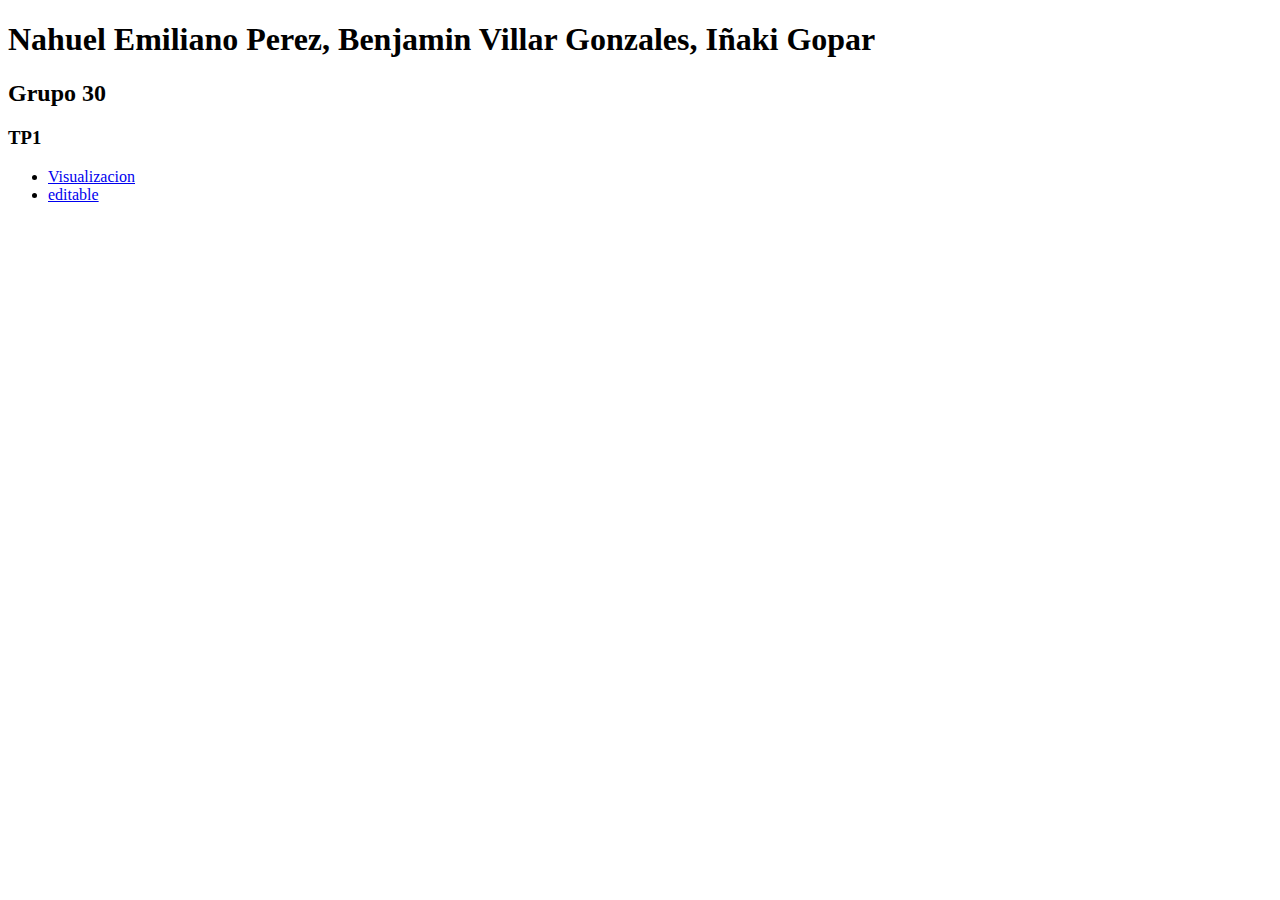
<file: index.html>
<!DOCTYPE html>
<html lang="en">
<head>
    <meta charset="UTF-8">
    <meta name="viewport" content="width=device-width, initial-scale=1.0">
    <title>TP1</title>
</head>
<body>
    <h1>Nahuel Emiliano Perez, Benjamin Villar Gonzales, Iñaki Gopar</h1>
    <h2>Grupo 30</h2> 
    <h3>TP1</h3>
    <ul>
        <li><a href="https://www.figma.com/proto/dVZioVeIwwPge4iTc2EvKW/Dise%C3%B1os-Interfaces-de-Usuario?node-id=85-233&node-type=canvas&t=HkCkesDAXvj5u8Lv-0&scaling=scale-down-width&content-scaling=fixed&page-id=85%3A222&starting-point-node-id=289%3A675">Visualizacion</a></li> 

        <li><a href="https://www.figma.com/design/dVZioVeIwwPge4iTc2EvKW/Dise%C3%B1os-Interfaces-de-Usuario?node-id=344-742&node-type=frame&t=DrcZSxIO8GKsoEEw-0">editable</a></li> 
    </ul>
</body>
</html>
</file>
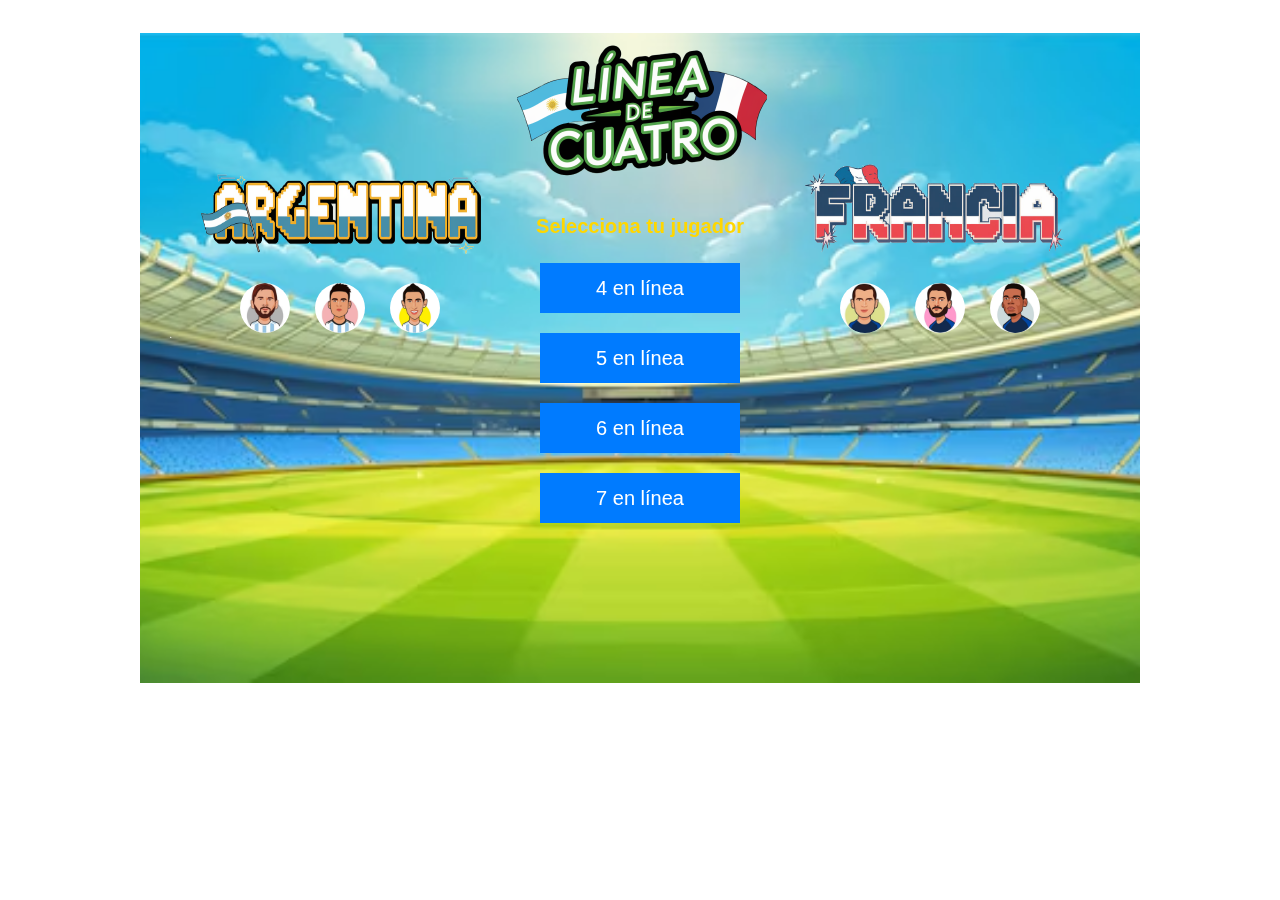
<file: Game-demo/index.html>
<!DOCTYPE html>
<html lang="en">
    <head>
        <meta charset="UTF-8">
        <meta name="viewport" content="width=device-width, initial-scale=1.0">
        <link rel="stylesheet" href="style.css">
        <title>Canvas</title>
    </head>
    <body>
        <canvas width="1000px" height="650px" id="canvas"></canvas>
    </body>

    <script src="js/Dibujable.js"></script>
    <script src="js/Ficha.js"></script>
    <script src="js/Tablero.js"></script>
    <script src="js/Juego.js"></script>
    <script src="js/components/MensajeFinal.js"></script>
    <script src="js/components/ZonaLanzar.js"></script>
    <script src="js/components/BotonJugarDeNuevo.js"></script>
    <script src="js/components/Temporizador.js"></script>
    <script src="js/Menu.js"></script>
    <script src="js/Reglas.js"></script>
    <script src="js/Main.js"></script>
    
</html>
</file>
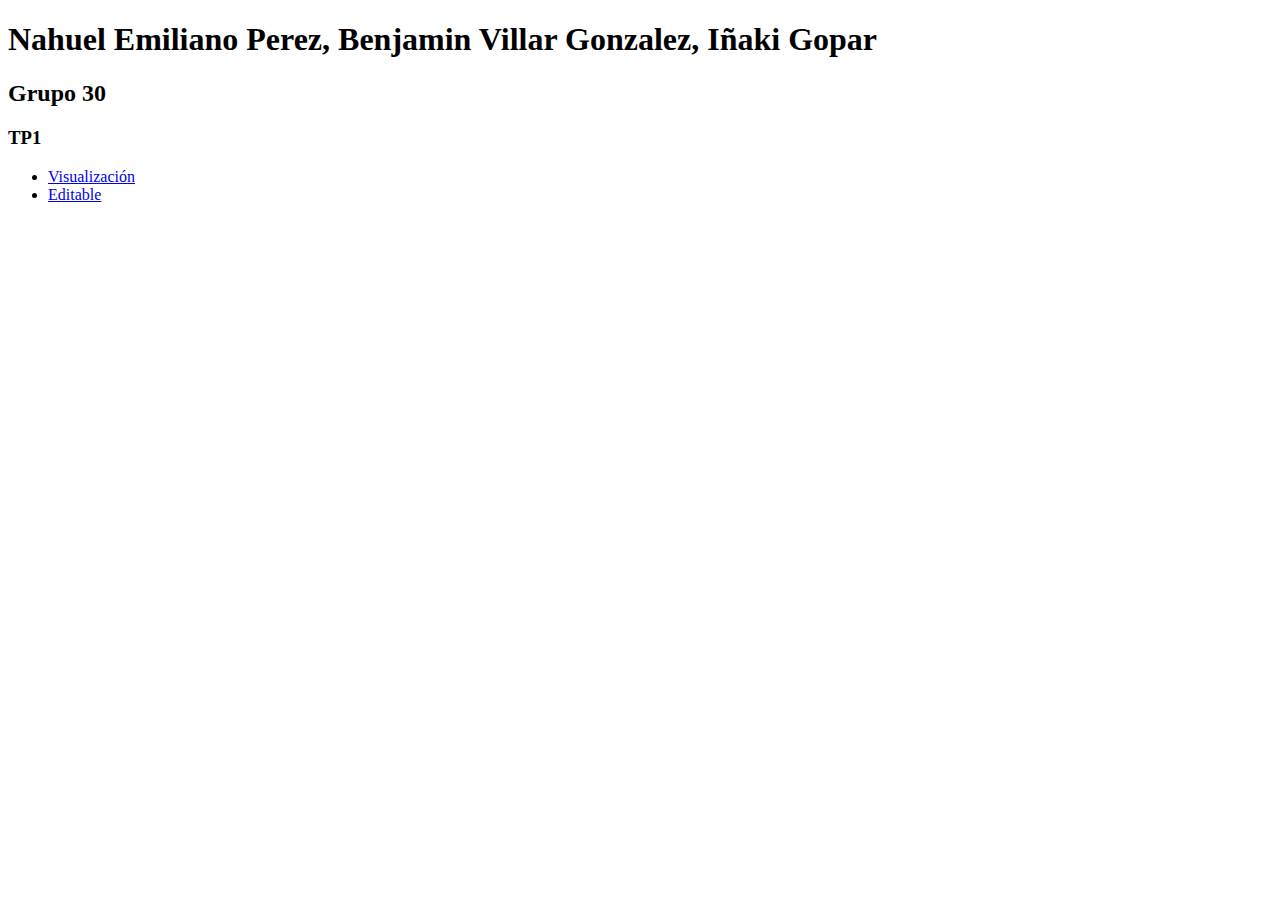
<file: TP1/index.html>
<!DOCTYPE html>
<html lang="en">
<head>
    <meta charset="UTF-8">
    <meta name="viewport" content="width=device-width, initial-scale=1.0">
    <title>TP1</title>
</head>
<body>
    <h1>Nahuel Emiliano Perez, Benjamin Villar Gonzalez, Iñaki Gopar</h1>
    <h2>Grupo 30</h2> 
    <h3>TP1</h3>
    <ul>
        <li><a href="https://www.figma.com/proto/dVZioVeIwwPge4iTc2EvKW/Dise%C3%B1os-Interfaces-de-Usuario?node-id=289-675&node-type=frame&t=DrcZSxIO8GKsoEEw-0&scaling=min-zoom&content-scaling=fixed&page-id=85%3A222&starting-point-node-id=289%3A675">Visualización</a></li>
        <li><a href="https://www.figma.com/design/dVZioVeIwwPge4iTc2EvKW/Dise%C3%B1os-Interfaces-de-Usuario?node-id=344-742&node-type=frame&t=DrcZSxIO8GKsoEEw-0">Editable</a></li> 
    </ul>
</body>
</html>
</file>
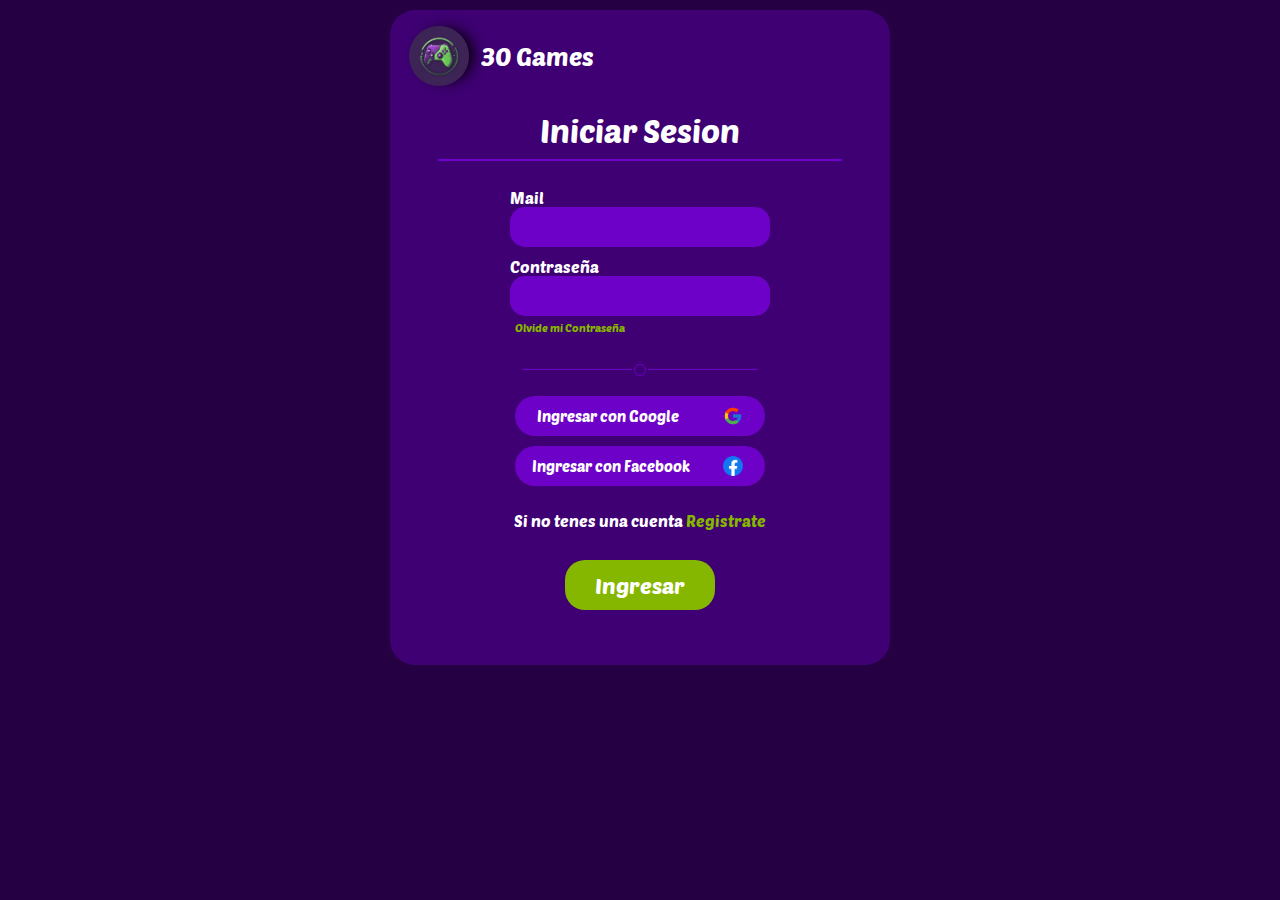
<file: TP3/index.html>
<!DOCTYPE html>
<html lang="en">
<head>
    <meta charset="UTF-8">
    <meta name="viewport" content="width=device-width, initial-scale=1.0">
    <link rel="preconnect" href="https://fonts.googleapis.com">
    <link rel="preconnect" href="https://fonts.gstatic.com" crossorigin>
    <link href="https://fonts.googleapis.com/css2?family=Poetsen+One&display=swap" rel="stylesheet">
    <link rel="stylesheet" href="css/var.css">
    <link rel="stylesheet" href="css/global.css">
    <link rel="stylesheet" href="./css/icons.css">
    <link rel="stylesheet" href="css/form.css">
    <link rel="stylesheet" href="css/spinner.css">
    <title>30 Games</title>
</head>
<body>

    <div class="main-content">

        <form action="">
            <div class="logo-form">
                <figure>
                </figure>
                <p>30 Games</p>
            </div>
    
            <h1>Iniciar Sesion</h1>
    
            <div class="line"></div>
    
            <div class="input-form">
                <div class="input-form-container">
                    <label>Mail</label>
                    <input type="email">
                </div>
            </div>
    
            <div class="input-form">
                <div class="input-form-container">
                    <label>Contraseña</label>
                    <input type="text">
                </div>
                <p>Olvide mi Contraseña</p>
            </div>
    
            <div class="separator">
                <div class="separator-line"></div>
                <div class="separator-circle"></div>
                <div class="separator-line"></div>
            </div>
    
            <div class="login-button-container">
                <button>
                    Ingresar con Google
                    <figure class="logo-google"></figure>
                </button>
        
                <button>
                    Ingresar con Facebook
                    <figure class="logo-facebook"></figure>
                </button>
            </div>
    
            <div class="register">
                <p>Si no tenes una cuenta  <a href="./templates/register.html">Registrate</a></p>
            </div>
    
            <div class="sing-in">
                <button>
                    <span class="text-button">Ingresar</span>
                    <span class="play-text">A Jugar!</span>
                </button>
                
            </div>
            
        </form>
    </div>
    
    <div class="spinner"></div>
    <div class="loading-percent">0%</div>

    <script src="js/spinner.js"></script>
</body>
</html>
</file>
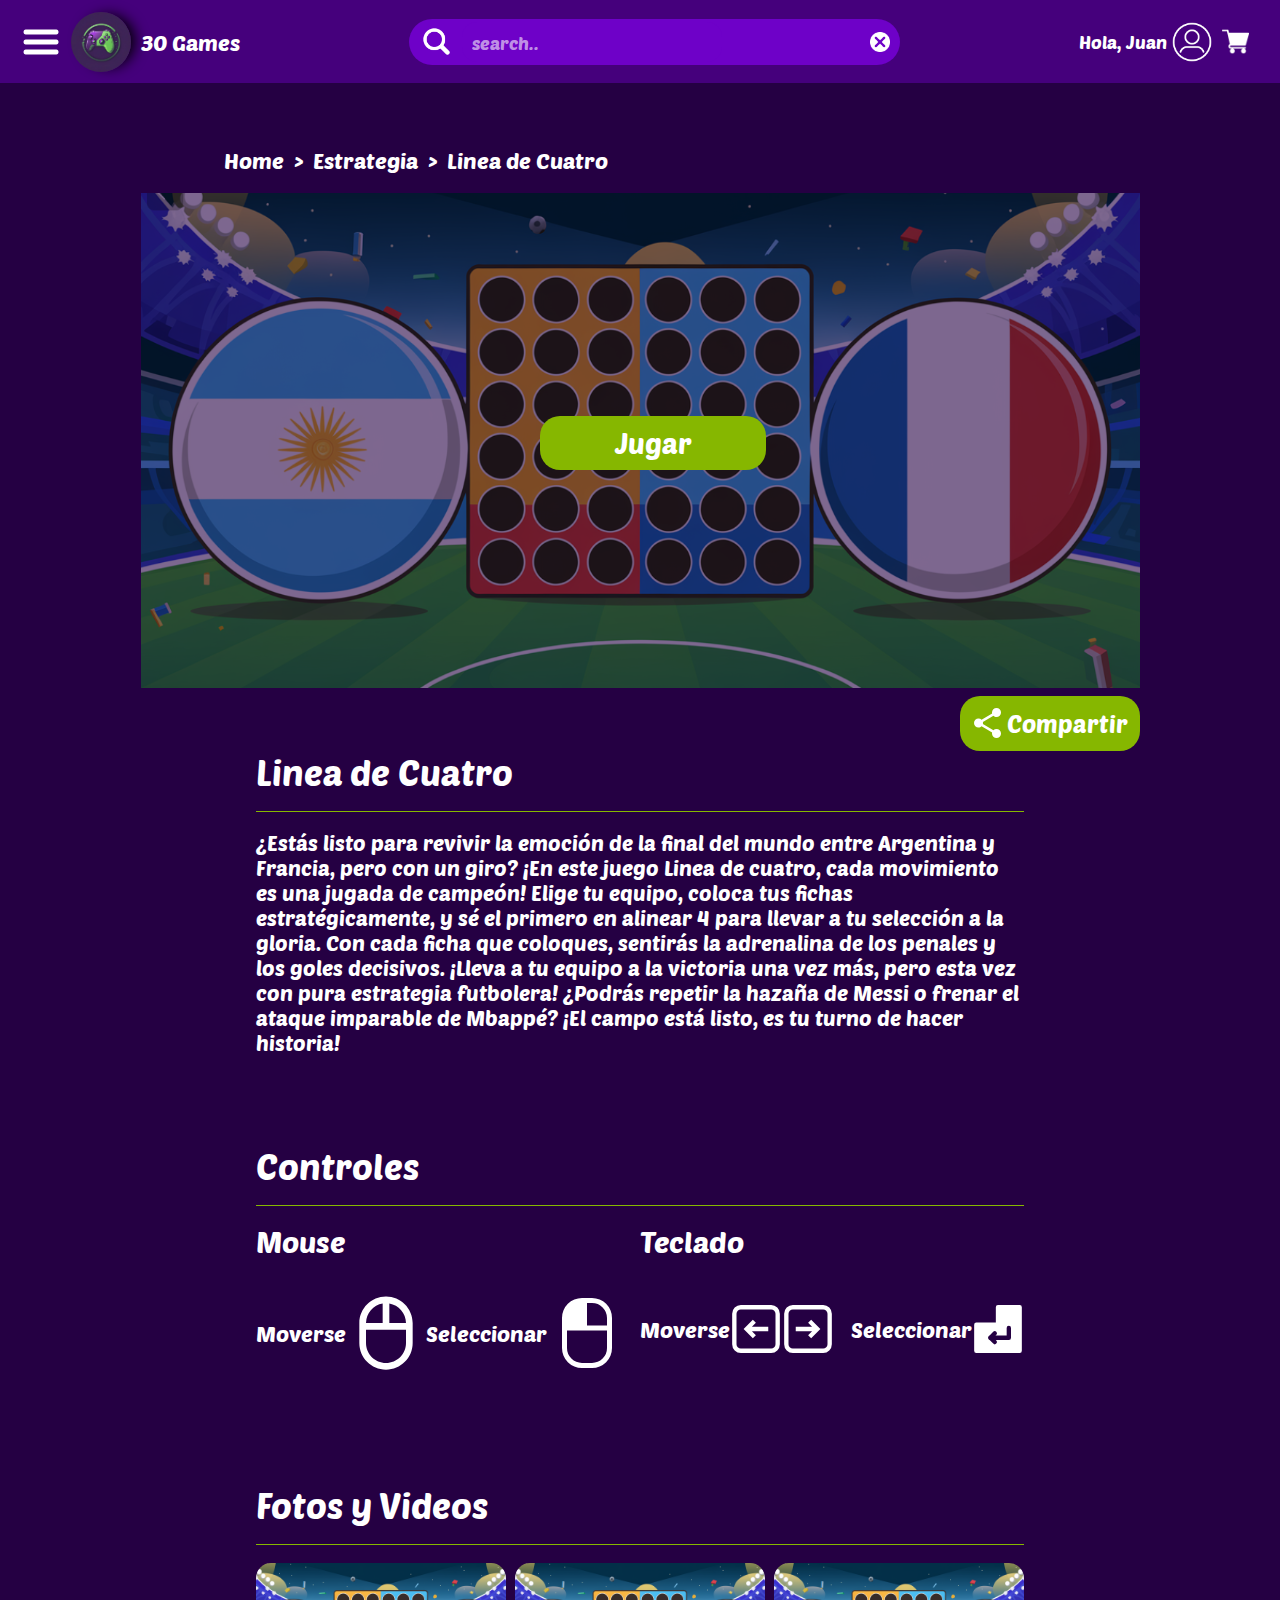
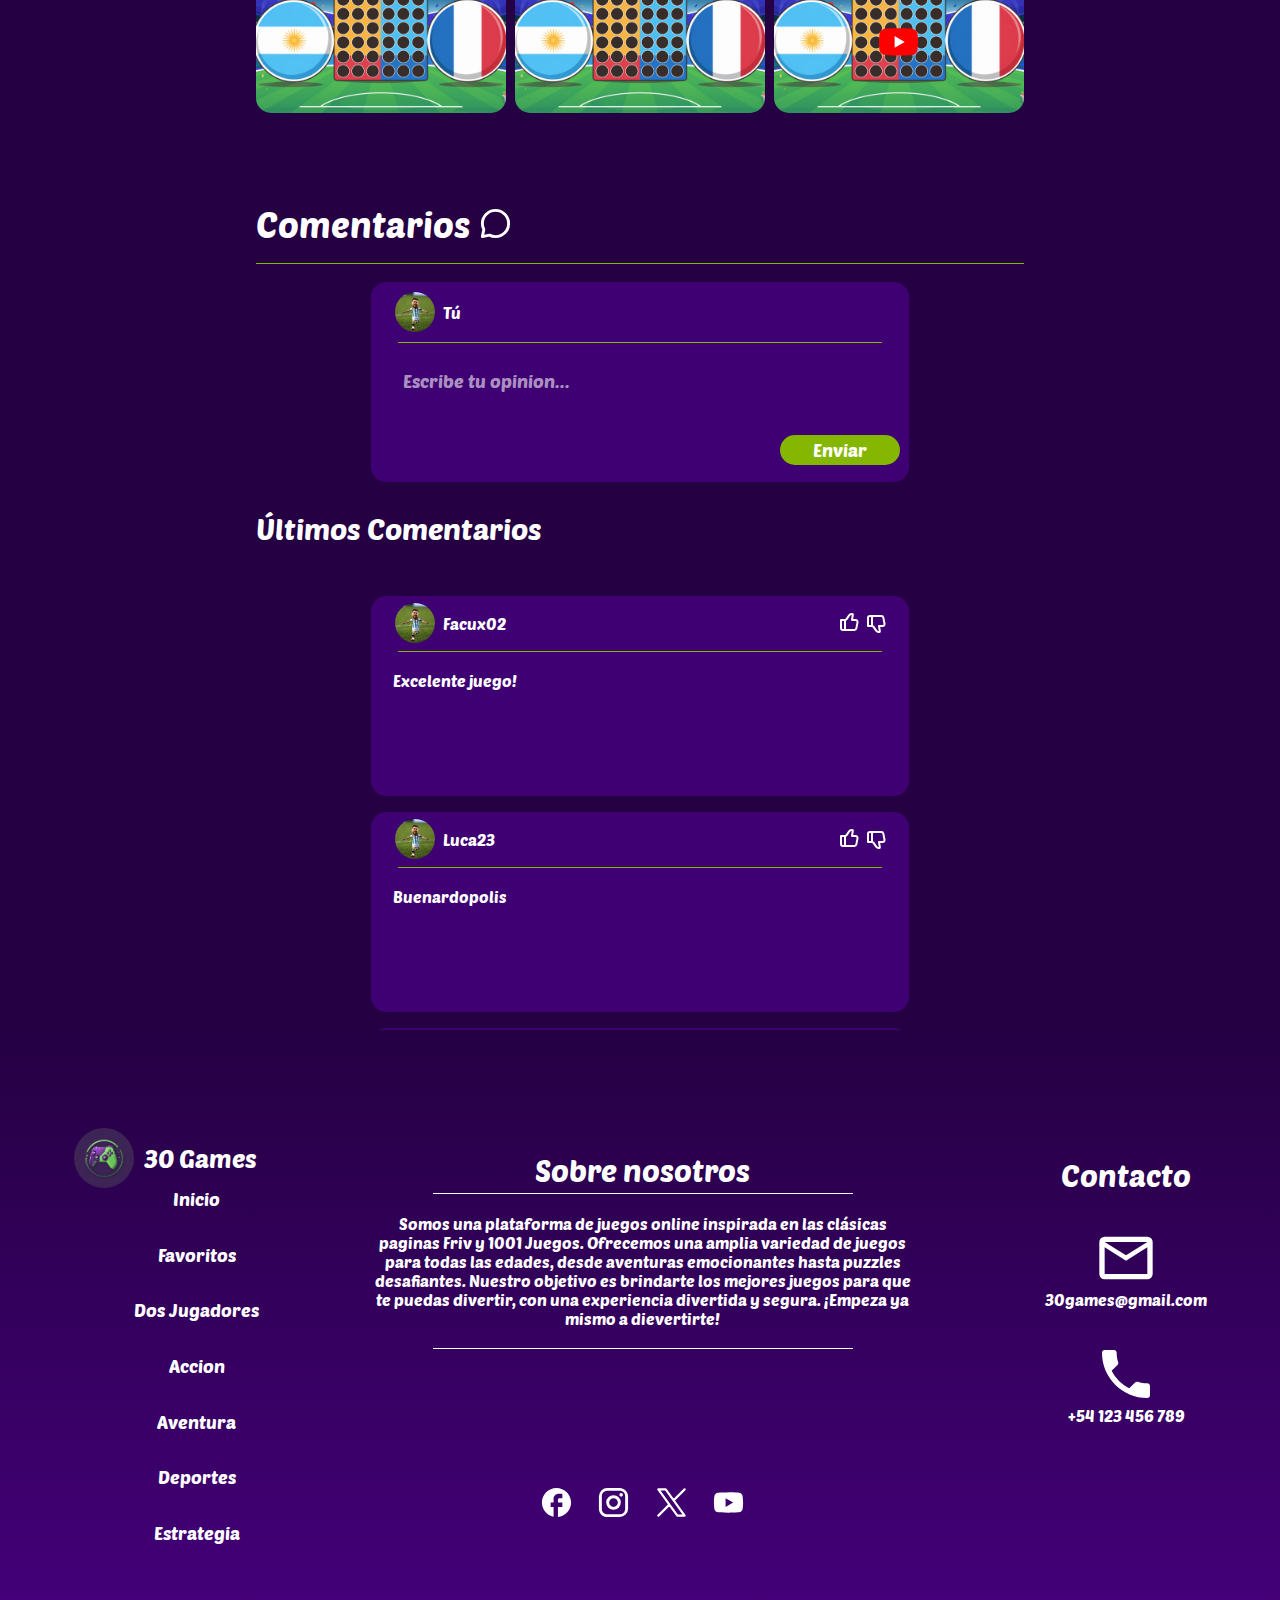
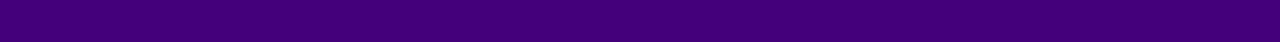
<file: TP2/templates/game.html>
<!DOCTYPE html>
<html lang="en">
    <head>
        <meta charset="UTF-8">
        <meta name="viewport" content="width=device-width, initial-scale=1.0">
        <title>30 Games</title>
        <link rel="preconnect" href="https://fonts.googleapis.com">
        <link rel="preconnect" href="https://fonts.gstatic.com" crossorigin>
        <link href="https://fonts.googleapis.com/css2?family=Poetsen+One&display=swap" rel="stylesheet">
        <link rel="stylesheet" href="../css/var.css">
        <link rel="stylesheet" href="../css/global.css">
        <link rel="stylesheet" href="../css/icons.css">
        <link rel="stylesheet" href="../css/spinner.css">
        <link rel="stylesheet" href="../css/nav.css">
        <link rel="stylesheet" href="../css/game.css">
        <link rel="stylesheet" href="../css/footer.css">
    </head>
    <body>
        <header>
            <div class="header-left">
                <figure class="hamburger-icon"></figure>

                <div class="logo">
                    <figure class="img-logo"></figure>
                    <p>30 Games</p>
                </div>
            </div>

            <div class="search">
                <figure class="lens"></figure>
                <input id="search" type="text" placeholder="search..">
                <figure id="cancel" class="cancel"></figure>
            </div>

            <div class="user-section">
                <p>Hola, Juan</p>
                <figure class="profile-logo"></figure>
                <figure class="cart"></figure>
            </div>
        </header>
        <div class="toggle-menu-container">   
            <nav class="menu">
                <div class="menu-item">
                    <span class="fa-solid--home"></span>
                    <p>Inicio</p>
                </div>

                <div class="menu-item">
                    <span class="noto-v1--glowing-star"></span>
                    <p>Favoritos</p>
                </div>

                <div class="menu-item">
                    <span class="ri--group-line"></span>
                    <p>Dos jugadores</p>
                </div>

                <div class="menu-item">
                    <span class="emojione--crossed-swords"></span>
                    <p>Accion</p>
                </div>

                <div class="menu-item">
                    <span class="noto--compass"></span>
                    <p>Aventura</p>
                </div>

                <div class="menu-item">
                    <span class="emojione--soccer-ball"></span>
                    <p>Deportes</p>
                </div>
                
                <div class="menu-item">
                    <span class="noto--chess-pawn"></span>
                    <p>Estrategia</p>
                </div>
            </nav>
            <div class="user-menu">

                <div class="user-menu-header">
                    <figure class="user-profile-img"></figure>
                    <p>Juan Perez</p>
                </div>

                <div class="line-white"></div>

                <div class="user-menu-item">
                    <span class="heroicons--user-16-solid"></span>
                    <p>Mi Perfil</p>
                </div>

                <div class="user-menu-item" >
                    <span class="noto-v1--glowing-star"></span>
                    <p>Mis Favoritos</p>
                </div>

                <div class="user-menu-item">
                    <span class="mdi--cart"></span>
                    <p>Mi Carrito</p>
                </div>

                <div class="user-menu-item">
                    <span class="ion--game-controller-outline"></span>
                    <p>Mis Juegos</p>
                </div>

                <div class="user-menu-item">
                    <span class="carbon--settings"></span>
                    <p>Configuración</p>
                </div>

                <div class="line-white"></div>

                <div class="user-menu-item">
                    <span class="game-icons--exit-door"></span>
                    <p id="exit">Cerrar Sesión</p>
                </div>
            </div>
        </div>
        <main class="main-content">

            <div class="breadcrumbs">
                <a href="../templates/home.html">Home</a>
                <p>></p>
                <a href="#">Estrategia</a>
                <p>></p>
                <a href="../templates/game.html">Linea de Cuatro</a>
            </div>

            <section class="game-section">
                <div class="game">
                    <button id="play-game">
                        <span class="text">Jugar</span>
                        <span class="entypo--game-controller"></span>
                    </button>
                </div>
            </section>

            <div class="share-button-container">
                <button>
                    <span class="material-symbols--share"></span>
                    Compartir
                </button>
            </div>

            <section class="game-description">
                <h2>Linea de Cuatro</h2>
                <div class="green-line"></div>
                <p>
                    ¿Estás listo para revivir la emoción de la final del mundo entre Argentina y Francia,
                    pero con un giro? ¡En este juego Linea de cuatro, cada movimiento es una jugada de campeón! 
                    Elige tu equipo, coloca tus fichas estratégicamente, y sé el primero en alinear 4 para llevar 
                    a tu selección a la gloria. Con cada ficha que coloques, sentirás la adrenalina de los penales
                    y los goles decisivos. ¡Lleva a tu equipo a la victoria una vez más, pero esta vez con pura estrategia
                    futbolera! ¿Podrás repetir la hazaña de Messi o frenar el ataque imparable de Mbappé? 
                    ¡El campo está listo, es tu turno de hacer historia!
                </p>
            </section>
            <section class="game-controls">

                <h3>Controles</h3>

                <div class="green-line"></div>

                <div class="controls">
                    <div class="mouse">
                        <h4>Mouse</h4>
                        <div class="mouse-controls">
                            <h5>Moverse</h5>
                            <span class="ic--outline-mouse"></span>
                            <h5>Seleccionar</h5>
                            <span class="ph--mouse-left-click-fill"></span>
                        </div>
                    </div>
                    
                    <div class="keyboard">
                        <h4>Teclado</h4>
                        <div class="keyboard-controls">
                            <h5>Moverse</h5>
                            <span class="gg--arrow-left-r"></span>
                            <span class="gg--arrow-right-r"></span>
                            <h5>Seleccionar</h5>
                            <span class="icon-park-solid--enter-key"></span>
                        </div>
                    </div>
                </div>
            </section>
            <section class="game-gallery">
                <h3>Fotos y Videos</h3>

                <div class="green-line"></div>

                <div class="gallery">
                    <div class="photo-game"></div>
                    <div class="photo-game"></div>
                    <div class="video-game">
                        <span class="logos--youtube-icon"></span>
                    </div>
                </div>

            </section>
            <section class="comments">

                <h3>Comentarios <span class="iconamoon--comment"></span></h3>

                <div class="green-line"></div>

                <div class="box-comment">
                    <div class="box-comment-header">
                        <figure class="user-img"></figure>
                        <p>Tú</p>
                    </div>

                    <div class="box-comment-line"></div>

                    <div class="comment">
                        <input type="text" placeholder="Escribe tu opinion...">
                        <button>Enviar</button>
                    </div>
                </div>

                <h4>Últimos Comentarios</h4>

                <div class="community-comments">

                    <div class="box-comment">
                        <div class="box-comment-header">
                            <div class="user-info">
                                <figure class="user-img"></figure>
                                <p>Facux02</p>
                            </div>

                            <div class="button-like-dislike-container">
                                <span class="iconamoon--like"></span>
                                <span class="iconamoon--dislike"></span>
                            </div>
                        </div>
    
                        <div class="box-comment-line"></div>
    
                        <div class="comment">
                            <p>Excelente juego!</p>
                        </div>
                    </div>

                    <div class="box-comment">
                        <div class="box-comment-header">

                            <div class="user-info">
                                <figure class="user-img"></figure>
                                <p>Luca23</p>
                            </div>
                            
                            <div class="button-like-dislike-container">
                                <span class="iconamoon--like"></span>
                                <span class="iconamoon--dislike"></span>
                            </div>
                        </div>
    
                        <div class="box-comment-line"></div>
    
                        <div class="comment">
                            <p>Buenardopolis</p>
                        </div>
                    </div>

                    <div class="box-comment">
                        <div class="box-comment-header">

                            <div class="user-info">
                                <figure class="user-img"></figure>
                                <p>Juanceto01</p>
                            </div>

                            <div class="button-like-dislike-container">
                                <span class="iconamoon--like"></span>
                                <span class="iconamoon--dislike"></span>
                            </div>
                        </div>
    
                        <div class="box-comment-line"></div>
    
                        <div class="comment">
                            <p>La verdad pense que iba a ser mas divertido :/</p>
                        </div>
                    </div>

                    <div class="box-comment">
                        <div class="box-comment-header">

                            <div class="user-info">
                                <figure class="user-img"></figure>
                                <p>DragonGamer23</p>
                            </div>
                            
                            <div class="button-like-dislike-container">
                                <span class="iconamoon--like"></span>
                                <span class="iconamoon--dislike"></span>
                            </div>
                        </div>
    
                        <div class="box-comment-line"></div>
    
                        <div class="comment">
                            <p>Un vedadero J U E G A Z O</p>
                        </div>
                    </div>

                    <div class="box-comment">
                        <div class="box-comment-header">
                            <div class="user-info">
                                <figure class="user-img"></figure>
                                <p>DarkSoulHD</p>
                            </div>

                            <div class="button-like-dislike-container">
                                <span class="iconamoon--like"></span>
                                <span class="iconamoon--dislike"></span>
                            </div>
                        </div>
    
                        <div class="box-comment-line"></div>
    
                        <div class="comment">
                            <p>Godinesss</p>
                        </div>
                    </div>

                    <div class="box-comment">
                        <div class="box-comment-header">

                            <div class="user-info">
                                <figure class="user-img"></figure>
                                <p>Xeneize10</p>
                            </div>
                            
                            <div class="button-like-dislike-container">
                                <span class="iconamoon--like"></span>
                                <span class="iconamoon--dislike"></span>
                            </div>
                        </div>
    
                        <div class="box-comment-line"></div>
    
                        <div class="comment">
                            <p>Me gustaria que hagan uno de boca river!!</p>
                        </div>
                    </div>
                </div>

            </section>
        </main>

        <div class="spinner"></div>
        <div class="loading-percent">0%</div>

        <footer>
            <div class="footer-left">
                <div class="footer-logo">
                    <figure></figure>
                    <p>30 Games</p>
                </div>
                <nav class="footer-nav">
                    <ul>
                        <li>Inicio</li>
                        <li>Favoritos</li>
                        <li>Dos Jugadores</li>
                        <li>Accion</li>
                        <li>Aventura</li>
                        <li>Deportes</li>
                        <li>Estrategia</li>
                    </ul>
                </nav>
            </div>
            <div class="footer-middle">
                <div class="about-us">
                    <h3>Sobre nosotros</h3>
                    <div class="line"></div>
                    <p>
                        Somos una plataforma de juegos online inspirada en las clásicas paginas  Friv y 1001 Juegos.
                        Ofrecemos una amplia variedad de juegos para todas las edades, desde aventuras emocionantes hasta puzzles desafiantes.
                        Nuestro objetivo es brindarte los mejores juegos para que  te puedas divertir,
                        con una experiencia divertida y segura. ¡Empeza ya mismo a dievertirte!
                    </p>
                    <div class="line"></div>
                </div>
                
                <div class="social-media">
                    <span class="ic--baseline-facebook"></span>
                    <span class="mdi--instagram"></span>
                    <span class="hugeicons--new-twitter"></span>
                    <span class="mdi--youtube"></span>
                </div>
            </div>
            <div class="footer-right">

                <h3>Contacto</h3>

                <div class="mail">
                    <span class="material-symbols--mail-outline"></span>
                    <p>30games@gmail.com</p>
                </div>

                <div class="phone">
                    <span class="ic--baseline-phone"></span>
                    <p>+54 123 456 789</p>
                </div>

            </div>
        </footer>
        <script src="../js/nav.js"></script>
        <script src="../js/gameSection.js"></script>    
    </body>
</html>
</file>
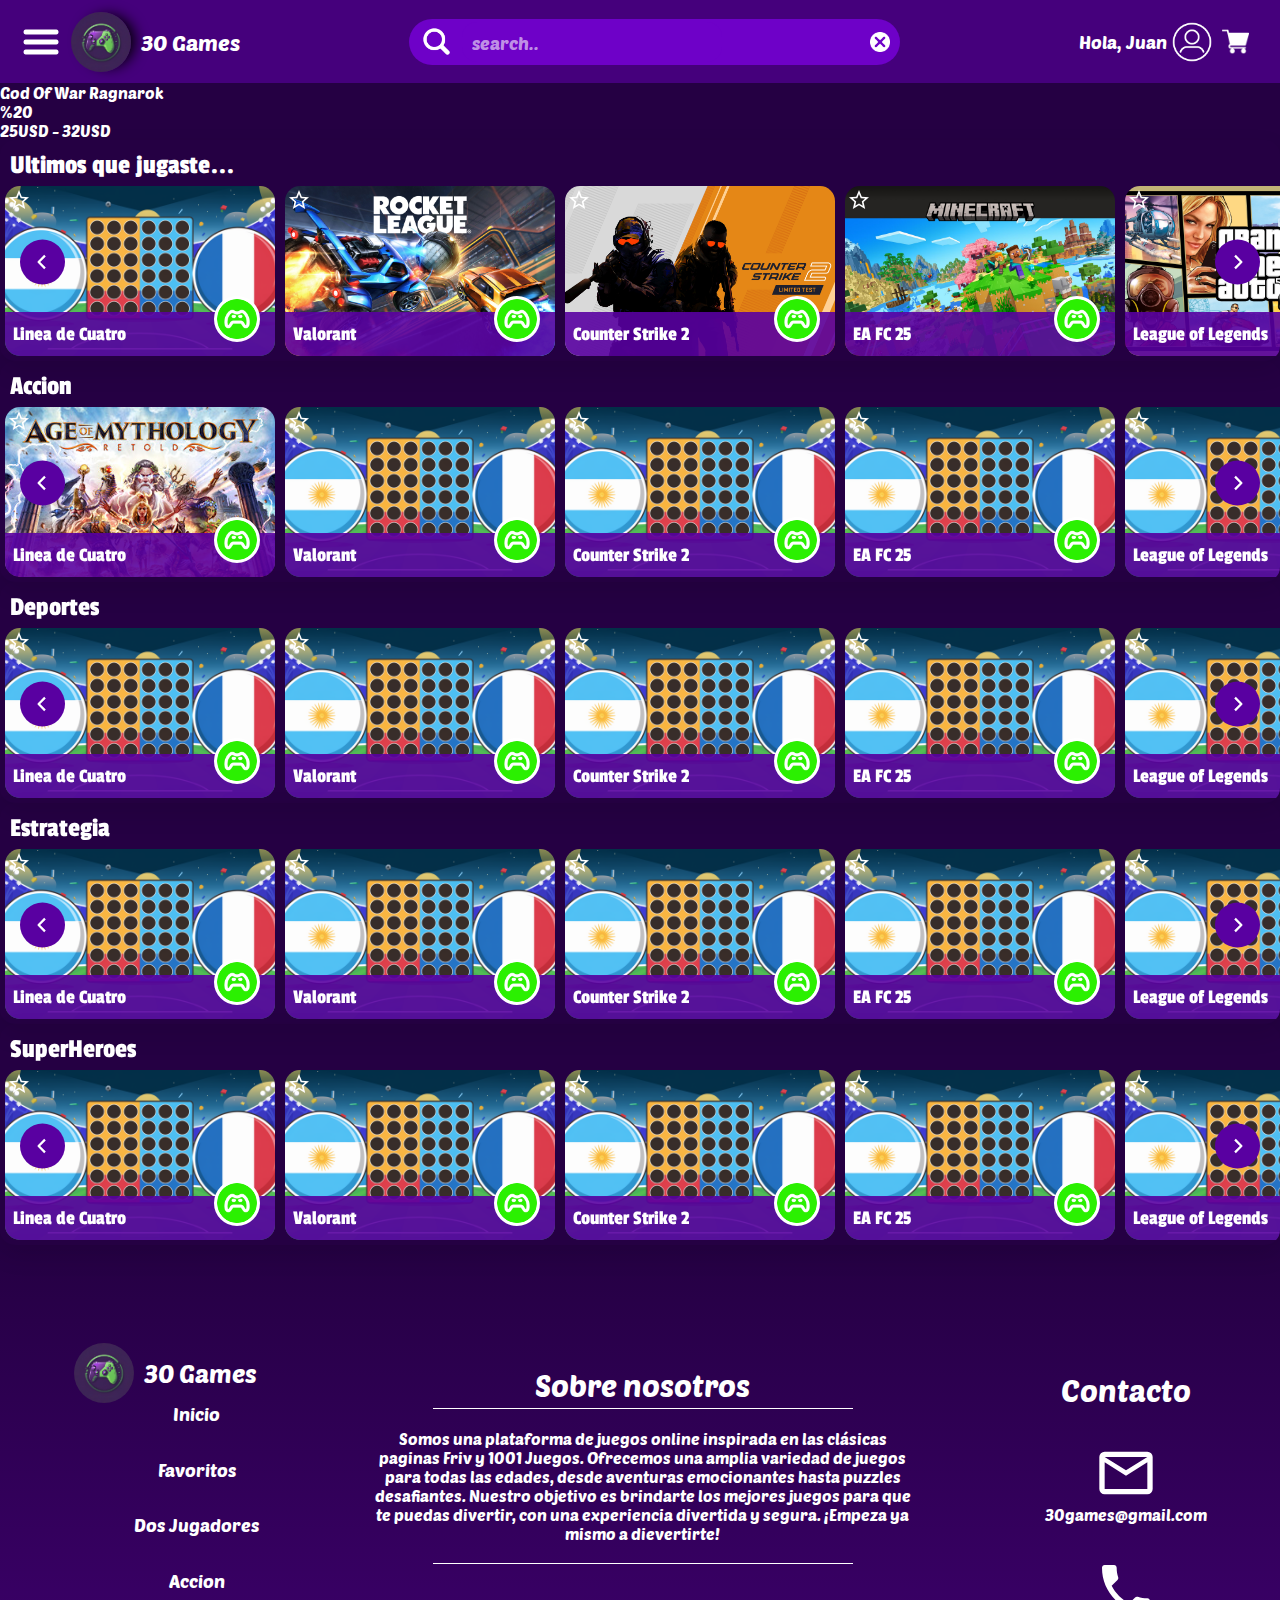
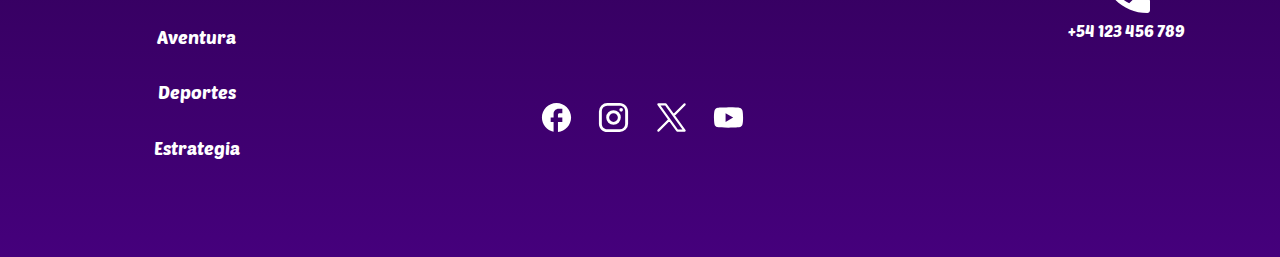
<file: TP2/templates/home.html>
<!DOCTYPE html>
<html lang="en">
    <head>
        <meta charset="UTF-8">
        <meta name="viewport" content="width=device-width, initial-scale=1.0">
        <link rel="preconnect" href="https://fonts.googleapis.com">
        <link rel="preconnect" href="https://fonts.gstatic.com" crossorigin>
        <link href="https://fonts.googleapis.com/css2?family=Poetsen+One&display=swap" rel="stylesheet">
        <link rel="preconnect" href="https://fonts.googleapis.com">
        <link rel="preconnect" href="https://fonts.gstatic.com/" crossorigin>
        <link href="https://fonts.googleapis.com/css2?family=Passion+One:wght@400;700;900&display=swap" rel="stylesheet">
        <link rel="stylesheet" href="../css/var.css">
        <link rel="stylesheet" href="../css/global.css">
        <link rel="stylesheet" href="../css/icons.css">
        <link rel="stylesheet" href="../css/spinner.css">
        <link rel="stylesheet" href="../css/home.css">
        <link rel="stylesheet" href="../css/nav.css">
        <link rel="stylesheet" href="../css/card.css">
        <link rel="stylesheet" href="../css/carrusel.css">
        <link rel="stylesheet" href="../css/footer.css">
        <title>30 Games</title>
    </head>
    <body>
        <header>
            <div class="header-left">
                <figure class="hamburger-icon"></figure>

                <div class="logo">
                    <figure class="img-logo"></figure>
                    <p>30 Games</p>
                </div>
            </div>

            <div class="search">
                <figure class="lens"></figure>
                <input id="search" type="text" placeholder="search..">
                <figure id="cancel" class="cancel"></figure>
            </div>

            <div class="user-section">
                <p>Hola, Juan</p>
                <figure class="profile-logo"></figure>
                <figure class="cart"></figure>
            </div>
        </header>
        <div class="toggle-menu-container">   
            <nav class="menu">
                <div class="menu-item">
                    <span class="fa-solid--home"></span>
                    <p>Inicio</p>
                </div>

                <div class="menu-item">
                    <span class="noto-v1--glowing-star"></span>
                    <p>Favoritos</p>
                </div>

                <div class="menu-item">
                    <span class="ri--group-line"></span>
                    <p>Dos jugadores</p>
                </div>

                <div class="menu-item">
                    <span class="emojione--crossed-swords"></span>
                    <p>Accion</p>
                </div>

                <div class="menu-item">
                    <span class="noto--compass"></span>
                    <p>Aventura</p>
                </div>

                <div class="menu-item">
                    <span class="emojione--soccer-ball"></span>
                    <p>Deportes</p>
                </div>
                
                <div class="menu-item">
                    <span class="noto--chess-pawn"></span>
                    <p>Estrategia</p>
                </div>
            </nav>
            <div class="user-menu">

                <div class="user-menu-header">
                    <figure class="user-profile-img"></figure>
                    <p>Juan Perez</p>
                </div>

                <div class="line-white"></div>

                <div class="user-menu-item">
                    <span class="heroicons--user-16-solid"></span>
                    <p>Mi Perfil</p>
                </div>

                <div class="user-menu-item" >
                    <span class="noto-v1--glowing-star"></span>
                    <p>Mis Favoritos</p>
                </div>

                <div class="user-menu-item">
                    <span class="mdi--cart"></span>
                    <p>Mi Carrito</p>
                </div>

                <div class="user-menu-item">
                    <span class="ion--game-controller-outline"></span>
                    <p>Mis Juegos</p>
                </div>

                <div class="user-menu-item">
                    <span class="carbon--settings"></span>
                    <p>Configuración</p>
                </div>

                <div class="line-white"></div>

                <div class="user-menu-item">
                    <span class="game-icons--exit-door"></span>
                    <p id="exit">Cerrar Sesión</p>
                </div>
            </div>
        </div>

        <main class="main-content">
            <section class="card-section">
                <div class="big-carrusel">
                    <div class="big-card">
                        <p>God Of War Ragnarok</p>
                        <div class="precio">
                            <p>%20</p>
                            <p>25USD - 32USD</p>
                        </div>
                    </div>
                </div>
                <div class="carrusel-container">
                    <p class="card-title">Ultimos que jugaste...</p>
                    <button class="prev-btn" id="pb1"><span class="weui--arrow-filled"></span></button>
                    <div class="carrusel" id="carrusel1">
                        <div class="card">
                            <div class="fav">
                                <span class="favoriteStar mdi--star-outline"></span>
                            </div>
                            <div class="card-bottom">
                                <p>Linea de Cuatro</p>
                                <div class="play-button">
                                </div>
                            </div>
                        </div>
                        <div class="card">
                            <div class="fav">
                                <span class="favoriteStar mdi--star-outline"></span>
                            </div>
                            <div class="card-bottom">
                                <p>Valorant</p>
                                <div class="play-button">
                                </div>
                            </div>
                        </div>
                        <div class="card">
                            <div class="fav">
                                <span class="favoriteStar mdi--star-outline"></span>
                            </div>
                            <div class="card-bottom">
                                <p>Counter Strike 2</p>
                                <div class="play-button">
                                </div>
                            </div>
                        </div>
                        <div class="card">
                            <div class="fav">
                                <span class="favoriteStar mdi--star-outline"></span>
                            </div>
                            <div class="card-bottom">
                                <p>EA FC 25</p>
                                <div class="play-button">
                                </div>
                            </div>
                        </div>
                        <div class="card">
                            <div class="fav">
                                <span class="favoriteStar mdi--star-outline"></span>
                            </div>
                            <div class="card-bottom">
                                <p>League of Legends</p>
                                <div class="play-button">
                                </div>
                            </div>
                        </div>
                        <div class="card">
                            <div class="fav">
                                <span class="favoriteStar mdi--star-outline"></span>
                            </div>
                            <div class="card-bottom">
                                <p>Rocket league</p>
                                <div class="play-button">
                                </div>
                            </div>
                        </div>
                        <div class="card">
                            <div class="fav">
                                <span class="favoriteStar mdi--star-outline"></span>
                            </div>
                            <div class="card-bottom">
                                <p>NBA 2K25</p>
                                <div class="play-button">
                                </div>
                            </div>
                        </div>
                        <div class="card">
                            <div class="fav">
                                <span class="favoriteStar mdi--star-outline"></span>
                            </div>
                            <div class="card-bottom">
                                <p>Silent Hill 2</p>
                                <div class="play-button">
                                </div>
                            </div>
                        </div>
                        <div class="card">
                            <div class="fav">
                                <span class="favoriteStar mdi--star-outline"></span>
                            </div>
                            <div class="card-bottom">
                                <p>Silent Hill 2</p>
                                <div class="play-button">
                                </div>
                            </div>
                        </div>
                        <div class="card">
                            <div class="fav">
                                <span class="favoriteStar mdi--star-outline"></span>
                            </div>
                            <div class="card-bottom">
                                <p>Linea de Cuatro</p>
                                <div class="play-button">
                                </div>
                            </div>
                        </div>
                        <div class="card">
                            <div class="fav">
                                <span class="favoriteStar mdi--star-outline"></span>
                            </div>
                            <div class="card-bottom">
                                <p>Linea de Cuatro</p>
                                <div class="play-button">
                                </div>
                            </div>
                        </div>
                        <div class="card">
                            <div class="fav">
                                <span class="favoriteStar mdi--star-outline"></span>
                            </div>
                            <div class="card-bottom">
                                <p>Linea de Cuatro</p>
                                <div class="play-button">
                                </div>
                            </div>
                        </div>
                        <div class="card">
                            <div class="fav">
                                <span class="favoriteStar mdi--star-outline"></span>
                            </div>
                            <div class="card-bottom">
                                <p>Linea de Cuatro</p>
                                <div class="play-button">
                                </div>
                            </div>
                        </div>
                        <div class="card">
                            <div class="fav">
                                <span class="favoriteStar mdi--star-outline"></span>
                            </div>
                            <div class="card-bottom">
                                <p>Linea de Cuatro</p>
                                <div class="play-button">
                                </div>
                            </div>
                        </div>
                        <div class="card">
                            <div class="fav">
                                <span class="favoriteStar mdi--star-outline"></span>
                            </div>
                            <div class="card-bottom">
                                <p>Linea de Cuatro</p>
                                <div class="play-button">
                                </div>
                            </div>
                        </div>
                        <div class="card">
                            <div class="fav">
                                <span class="favoriteStar mdi--star-outline"></span>
                            </div>
                            <div class="card-bottom">
                                <p>Linea de Cuatro</p>
                                <div class="play-button">
                                </div>
                            </div>
                        </div>
                        <div class="card">
                            <div class="fav">
                                <span class="favoriteStar mdi--star-outline"></span>
                            </div>
                            <div class="card-bottom">
                                <p>Linea de Cuatro</p>
                                <div class="play-button">
                                </div>
                            </div>
                        </div>
                        <div class="card">
                            <div class="fav">
                                <span class="favoriteStar mdi--star-outline"></span>
                            </div>
                            <div class="card-bottom">
                                <p>Linea de Cuatro</p>
                                <div class="play-button">
                                </div>
                            </div>
                        </div>
                        <div class="card">
                            <div class="fav">
                                <span class="favoriteStar mdi--star-outline"></span>
                            </div>
                            <div class="card-bottom">
                                <p>Linea de Cuatro</p>
                                <div class="play-button">
                                </div>
                            </div>
                        </div>

                    </div>
                    <button class="next-btn" id="nb1"><span class="weui--arrow-filled2"></span></button>
                </div>
                <div class="carrusel-container">
                    <p class="card-title">Accion</p>
                    <button class="prev-btn" id="pb2"><span class="weui--arrow-filled"></span></button>
                    <div class="carrusel" id="carrusel2">
                        <div class="card">
                            <div class="fav">
                                <span class="favoriteStar mdi--star-outline"></span>
                            </div>
                            <div class="card-bottom">
                                <p>Linea de Cuatro</p>
                                <div class="play-button">
                                </div>
                            </div>
                        </div>
                        <div class="card">
                            <div class="fav">
                                <span class="favoriteStar mdi--star-outline"></span>
                            </div>
                            <div class="card-bottom">
                                <p>Valorant</p>
                                <div class="play-button">
                                </div>
                            </div>
                        </div>
                        <div class="card">
                            <div class="fav">
                                <span class="favoriteStar mdi--star-outline"></span>
                            </div>
                            <div class="card-bottom">
                                <p>Counter Strike 2</p>
                                <div class="play-button">
                                </div>
                            </div>
                        </div>
                        <div class="card">
                            <div class="fav">
                                <span class="favoriteStar mdi--star-outline"></span>
                            </div>
                            <div class="card-bottom">
                                <p>EA FC 25</p>
                                <div class="play-button">
                                </div>
                            </div>
                        </div>
                        <div class="card">
                            <div class="fav">
                                <span class="favoriteStar mdi--star-outline"></span>
                            </div>
                            <div class="card-bottom">
                                <p>League of Legends</p>
                                <div class="play-button">
                                </div>
                            </div>
                        </div>
                        <div class="card">
                            <div class="fav">
                                <span class="favoriteStar mdi--star-outline"></span>
                            </div>
                            <div class="card-bottom">
                                <p>Rocket league</p>
                                <div class="play-button">
                                </div>
                            </div>
                        </div>
                        <div class="card">
                            <div class="fav">
                                <span class="favoriteStar mdi--star-outline"></span>
                            </div>
                            <div class="card-bottom">
                                <p>NBA 2K25</p>
                                <div class="play-button">
                                </div>
                            </div>
                        </div>
                        <div class="card">
                            <div class="fav">
                                <span class="favoriteStar mdi--star-outline"></span>
                            </div>
                            <div class="card-bottom">
                                <p>Silent Hill 2</p>
                                <div class="play-button">
                                </div>
                            </div>
                        </div>
                        <div class="card">
                            <div class="fav">
                                <span class="favoriteStar mdi--star-outline"></span>
                            </div>
                            <div class="card-bottom">
                                <p>Silent Hill 2</p>
                                <div class="play-button">
                                </div>
                            </div>
                        </div>
                        <div class="card">
                            <div class="fav">
                                <span class="favoriteStar mdi--star-outline"></span>
                            </div>
                            <div class="card-bottom">
                                <p>Linea de Cuatro</p>
                                <div class="play-button">
                                </div>
                            </div>
                        </div>
                        <div class="card">
                            <div class="fav">
                                <span class="favoriteStar mdi--star-outline"></span>
                            </div>
                            <div class="card-bottom">
                                <p>Linea de Cuatro</p>
                                <div class="play-button">
                                </div>
                            </div>
                        </div>
                        <div class="card">
                            <div class="fav">
                                <span class="favoriteStar mdi--star-outline"></span>
                            </div>
                            <div class="card-bottom">
                                <p>Linea de Cuatro</p>
                                <div class="play-button">
                                </div>
                            </div>
                        </div>
                        <div class="card">
                            <div class="fav">
                                <span class="favoriteStar mdi--star-outline"></span>
                            </div>
                            <div class="card-bottom">
                                <p>Linea de Cuatro</p>
                                <div class="play-button">
                                </div>
                            </div>
                        </div>
                        <div class="card">
                            <div class="fav">
                                <span class="favoriteStar mdi--star-outline"></span>
                            </div>
                            <div class="card-bottom">
                                <p>Linea de Cuatro</p>
                                <div class="play-button">
                                </div>
                            </div>
                        </div>
                        <div class="card">
                            <div class="fav">
                                <span class="favoriteStar mdi--star-outline"></span>
                            </div>
                            <div class="card-bottom">
                                <p>Linea de Cuatro</p>
                                <div class="play-button">
                                </div>
                            </div>
                        </div>
                        <div class="card">
                            <div class="fav">
                                <span class="favoriteStar mdi--star-outline"></span>
                            </div>
                            <div class="card-bottom">
                                <p>Linea de Cuatro</p>
                                <div class="play-button">
                                </div>
                            </div>
                        </div>
                        <div class="card">
                            <div class="fav">
                                <span class="favoriteStar mdi--star-outline"></span>
                            </div>
                            <div class="card-bottom">
                                <p>Linea de Cuatro</p>
                                <div class="play-button">
                                </div>
                            </div>
                        </div>
                        <div class="card">
                            <div class="fav">
                                <span class="favoriteStar mdi--star-outline"></span>
                            </div>
                            <div class="card-bottom">
                                <p>Linea de Cuatro</p>
                                <div class="play-button">
                                </div>
                            </div>
                        </div>
                        <div class="card">
                            <div class="fav">
                                <span class="favoriteStar mdi--star-outline"></span>
                            </div>
                            <div class="card-bottom">
                                <p>Linea de Cuatro</p>
                                <div class="play-button">
                                </div>
                            </div>
                        </div>

                    </div>
                    <button class="next-btn" id="nb2"><span class="weui--arrow-filled2"></span></button>
                </div>
                <div class="carrusel-container">
                    <p class="card-title">Deportes</p>
                    <button class="prev-btn" id="pb3"><span class="weui--arrow-filled"></span></button>
                    <div class="carrusel" id="carrusel3">
                        <div class="card">
                            <div class="fav">
                                <span class="favoriteStar mdi--star-outline"></span>
                            </div>
                            <div class="card-bottom">
                                <p>Linea de Cuatro</p>
                                <div class="play-button">
                                </div>
                            </div>
                        </div>
                        <div class="card">
                            <div class="fav">
                                <span class="favoriteStar mdi--star-outline"></span>
                            </div>
                            <div class="card-bottom">
                                <p>Valorant</p>
                                <div class="play-button">
                                </div>
                            </div>
                        </div>
                        <div class="card">
                            <div class="fav">
                                <span class="favoriteStar mdi--star-outline"></span>
                            </div>
                            <div class="card-bottom">
                                <p>Counter Strike 2</p>
                                <div class="play-button">
                                </div>
                            </div>
                        </div>
                        <div class="card">
                            <div class="fav">
                                <span class="favoriteStar mdi--star-outline"></span>
                            </div>
                            <div class="card-bottom">
                                <p>EA FC 25</p>
                                <div class="play-button">
                                </div>
                            </div>
                        </div>
                        <div class="card">
                            <div class="fav">
                                <span class="favoriteStar mdi--star-outline"></span>
                            </div>
                            <div class="card-bottom">
                                <p>League of Legends</p>
                                <div class="play-button">
                                </div>
                            </div>
                        </div>
                        <div class="card">
                            <div class="fav">
                                <span class="favoriteStar mdi--star-outline"></span>
                            </div>
                            <div class="card-bottom">
                                <p>Rocket league</p>
                                <div class="play-button">
                                </div>
                            </div>
                        </div>
                        <div class="card">
                            <div class="fav">
                                <span class="favoriteStar mdi--star-outline"></span>
                            </div>
                            <div class="card-bottom">
                                <p>NBA 2K25</p>
                                <div class="play-button">
                                </div>
                            </div>
                        </div>
                        <div class="card">
                            <div class="fav">
                                <span class="favoriteStar mdi--star-outline"></span>
                            </div>
                            <div class="card-bottom">
                                <p>Silent Hill 2</p>
                                <div class="play-button">
                                </div>
                            </div>
                        </div>
                        <div class="card">
                            <div class="fav">
                                <span class="favoriteStar mdi--star-outline"></span>
                            </div>
                            <div class="card-bottom">
                                <p>Silent Hill 2</p>
                                <div class="play-button">
                                </div>
                            </div>
                        </div>
                        <div class="card">
                            <div class="fav">
                                <span class="favoriteStar mdi--star-outline"></span>
                            </div>
                            <div class="card-bottom">
                                <p>Linea de Cuatro</p>
                                <div class="play-button">
                                </div>
                            </div>
                        </div>
                        <div class="card">
                            <div class="fav">
                                <span class="favoriteStar mdi--star-outline"></span>
                            </div>
                            <div class="card-bottom">
                                <p>Linea de Cuatro</p>
                                <div class="play-button">
                                </div>
                            </div>
                        </div>
                        <div class="card">
                            <div class="fav">
                                <span class="favoriteStar mdi--star-outline"></span>
                            </div>
                            <div class="card-bottom">
                                <p>Linea de Cuatro</p>
                                <div class="play-button">
                                </div>
                            </div>
                        </div>
                        <div class="card">
                            <div class="fav">
                                <span class="favoriteStar mdi--star-outline"></span>
                            </div>
                            <div class="card-bottom">
                                <p>Linea de Cuatro</p>
                                <div class="play-button">
                                </div>
                            </div>
                        </div>
                        <div class="card">
                            <div class="fav">
                                <span class="favoriteStar mdi--star-outline"></span>
                            </div>
                            <div class="card-bottom">
                                <p>Linea de Cuatro</p>
                                <div class="play-button">
                                </div>
                            </div>
                        </div>
                        <div class="card">
                            <div class="fav">
                                <span class="favoriteStar mdi--star-outline"></span>
                            </div>
                            <div class="card-bottom">
                                <p>Linea de Cuatro</p>
                                <div class="play-button">
                                </div>
                            </div>
                        </div>
                        <div class="card">
                            <div class="fav">
                                <span class="favoriteStar mdi--star-outline"></span>
                            </div>
                            <div class="card-bottom">
                                <p>Linea de Cuatro</p>
                                <div class="play-button">
                                </div>
                            </div>
                        </div>
                        <div class="card">
                            <div class="fav">
                                <span class="favoriteStar mdi--star-outline"></span>
                            </div>
                            <div class="card-bottom">
                                <p>Linea de Cuatro</p>
                                <div class="play-button">
                                </div>
                            </div>
                        </div>
                        <div class="card">
                            <div class="fav">
                                <span class="favoriteStar mdi--star-outline"></span>
                            </div>
                            <div class="card-bottom">
                                <p>Linea de Cuatro</p>
                                <div class="play-button">
                                </div>
                            </div>
                        </div>
                        <div class="card">
                            <div class="fav">
                                <span class="favoriteStar mdi--star-outline"></span>
                            </div>
                            <div class="card-bottom">
                                <p>Linea de Cuatro</p>
                                <div class="play-button">
                                </div>
                            </div>
                        </div>

                    </div>
                    <button class="next-btn" id="nb3"><span class="weui--arrow-filled2"></span></button>
                </div>
                <div class="carrusel-container">
                    <p class="card-title">Estrategia</p>
                    <button class="prev-btn" id="pb4"><span class="weui--arrow-filled"></span></button>
                    <div class="carrusel" id="carrusel4">
                        <div class="card">
                            <div class="fav">
                                <span class="favoriteStar mdi--star-outline"></span>
                            </div>
                            <div class="card-bottom">
                                <p>Linea de Cuatro</p>
                                <div class="play-button">
                                </div>
                            </div>
                        </div>
                        <div class="card">
                            <div class="fav">
                                <span class="favoriteStar mdi--star-outline"></span>
                            </div>
                            <div class="card-bottom">
                                <p>Valorant</p>
                                <div class="play-button">
                                </div>
                            </div>
                        </div>
                        <div class="card">
                            <div class="fav">
                                <span class="favoriteStar mdi--star-outline"></span>
                            </div>
                            <div class="card-bottom">
                                <p>Counter Strike 2</p>
                                <div class="play-button">
                                </div>
                            </div>
                        </div>
                        <div class="card">
                            <div class="fav">
                                <span class="favoriteStar mdi--star-outline"></span>
                            </div>
                            <div class="card-bottom">
                                <p>EA FC 25</p>
                                <div class="play-button">
                                </div>
                            </div>
                        </div>
                        <div class="card">
                            <div class="fav">
                                <span class="favoriteStar mdi--star-outline"></span>
                            </div>
                            <div class="card-bottom">
                                <p>League of Legends</p>
                                <div class="play-button">
                                </div>
                            </div>
                        </div>
                        <div class="card">
                            <div class="fav">
                                <span class="favoriteStar mdi--star-outline"></span>
                            </div>
                            <div class="card-bottom">
                                <p>Rocket league</p>
                                <div class="play-button">
                                </div>
                            </div>
                        </div>
                        <div class="card">
                            <div class="fav">
                                <span class="favoriteStar mdi--star-outline"></span>
                            </div>
                            <div class="card-bottom">
                                <p>NBA 2K25</p>
                                <div class="play-button">
                                </div>
                            </div>
                        </div>
                        <div class="card">
                            <div class="fav">
                                <span class="favoriteStar mdi--star-outline"></span>
                            </div>
                            <div class="card-bottom">
                                <p>Silent Hill 2</p>
                                <div class="play-button">
                                </div>
                            </div>
                        </div>
                        <div class="card">
                            <div class="fav">
                                <span class="favoriteStar mdi--star-outline"></span>
                            </div>
                            <div class="card-bottom">
                                <p>Silent Hill 2</p>
                                <div class="play-button">
                                </div>
                            </div>
                        </div>
                        <div class="card">
                            <div class="fav">
                                <span class="favoriteStar mdi--star-outline"></span>
                            </div>
                            <div class="card-bottom">
                                <p>Linea de Cuatro</p>
                                <div class="play-button">
                                </div>
                            </div>
                        </div>
                        <div class="card">
                            <div class="fav">
                                <span class="favoriteStar mdi--star-outline"></span>
                            </div>
                            <div class="card-bottom">
                                <p>Linea de Cuatro</p>
                                <div class="play-button">
                                </div>
                            </div>
                        </div>
                        <div class="card">
                            <div class="fav">
                                <span class="favoriteStar mdi--star-outline"></span>
                            </div>
                            <div class="card-bottom">
                                <p>Linea de Cuatro</p>
                                <div class="play-button">
                                </div>
                            </div>
                        </div>
                        <div class="card">
                            <div class="fav">
                                <span class="favoriteStar mdi--star-outline"></span>
                            </div>
                            <div class="card-bottom">
                                <p>Linea de Cuatro</p>
                                <div class="play-button">
                                </div>
                            </div>
                        </div>
                        <div class="card">
                            <div class="fav">
                                <span class="favoriteStar mdi--star-outline"></span>
                            </div>
                            <div class="card-bottom">
                                <p>Linea de Cuatro</p>
                                <div class="play-button">
                                </div>
                            </div>
                        </div>
                        <div class="card">
                            <div class="fav">
                                <span class="favoriteStar mdi--star-outline"></span>
                            </div>
                            <div class="card-bottom">
                                <p>Linea de Cuatro</p>
                                <div class="play-button">
                                </div>
                            </div>
                        </div>
                        <div class="card">
                            <div class="fav">
                                <span class="favoriteStar mdi--star-outline"></span>
                            </div>
                            <div class="card-bottom">
                                <p>Linea de Cuatro</p>
                                <div class="play-button">
                                </div>
                            </div>
                        </div>
                        <div class="card">
                            <div class="fav">
                                <span class="favoriteStar mdi--star-outline"></span>
                            </div>
                            <div class="card-bottom">
                                <p>Linea de Cuatro</p>
                                <div class="play-button">
                                </div>
                            </div>
                        </div>
                        <div class="card">
                            <div class="fav">
                                <span class="favoriteStar mdi--star-outline"></span>
                            </div>
                            <div class="card-bottom">
                                <p>Linea de Cuatro</p>
                                <div class="play-button">
                                </div>
                            </div>
                        </div>
                        <div class="card">
                            <div class="fav">
                                <span class="favoriteStar mdi--star-outline"></span>
                            </div>
                            <div class="card-bottom">
                                <p>Linea de Cuatro</p>
                                <div class="play-button">
                                </div>
                            </div>
                        </div>

                    </div>
                    <button class="next-btn" id="nb4"><span class="weui--arrow-filled2"></span></button>
                </div>
                <div class="carrusel-container">
                    <p class="card-title">SuperHeroes</p>
                    <button class="prev-btn" id="pb5"><span class="weui--arrow-filled"></span></button>
                    <div class="carrusel" id="carrusel5">
                        <div class="card">
                            <div class="fav">
                                <span class="favoriteStar mdi--star-outline"></span>
                            </div>
                            <div class="card-bottom">
                                <p>Linea de Cuatro</p>
                                <div class="play-button">
                                </div>
                            </div>
                        </div>
                        <div class="card">
                            <div class="fav">
                                <span class="favoriteStar mdi--star-outline"></span>
                            </div>
                            <div class="card-bottom">
                                <p>Valorant</p>
                                <div class="play-button">
                                </div>
                            </div>
                        </div>
                        <div class="card">
                            <div class="fav">
                                <span class="favoriteStar mdi--star-outline"></span>
                            </div>
                            <div class="card-bottom">
                                <p>Counter Strike 2</p>
                                <div class="play-button">
                                </div>
                            </div>
                        </div>
                        <div class="card">
                            <div class="fav">
                                <span class="favoriteStar mdi--star-outline"></span>
                            </div>
                            <div class="card-bottom">
                                <p>EA FC 25</p>
                                <div class="play-button">
                                </div>
                            </div>
                        </div>
                        <div class="card">
                            <div class="fav">
                                <span class="favoriteStar mdi--star-outline"></span>
                            </div>
                            <div class="card-bottom">
                                <p>League of Legends</p>
                                <div class="play-button">
                                </div>
                            </div>
                        </div>
                        <div class="card">
                            <div class="fav">
                                <span class="favoriteStar mdi--star-outline"></span>
                            </div>
                            <div class="card-bottom">
                                <p>Rocket league</p>
                                <div class="play-button">
                                </div>
                            </div>
                        </div>
                        <div class="card">
                            <div class="fav">
                                <span class="favoriteStar mdi--star-outline"></span>
                            </div>
                            <div class="card-bottom">
                                <p>NBA 2K25</p>
                                <div class="play-button">
                                </div>
                            </div>
                        </div>
                        <div class="card">
                            <div class="fav">
                                <span class="favoriteStar mdi--star-outline"></span>
                            </div>
                            <div class="card-bottom">
                                <p>Silent Hill 2</p>
                                <div class="play-button">
                                </div>
                            </div>
                        </div>
                        <div class="card">
                            <div class="fav">
                                <span class="favoriteStar mdi--star-outline"></span>
                            </div>
                            <div class="card-bottom">
                                <p>Silent Hill 2</p>
                                <div class="play-button">
                                </div>
                            </div>
                        </div>
                        <div class="card">
                            <div class="fav">
                                <span class="favoriteStar mdi--star-outline"></span>
                            </div>
                            <div class="card-bottom">
                                <p>Linea de Cuatro</p>
                                <div class="play-button">
                                </div>
                            </div>
                        </div>
                        <div class="card">
                            <div class="fav">
                                <span class="favoriteStar mdi--star-outline"></span>
                            </div>
                            <div class="card-bottom">
                                <p>Linea de Cuatro</p>
                                <div class="play-button">
                                </div>
                            </div>
                        </div>
                        <div class="card">
                            <div class="fav">
                                <span class="favoriteStar mdi--star-outline"></span>
                            </div>
                            <div class="card-bottom">
                                <p>Linea de Cuatro</p>
                                <div class="play-button">
                                </div>
                            </div>
                        </div>
                        <div class="card">
                            <div class="fav">
                                <span class="favoriteStar mdi--star-outline"></span>
                            </div>
                            <div class="card-bottom">
                                <p>Linea de Cuatro</p>
                                <div class="play-button">
                                </div>
                            </div>
                        </div>
                        <div class="card">
                            <div class="fav">
                                <span class="favoriteStar mdi--star-outline"></span>
                            </div>
                            <div class="card-bottom">
                                <p>Linea de Cuatro</p>
                                <div class="play-button">
                                </div>
                            </div>
                        </div>
                        <div class="card">
                            <div class="fav">
                                <span class="favoriteStar mdi--star-outline"></span>
                            </div>
                            <div class="card-bottom">
                                <p>Linea de Cuatro</p>
                                <div class="play-button">
                                </div>
                            </div>
                        </div>
                        <div class="card">
                            <div class="fav">
                                <span class="favoriteStar mdi--star-outline"></span>
                            </div>
                            <div class="card-bottom">
                                <p>Linea de Cuatro</p>
                                <div class="play-button">
                                </div>
                            </div>
                        </div>
                        <div class="card">
                            <div class="fav">
                                <span class="favoriteStar mdi--star-outline"></span>
                            </div>
                            <div class="card-bottom">
                                <p>Linea de Cuatro</p>
                                <div class="play-button">
                                </div>
                            </div>
                        </div>
                        <div class="card">
                            <div class="fav">
                                <span class="favoriteStar mdi--star-outline"></span>
                            </div>
                            <div class="card-bottom">
                                <p>Linea de Cuatro</p>
                                <div class="play-button">
                                </div>
                            </div>
                        </div>
                        <div class="card">
                            <div class="fav">
                                <span class="favoriteStar mdi--star-outline"></span>
                            </div>
                            <div class="card-bottom">
                                <p>Linea de Cuatro</p>
                                <div class="play-button">
                                </div>
                            </div>
                        </div>

                    </div>
                    <button class="next-btn" id="nb5"><span class="weui--arrow-filled2"></span></button>
                </div>
            </section>
        </main>

        <div class="spinner"></div>
        <div class="loading-percent">0%</div>
        
        <footer>
            <div class="footer-left">
                <div class="footer-logo">
                    <figure></figure>
                    <p>30 Games</p>
                </div>
                <nav class="footer-nav">
                    <ul>
                        <li>Inicio</li>
                        <li>Favoritos</li>
                        <li>Dos Jugadores</li>
                        <li>Accion</li>
                        <li>Aventura</li>
                        <li>Deportes</li>
                        <li>Estrategia</li>
                    </ul>
                </nav>
            </div>
            <div class="footer-middle">
                <div class="about-us">
                    <h3>Sobre nosotros</h3>
                    <div class="line"></div>
                    <p>
                        Somos una plataforma de juegos online inspirada en las clásicas paginas  Friv y 1001 Juegos.
                        Ofrecemos una amplia variedad de juegos para todas las edades, desde aventuras emocionantes hasta puzzles desafiantes.
                        Nuestro objetivo es brindarte los mejores juegos para que  te puedas divertir,
                        con una experiencia divertida y segura. ¡Empeza ya mismo a dievertirte!
                    </p>
                    <div class="line"></div>
                </div>
                
                <div class="social-media">
                    <span class="ic--baseline-facebook"></span>
                    <span class="mdi--instagram"></span>
                    <span class="hugeicons--new-twitter"></span>
                    <span class="mdi--youtube"></span>
                </div>
            </div>
            <div class="footer-right">

                <h3>Contacto</h3>

                <div class="mail">
                    <span class="material-symbols--mail-outline"></span>
                    <p>30games@gmail.com</p>
                </div>

                <div class="phone">
                    <span class="ic--baseline-phone"></span>
                    <p>+54 123 456 789</p>
                </div>

            </div>
        </footer>
        
        <script src="../js/card.js"></script>
        <script src="../js/carrusel.js"></script>
        <script src="../js/nav.js"></script>
    </body>
</html>
</file>
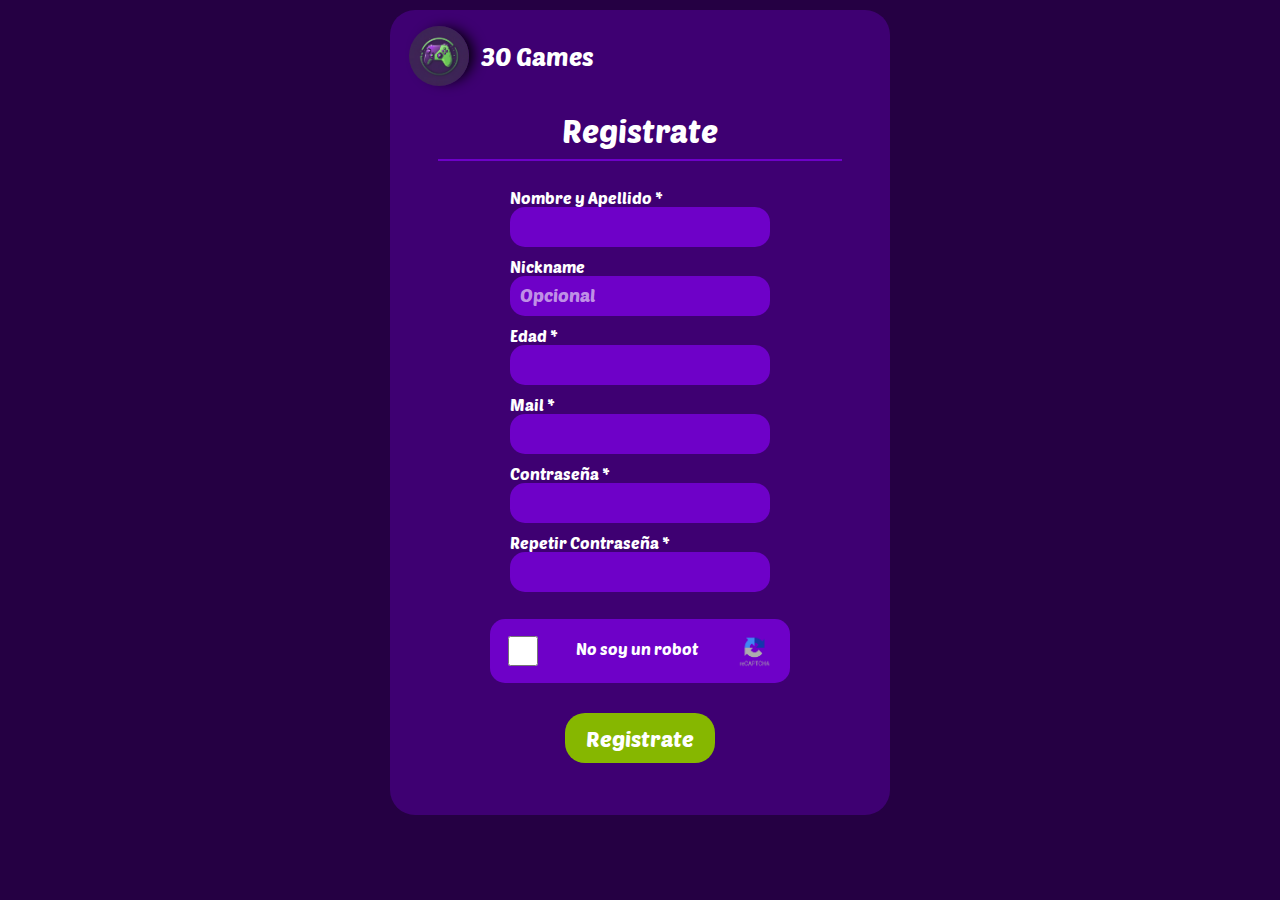
<file: TP2/templates/register.html>
<!DOCTYPE html>
<html lang="en">
<head>
    <meta charset="UTF-8">
    <meta name="viewport" content="width=device-width, initial-scale=1.0">
    <link rel="preconnect" href="https://fonts.googleapis.com">
    <link rel="preconnect" href="https://fonts.gstatic.com" crossorigin>
    <link href="https://fonts.googleapis.com/css2?family=Poetsen+One&display=swap" rel="stylesheet">
    <link rel="stylesheet" href="../css/global.css">
    <link rel="stylesheet" href="../css/var.css">
    <link rel="stylesheet" href="../css/form.css">
    <link rel="stylesheet" href="../css/register.css">
    <link rel="stylesheet" href="../css/spinner.css">
    <title>30 Games</title>
</head>
<body>
    <div class="main-content">
        <form action="">
            <div class="logo-form">
                <figure>
                </figure>
                <p>30 Games</p>
            </div>
    
            <h1>Registrate</h1>
    
            <div class="line"></div>
    
            <div class="input-form">
                <div class="input-form-container">
                    <label>
                        Nombre y Apellido * 
                        <span class="text-msg disabled"> Nombre invalido! </span>
                    </label>
                    <input type="text" class="input-validate" required>
                </div>
            </div>
    
            <div class="input-form">
                <div class="input-form-container">
                    <label>Nickname</label>
                    <input type="text" placeholder="Opcional">
                </div>
            </div>
    
            <div class="input-form">
                <div class="input-form-container">
                    <label>
                        Edad * 
                        <span class="age-msg disabled"> Mayor a 7 años! </span>
                    </label>
                    <input type="number" class="input-validate" required>
                </div>
            </div>
    
            <div class="input-form">
                <div class="input-form-container">
                    <label>
                        Mail *  
                        <span class="email-msg disabled"> Mail invalido! </span>
                    </label>
                    <input type="email" class="input-validate" required>
                </div>
            </div>
    
            <div class="password">
                <div class="input-form">
                    <div class="input-form-container">
                        <label>Contraseña *</label>
                        <input type="password" class="input-validate" required>
                    </div>
                </div>
                <div class="disabled password-msg">
                    <div class="password-strength-meter">
                        <p>8 Carácteres</p>
                        <p>1 Mayúscula</p>
                        <p>Al menos un numero</p>     
                    </div>
                </div>
            </div>
    
                <div class="input-form">
                    <div class="input-form-container">
                        <label>Repetir Contraseña *</label>
                        <input type="password" class="input-validate" required>
                    </div>
                </div>
    
            <div class="captcha">
                <input type="checkbox">
                <p>No soy un robot</p>
                <figure></figure>
            </div>
    
            <div class="sing-in">
                <button>
                    <span class="text-button">Registrate</span>
                    <span class="play-text">A Jugar!</span>
                </button>
            </div>
        </form>
    </div>

    <div class="spinner disabled"></div>
    <div class="loading-percent">0%</div>

    <script src="../js/register.js"></script>
    <script src="../js/spinner.js"></script>
</body>
</html>
</file>
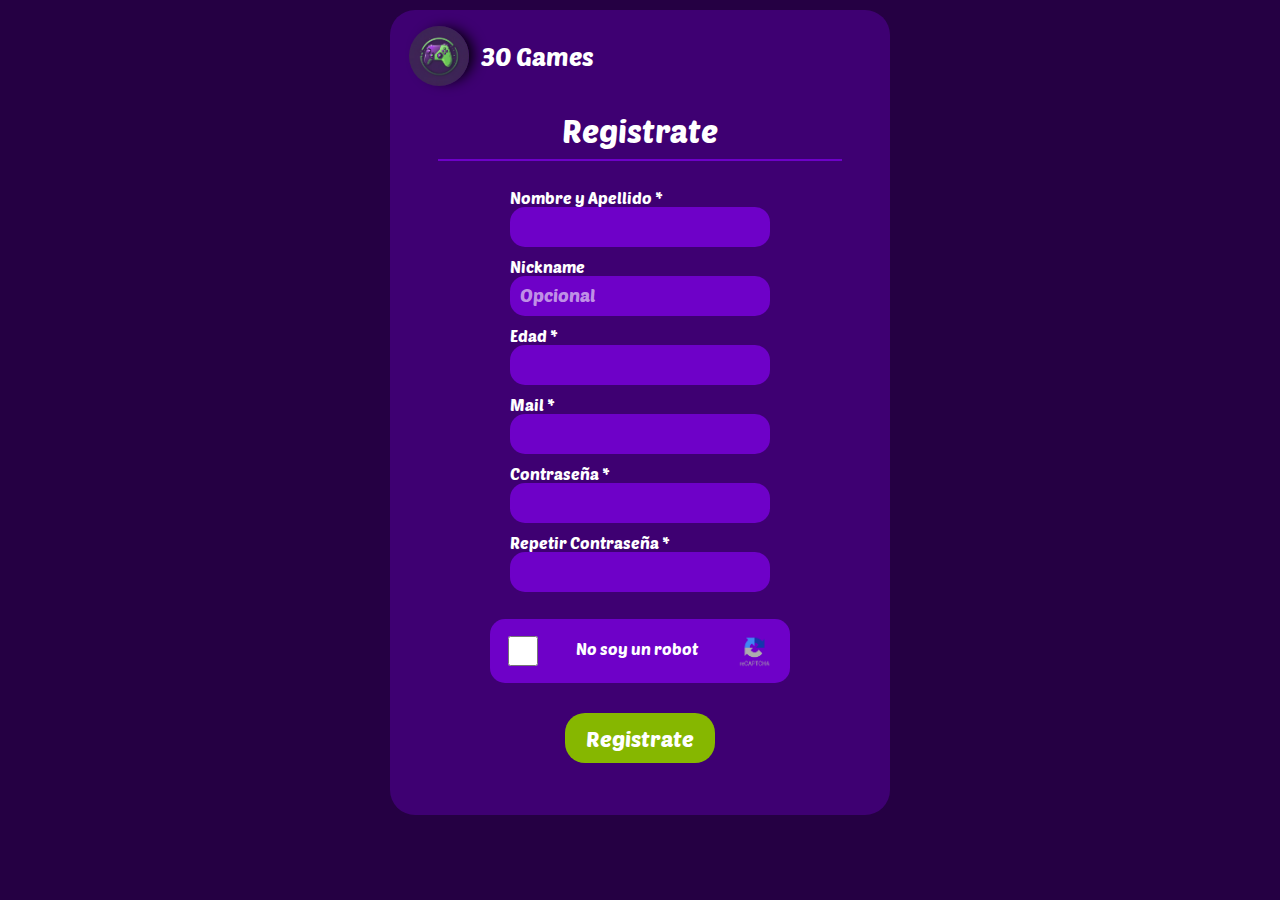
<file: TP3/templates/register.html>
<!DOCTYPE html>
<html lang="en">
<head>
    <meta charset="UTF-8">
    <meta name="viewport" content="width=device-width, initial-scale=1.0">
    <link rel="preconnect" href="https://fonts.googleapis.com">
    <link rel="preconnect" href="https://fonts.gstatic.com" crossorigin>
    <link href="https://fonts.googleapis.com/css2?family=Poetsen+One&display=swap" rel="stylesheet">
    <link rel="stylesheet" href="../css/global.css">
    <link rel="stylesheet" href="../css/var.css">
    <link rel="stylesheet" href="../css/form.css">
    <link rel="stylesheet" href="../css/register.css">
    <link rel="stylesheet" href="../css/spinner.css">
    <title>30 Games</title>
</head>
<body>
    <div class="main-content">
        <form action="">
            <div class="logo-form">
                <figure>
                </figure>
                <p>30 Games</p>
            </div>
    
            <h1>Registrate</h1>
    
            <div class="line"></div>
    
            <div class="input-form">
                <div class="input-form-container">
                    <label>
                        Nombre y Apellido * 
                        <span class="text-msg disabled"> Nombre invalido! </span>
                    </label>
                    <input type="text" class="input-validate" required>
                </div>
            </div>
    
            <div class="input-form">
                <div class="input-form-container">
                    <label>Nickname</label>
                    <input type="text" placeholder="Opcional">
                </div>
            </div>
    
            <div class="input-form">
                <div class="input-form-container">
                    <label>
                        Edad * 
                        <span class="age-msg disabled"> Mayor a 7 años! </span>
                    </label>
                    <input type="number" class="input-validate" required>
                </div>
            </div>
    
            <div class="input-form">
                <div class="input-form-container">
                    <label>
                        Mail *  
                        <span class="email-msg disabled"> Mail invalido! </span>
                    </label>
                    <input type="email" class="input-validate" required>
                </div>
            </div>
    
            <div class="password">
                <div class="input-form">
                    <div class="input-form-container">
                        <label>Contraseña *</label>
                        <input type="password" class="input-validate" required>
                    </div>
                </div>
                <div class="disabled password-msg">
                    <div class="password-strength-meter">
                        <p>8 Carácteres</p>
                        <p>1 Mayúscula</p>
                        <p>Al menos un numero</p>     
                    </div>
                </div>
            </div>
    
                <div class="input-form">
                    <div class="input-form-container">
                        <label>Repetir Contraseña *</label>
                        <input type="password" class="input-validate" required>
                    </div>
                </div>
    
            <div class="captcha">
                <input type="checkbox">
                <p>No soy un robot</p>
                <figure></figure>
            </div>
    
            <div class="sing-in">
                <button>
                    <span class="text-button">Registrate</span>
                    <span class="play-text">A Jugar!</span>
                </button>
            </div>
        </form>
    </div>

    <div class="spinner disabled"></div>
    <div class="loading-percent">0%</div>

    <script src="../js/register.js"></script>
</body>
</html>
</file>
<file: Game-demo/style.css>
body {
    height: 100%;
    display: flex;
    justify-content: center;
}

canvas {
    margin-top: 2%;
    background-image: url('img/Estadio-fondo.avif');
    background-size: cover; 
    background-position: center center;
}
</file>
<file: TP3/css/var.css>
:root {
    /*Violetas*/
    --background-color: #250043;
    --primary-violet: #45007C;
    --secondary-violet: #6E01C8;
    --background-form: #5800a180;
    --card-botton-color: #5800a1e4;
    --third-violet: #5900A1;
    --fourth-violet: #9747FF;

    /*Verdes*/
    --primary-green: #86B700;
    --primary-green-hover:#5e8101;
    --play-icon-green: #2BF001;
    --discount-background: #4C6B22;
    --discount-color: #BEEE11;
    --input-success: #A6E300;

    /*Amarillo*/
    --yellow: #FFCB00;

    /*Gris*/
    --grey: #5E6367;
    --background-grey: #777d82;

    /*Rojo*/
    --input-denied: #F24E1E; 

}
</file>
<file: TP3/css/global.css>
*{
    margin: 0;
    padding: 0;
}

::placeholder {
    font-family: "Poetsen One", sans-serif;
    color: #ffffff96;
    font-size: 18px;
}

/*Sacar las flechas del input type=number*/
input[type="number"]::-webkit-outer-spin-button,
input[type="number"]::-webkit-inner-spin-button {
    -webkit-appearance: none;
    margin: 0;
}

body {
    display: flex;
    flex-direction: column;
    align-items: center;
    background-color: var(--background-color);
    font-family: "Poetsen One", sans-serif;
    color: #fff;
}

button {
    background-color: var(--primary-green);
    color: #fff;
    font-family: "Poetsen One", sans-serif;
    cursor: pointer;
    border-radius: 20px;
    border-style: none;
}

input {
    background-color: var(--secondary-violet);
    color: #fff;
    width: 250px;
    height: 40px;
    border-radius: 15px;
    border-color: var(--secondary-violet);
    border-style: none;
    font-size: 20px;
    padding-left: 10px;
    outline: none; 
}

a {
    text-decoration: none;
}

.disabled {
    display: none;
}

.activated {
    display:block;
}
</file>
<file: TP3/css/icons.css>
.ion--game-controller {
    display: inline-block;
    width: 1em;
    height: 1em;
    background-repeat: no-repeat;
    background-size: 100% 100%;
    background-image: url("data:image/svg+xml,%3Csvg xmlns='http://www.w3.org/2000/svg' viewBox='0 0 512 512'%3E%3Cpath fill='%2386b700' d='M483.13 245.38C461.92 149.49 430 98.31 382.65 84.33A107.1 107.1 0 0 0 352 80c-13.71 0-25.65 3.34-38.28 6.88C298.5 91.15 281.21 96 256 96s-42.51-4.84-57.76-9.11C185.6 83.34 173.67 80 160 80a115.7 115.7 0 0 0-31.73 4.32c-47.1 13.92-79 65.08-100.52 161C4.61 348.54 16 413.71 59.69 428.83a56.6 56.6 0 0 0 18.64 3.22c29.93 0 53.93-24.93 70.33-45.34c18.53-23.1 40.22-34.82 107.34-34.82c59.95 0 84.76 8.13 106.19 34.82c13.47 16.78 26.2 28.52 38.9 35.91c16.89 9.82 33.77 12 50.16 6.37c25.82-8.81 40.62-32.1 44-69.24c2.57-28.48-1.39-65.89-12.12-114.37M208 240h-32v32a16 16 0 0 1-32 0v-32h-32a16 16 0 0 1 0-32h32v-32a16 16 0 0 1 32 0v32h32a16 16 0 0 1 0 32m84 4a20 20 0 1 1 20-20a20 20 0 0 1-20 20m44 44a20 20 0 1 1 20-19.95A20 20 0 0 1 336 288m0-88a20 20 0 1 1 20-20a20 20 0 0 1-20 20m44 44a20 20 0 1 1 20-20a20 20 0 0 1-20 20'/%3E%3C/svg%3E");
}


.fa-solid--home {
display: inline-block;
width: 1.9em;
height: 2em;
--svg: url("data:image/svg+xml,%3Csvg xmlns='http://www.w3.org/2000/svg' viewBox='0 0 576 512'%3E%3Cpath fill='%23000' d='M280.37 148.26L96 300.11V464a16 16 0 0 0 16 16l112.06-.29a16 16 0 0 0 15.92-16V368a16 16 0 0 1 16-16h64a16 16 0 0 1 16 16v95.64a16 16 0 0 0 16 16.05L464 480a16 16 0 0 0 16-16V300L295.67 148.26a12.19 12.19 0 0 0-15.3 0M571.6 251.47L488 182.56V44.05a12 12 0 0 0-12-12h-56a12 12 0 0 0-12 12v72.61L318.47 43a48 48 0 0 0-61 0L4.34 251.47a12 12 0 0 0-1.6 16.9l25.5 31A12 12 0 0 0 45.15 301l235.22-193.74a12.19 12.19 0 0 1 15.3 0L530.9 301a12 12 0 0 0 16.9-1.6l25.5-31a12 12 0 0 0-1.7-16.93'/%3E%3C/svg%3E");
background-color: currentColor;
-webkit-mask-image: var(--svg);
mask-image: var(--svg);
-webkit-mask-repeat: no-repeat;
mask-repeat: no-repeat;
-webkit-mask-size: 100% 100%;
mask-size: 100% 100%;
}

.noto-v1--glowing-star {
    display: inline-block;
    width: 2em;
    height: 2em;
    background-repeat: no-repeat;
    background-size: 100% 100%;
    background-image: url("data:image/svg+xml,%3Csvg xmlns='http://www.w3.org/2000/svg' viewBox='0 0 128 128'%3E%3Cpath fill='%23fcc21b' d='m43.48 97.83l5.81-23.67L30.8 58.8l24.11-1.93L64 34.68l9.09 22.19L97.2 58.8L78.71 74.16l5.81 23.67L64 84.85z'/%3E%3Cg fill='%23f79329'%3E%3Cpath d='M10.66 28.38c2.85 1.66 5.66 3.39 8.55 5c3.96 2.22 7.96 4.54 12.15 6.27c1.47.61 2.65-.45 3.24-1.7c.64-1.37-.11-2.3-.74-3.51c-1.64-3.13-3.21-6.3-5.09-9.29c-1.9-3.04-3.36-6.38-5.6-9.2l-.2-.24c-1.11-1.4-2.49-3.31-4.47-3.15c-1.92.16-3.11 1.77-4.48 2.95c-2.31 1.98-4.13 4.56-5.65 7.17c-.64 1.11-1.36 2.6-.48 3.82c.64.86 1.87 1.36 2.77 1.88m13.35 60.23c-3.2.74-6.43 1.41-9.58 2.41c-3.17 1-6.53 1.53-9.61 2.89l-.25.12C3.04 94.7.99 95.5.68 97.32c-.31 1.78.87 3.22 1.61 4.73c1.24 2.55 3.14 4.8 5.14 6.78c.86.85 2.03 1.84 3.33 1.32c.94-.36 1.68-1.37 2.34-2.05c2.17-2.18 4.4-4.32 6.52-6.54c2.94-3.05 5.96-6.11 8.51-9.48c.89-1.19.22-2.5-.78-3.32c-1.08-.89-2.1-.43-3.34-.15m72.63-48.96c4.19-1.74 8.18-4.06 12.15-6.27c2.88-1.61 5.7-3.34 8.56-5c.89-.52 2.13-1.02 2.76-1.89c.89-1.22.17-2.7-.48-3.82c-1.51-2.61-3.34-5.19-5.65-7.17c-1.37-1.18-2.55-2.79-4.48-2.95c-1.97-.16-3.36 1.75-4.47 3.15l-.2.24c-2.25 2.83-3.7 6.16-5.61 9.2c-1.87 3-3.45 6.16-5.09 9.29c-.63 1.22-1.38 2.15-.74 3.51c.59 1.26 1.78 2.32 3.25 1.71m26.8 54.39l-.26-.12c-3.07-1.37-6.43-1.89-9.61-2.89c-3.15-1-6.37-1.67-9.58-2.41c-1.25-.28-2.27-.74-3.35.16c-.99.82-1.67 2.13-.78 3.32c2.55 3.37 5.59 6.43 8.51 9.48c2.13 2.22 4.35 4.36 6.52 6.54c.67.69 1.41 1.69 2.35 2.05c1.3.52 2.47-.48 3.33-1.32c2-1.98 3.91-4.23 5.15-6.78c.74-1.52 1.91-2.96 1.61-4.73c-.32-1.83-2.36-2.63-3.89-3.3'/%3E%3Cpath d='m89.46 77.7l26.84-22.29c.86-.71 1.2-1.87.86-2.93a2.76 2.76 0 0 0-2.39-1.91l-35.03-2.79l-13.2-32.23a2.75 2.75 0 0 0-2.54-1.7c-1.11 0-2.12.67-2.54 1.7l-13.2 32.23l-35.03 2.79c-1.12.09-2.05.84-2.39 1.91s0 2.22.86 2.93L38.55 77.7l-8.44 34.37c-.26 1.08.16 2.22 1.06 2.88c.91.65 2.13.69 3.07.09L64 96.2l29.76 18.83c.94.59 2.16.56 3.07-.09c.9-.65 1.33-1.79 1.06-2.88zM43.48 97.83l5.82-23.67L30.8 58.8l24.11-1.93L64 34.68l9.09 22.19L97.2 58.8L78.71 74.16l5.81 23.67L64 84.85z'/%3E%3C/g%3E%3C/svg%3E");
}

.ri--group-line {
    display: inline-block;
    width: 2em;
    height: 2em;
    --svg: url("data:image/svg+xml,%3Csvg xmlns='http://www.w3.org/2000/svg' viewBox='0 0 24 24'%3E%3Cpath fill='%23000' d='M2 22a8 8 0 1 1 16 0h-2a6 6 0 0 0-12 0zm8-9c-3.315 0-6-2.685-6-6s2.685-6 6-6s6 2.685 6 6s-2.685 6-6 6m0-2c2.21 0 4-1.79 4-4s-1.79-4-4-4s-4 1.79-4 4s1.79 4 4 4m8.284 3.703A8 8 0 0 1 23 22h-2a6 6 0 0 0-3.537-5.473zm-.688-11.29A5.5 5.5 0 0 1 21 8.5a5.5 5.5 0 0 1-5 5.478v-2.013a3.5 3.5 0 0 0 1.041-6.609z'/%3E%3C/svg%3E");
    background-color: currentColor;
    -webkit-mask-image: var(--svg);
    mask-image: var(--svg);
    -webkit-mask-repeat: no-repeat;
    mask-repeat: no-repeat;
    -webkit-mask-size: 100% 100%;
    mask-size: 100% 100%;
}

.emojione--crossed-swords {
    display: inline-block;
    width: 2em;
    height: 2em;
    background-repeat: no-repeat;
    background-size: 100% 100%;
    background-image: url("data:image/svg+xml,%3Csvg xmlns='http://www.w3.org/2000/svg' viewBox='0 0 64 64'%3E%3Cpath fill='%2396a7a8' d='M48 24c7.5-6.2 9.7-12.9 10.3-17C60.6 5.4 62 4 62 4s1.3 10.9-10.5 20.7C36.2 37.5 21 45.5 21 45.5l-1.3-1.9C24.4 40.9 36.2 33.8 48 24'/%3E%3Cpath fill='%23b8c2c4' d='m19.6 43.6l-1.2-1.8C42.8 21.4 43.3 12 43.3 12c6.3.1 11.6-2.7 15-5.1c-.6 4-2.8 10.7-10.3 17c-11.8 9.9-23.6 17-28.4 19.7'/%3E%3Cpath fill='%23c19a61' d='M12.4 45.9c-.9.8-.8 2.3.3 3.3s2.7 1.1 3.6.3s.8-2.3-.3-3.3c-1-1-2.7-1.1-3.6-.3'/%3E%3Cpath fill='%23dbb471' d='M12.9 46c-.8.7-.7 2 .3 2.8c.9.9 2.3 1 3.1.2c.8-.7.7-2-.3-2.8c-.9-.8-2.3-1-3.1-.2'/%3E%3Cpath fill='%23c19a61' d='M10.2 47.8c-.9.8-.8 2.3.3 3.3s2.7 1.1 3.6.3s.8-2.3-.3-3.3s-2.7-1.1-3.6-.3'/%3E%3Cpath fill='%23dbb471' d='M10.7 47.8c-.8.7-.7 2 .3 2.8c.9.9 2.3 1 3.1.2c.8-.7.7-2-.3-2.8c-.9-.8-2.3-.9-3.1-.2'/%3E%3Cpath fill='%23c19a61' d='M8 49.7c-1 .8-.8 2.3.3 3.3s2.7 1.1 3.6.3s.8-2.3-.3-3.3s-2.7-1.2-3.6-.3'/%3E%3Cpath fill='%23dbb471' d='M8.4 49.7c-.8.7-.7 2 .3 2.8c.9.9 2.3 1 3.1.2c.8-.7.7-2-.3-2.8c-.9-.8-2.3-.9-3.1-.2'/%3E%3Cpath fill='%23c19a61' d='M5.7 51.5c-.9.9-.7 2.3.3 3.3c1.1 1 2.7 1.1 3.6.3s.8-2.3-.3-3.3c-1-1-2.6-1.1-3.6-.3'/%3E%3Cpath fill='%23dbb471' d='M6.2 51.6c-.8.7-.7 2 .3 2.8c.9.9 2.3 1 3.1.2c.8-.7.7-2-.3-2.8c-.9-.9-2.3-1-3.1-.2'/%3E%3Cpath fill='%2389664c' d='M3 53.8c3.1-2.7 1.7-.8 3.7 1.2c5.8 6 15.6-2.9 9-8.1c-3.8-3-1.1-6.9.8-8.6c1.2-1 .3.8 3.8 4.9c3.5 4.2 1.9 10.8-2.7 14.7c-4.8 4-10.6 1.5-12.8-1.2c-1.6-1.8-4.3-.9-1.8-2.9'/%3E%3Cpath fill='%23dbb471' d='M11 58.1c1.6 0 3.8-.5 5.6-2.2c2.1-2.1 2.9-4.7 2.3-7.3c1.4 2.9 1 6-1.3 8.2c-1.6 1.6-3.7 1.9-5.2 1.8c-1.3 0-2.6-.3-3.8-.8q1.2.45 2.4.3'/%3E%3Cpath fill='%23b0bfc1' d='M16 24C8.5 17.7 6.3 11 5.7 7C3.4 5.4 2 4 2 4S.8 14.9 12.5 24.7C27.8 37.5 43 45.5 43 45.5l1.3-1.9C39.6 40.9 27.8 33.8 16 24'/%3E%3Cpath fill='%23c9d1d3' d='m44.4 43.6l1.2-1.8C21.2 21.4 20.7 12 20.7 12c-6.3.1-11.6-2.7-15-5c.6 4 2.8 10.7 10.3 17c11.8 9.8 23.6 16.9 28.4 19.6'/%3E%3Cpath fill='%23c19a61' d='M51.6 45.9c.9.8.8 2.3-.3 3.3s-2.7 1.1-3.6.3s-.8-2.3.3-3.3c1-1 2.7-1.1 3.6-.3'/%3E%3Cpath fill='%23dbb471' d='M51.1 46c.8.7.7 2-.3 2.8c-.9.9-2.3 1-3.1.2c-.8-.7-.7-2 .3-2.8c.9-.8 2.3-1 3.1-.2'/%3E%3Cpath fill='%23c19a61' d='M53.8 47.8c.9.8.8 2.3-.3 3.3s-2.7 1.1-3.6.3s-.8-2.3.3-3.3s2.7-1.1 3.6-.3'/%3E%3Cpath fill='%23dbb471' d='M53.3 47.8c.8.7.7 2-.3 2.8c-.9.9-2.3 1-3.1.2c-.8-.7-.7-2 .3-2.8c.9-.8 2.3-.9 3.1-.2'/%3E%3Cpath fill='%23c19a61' d='M56 49.7c.9.8.8 2.3-.3 3.3s-2.7 1.1-3.6.3s-.8-2.3.3-3.3s2.7-1.2 3.6-.3'/%3E%3Cpath fill='%23dbb471' d='M55.6 49.7c.8.7.7 2-.3 2.8c-.9.9-2.3 1-3.1.2c-.8-.7-.7-2 .3-2.8c.9-.8 2.3-.9 3.1-.2'/%3E%3Cpath fill='%23c19a61' d='M58.3 51.5c.9.8.8 2.3-.3 3.3s-2.7 1.1-3.6.3s-.8-2.3.3-3.3c1-1 2.6-1.1 3.6-.3'/%3E%3Cpath fill='%23dbb471' d='M57.8 51.6c.8.7.7 2-.3 2.8c-.9.9-2.3 1-3.1.2c-.8-.7-.7-2 .3-2.8c.9-.9 2.3-1 3.1-.2'/%3E%3Cpath fill='%2389664c' d='M61 53.8c-3.2-2.6-1.7-.8-3.7 1.2c-5.8 6-15.6-2.9-9-8.1c3.8-3 1.1-6.9-.8-8.6c-1.2-1-.3.8-3.8 4.9c-3.5 4.2-1.9 10.8 2.7 14.7c4.8 4 10.6 1.5 12.8-1.2c1.6-1.8 4.3-.9 1.8-2.9'/%3E%3Cpath fill='%23dbb471' d='M53 58.1c-1.6 0-3.8-.5-5.6-2.2c-2.1-2.1-2.9-4.7-2.3-7.3c-1.4 2.9-1 6 1.3 8.2c1.6 1.6 3.7 1.9 5.2 1.8c1.3 0 2.6-.3 3.8-.8q-1.2.45-2.4.3'/%3E%3C/svg%3E");
}

.noto--compass {
    display: inline-block;
    width: 2em;
    height: 2em;
    background-repeat: no-repeat;
    background-size: 100% 100%;
    background-image: url("data:image/svg+xml,%3Csvg xmlns='http://www.w3.org/2000/svg' viewBox='0 0 128 128'%3E%3Cpath fill='%23e2a610' d='M120.27 7.69C117.89 5.31 114.72 4 111.36 4s-6.53 1.31-8.91 3.69c-4.91 4.92-4.91 12.92 0 17.84c2.38 2.38 5.55 3.69 8.91 3.69c3.37 0 6.53-1.31 8.92-3.69c4.91-4.92 4.91-12.92-.01-17.84m-13.89 3.94c1.33-1.33 3.1-2.06 4.97-2.06s3.65.73 4.98 2.06c2.75 2.75 2.75 7.22 0 9.96a7 7 0 0 1-4.98 2.06c-1.88 0-3.65-.73-4.97-2.06c-2.74-2.74-2.74-7.21 0-9.96'/%3E%3Cpath fill='%23ffca28' d='m105.51 30.95l-8.47-8.48l6.04-6.05a3.44 3.44 0 0 1 4.86 0l3.62 3.62a3.43 3.43 0 0 1 0 4.85z'/%3E%3Cpath fill='%23e2a610' d='M107.69 28.76s1.33-2.67-2.24-6.24s-6.27-2.2-6.27-2.2l-2.14 2.15l8.47 8.48z'/%3E%3Cellipse cx='62.37' cy='65.63' fill='%23ffca28' rx='58.33' ry='58.37'/%3E%3Cellipse cx='62.37' cy='65.63' fill='%23fff' rx='47.29' ry='47.32'/%3E%3Cpath fill='%23e0c3ab' d='m68.78 72.05l-6.41 27.71l-6.41-27.71l-27.7-6.42l27.7-6.41l6.41-27.72l6.41 27.72l27.7 6.41z'/%3E%3Cpath fill='%23b2947c' d='m71.43 65.63l15.06 24.14L62.37 74.7L38.25 89.77l15.06-24.14L38.25 41.5l24.12 15.06L86.49 41.5z'/%3E%3Cpath fill='%23212121' d='M50.45 86.94s12.82-9.09 17.68-13.95C73 68.14 83.26 53.87 83.26 53.87c2.75-3.05 5.84-10.76 6.7-13c.09-.24-.14-.48-.38-.39c-1.96.75-8.17 3.2-12.5 5.96c-5.41 3.46-15.09 11.37-19.6 15.88s-10.37 13.2-13.7 17.93c-2.78 3.96-6.26 11.32-7.31 13.61c-.12.25.14.51.39.4c2.36-.99 10.01-4.36 13.59-7.32' opacity='0.32'/%3E%3Cpath fill='%23f44336' d='M82.66 52.46c2.86-3.65 5.57-10.84 6.37-13.07c.1-.27-.16-.53-.44-.44c-2.23.8-9.41 3.52-13.06 6.38c-4.35 3.41-18.82 15.3-18.82 15.3l10.65 10.66c.01 0 11.89-14.48 15.3-18.83'/%3E%3Cpath fill='%232f7889' d='M41.41 79.48c-2.86 3.65-5.57 10.84-6.37 13.07c-.1.27.16.53.44.44c2.23-.8 9.41-3.52 13.06-6.38c4.35-3.41 18.82-15.3 18.82-15.3L56.7 60.65S44.82 75.12 41.41 79.48'/%3E%3Cellipse cx='62.03' cy='65.98' fill='%2394d1e0' rx='7.56' ry='7.57'/%3E%3Cpath fill='%23f44336' d='M90.46 37.52a3.44 3.44 0 0 1 0-4.86l3.56-3.56l4.86 4.86l-3.55 3.56a3.434 3.434 0 0 1-4.87 0'/%3E%3Cpath fill='%23b2947c' d='M34.28 93.74a3.44 3.44 0 0 1 0 4.86l-3.56 3.56l-4.86-4.86l3.55-3.56a3.45 3.45 0 0 1 4.87 0'/%3E%3Cpath fill='%23e0c3ab' d='M102.1 65.63c0-1.9 1.54-3.44 3.44-3.44h5.02v6.88h-5.02a3.44 3.44 0 0 1-3.44-3.44m-79.45 0c0 1.9-1.54 3.44-3.44 3.44h-5.02v-6.88h5.02c1.9 0 3.44 1.54 3.44 3.44'/%3E%3Cpath fill='%23b2947c' d='M90.46 93.74a3.44 3.44 0 0 1 4.86 0l3.55 3.56l-4.86 4.86l-3.56-3.56a3.45 3.45 0 0 1 .01-4.86M34.28 37.52a3.44 3.44 0 0 1-4.86 0l-3.55-3.56l4.86-4.86l3.56 3.56a3.45 3.45 0 0 1-.01 4.86'/%3E%3Cpath fill='%23e0c3ab' d='M62.37 105.38c1.9 0 3.44 1.54 3.44 3.44v5.03h-6.87v-5.03a3.425 3.425 0 0 1 3.43-3.44m0-79.5a3.44 3.44 0 0 1-3.44-3.44v-5.03h6.87v5.03c.01 1.9-1.53 3.44-3.43 3.44'/%3E%3Cellipse cx='62.37' cy='65.63' fill='none' stroke='%23e2a610' stroke-miterlimit='10' stroke-width='3' rx='47.29' ry='47.32'/%3E%3Cpath fill='%23fff59d' d='M8.72 64.92S6.6 54.18 12.25 40.88C20.59 21.26 38.6 10.46 57.97 9.62c14.53-.63 22.91 4.16 22.91 4.16s-11.82-.97-19.97-.61c-19.66.87-33.32 9.84-42.68 25.18c-7.7 12.64-9.51 26.57-9.51 26.57'/%3E%3C/svg%3E");
}

.emojione--soccer-ball {
    display: inline-block;
    width: 2em;
    height: 2em;
    background-repeat: no-repeat;
    background-size: 100% 100%;
    background-image: url("data:image/svg+xml,%3Csvg xmlns='http://www.w3.org/2000/svg' viewBox='0 0 64 64'%3E%3Ccircle cx='32' cy='32' r='29.3' fill='%23fff'/%3E%3Cpath fill='%234a4e51' d='M61.9 32c0-.7.2-10.9-5.8-17.5c-.3-.6-1.5-3-5.6-5.9C47.8 6.5 45 5 44.7 4.8S39.4 2 33.4 2c-.5 0-.9 0-1.4.1c-4.6-.1-8.8 1.1-11.9 2.5c-3.2 1.4-5.3 2.8-5.5 3c-3.4 1.9-9.9 9.5-10.4 13.6c-2.1 2.6-3.8 14.5 0 21.7c2.7 10 12.7 15 13.5 15.4c.5.3 5.9 3.7 12.6 3.7h.9c.6.1 1.1.1 1.7.1c7.2 0 18-5.1 20.2-9.1c6.2-4.6 9.4-16.2 8.8-21M17.8 47.1c-2.9-4.6-4.5-10.7-4.9-12.1c.9-1.4 5.4-8 7.9-10c1.4.3 7.5 1.4 13.2 2.4c.7 1.9 3.9 10 4.8 13.2c-1 1.2-4.9 5.7-8.7 9.2c-4.1.1-11-2.3-12.3-2.7m36-32.5c0 .4-.1 2-.9 3.9c-1.5-.8-5.3-2.4-10.6-2.7c-.8-1.2-3.8-5.3-8.5-8.1c.6-1.3 1.5-2.8 2.1-3.3c.2 0 .4-.1.8-.1c2.5 0 6.9 1.7 7.3 1.8c.4.2 8.3 4.4 9.8 8.5M11.8 34c-3.4-.6-5.5-1.6-6.1-2c-1.3-4.6-.2-9.6-.1-10.3c1.3-2.2 4.8-8 7.2-9.1c2.4-.5 5.5.1 6.7.4c-.1 1.6-.3 6.1.3 10.9c-2.6 2.2-6.9 8.5-8 10.1M31.7 3.5c.8.1 1.9.2 2.7.5c-.8 1-1.6 2.5-1.9 3.3c-1.6.3-7.5 1.4-12.2 4.4c-.9-.2-3.8-.9-6.5-.7c.7-1.3 1.7-2.2 1.8-2.3c.3-.3 7.4-5.3 16.1-5.2m19.1 38.1c-1.2 0-5.7-.3-10.6-1.5c-.9-3.3-4.1-11.4-4.8-13.3c3.1-4.4 6.1-8.5 6.9-9.7c5.7.4 9.7 2.5 10.5 2.9c3.3 5.3 4 10.7 4.1 11.6c-1.8 5.5-5.2 9.2-6.1 10M3.7 28.5c.1 1.3.3 2.6.7 3.9c-.3.9-.6 1.8-.7 2.7c-.3-2.3-.3-4.6 0-6.6M18.5 57l-.4.6zc-2.5-1.2-4.4-4-5.2-5.1c1.5-1.5 3.4-2.9 4.1-3.4c1.6.6 8.3 2.8 12.6 2.8c.7 1 3.1 4 6 6.4c-1.8 1.8-4.4 2.6-4.9 2.8c-6.8.2-12.6-3.5-12.6-3.5m16.3 3.4c.9-.5 1.9-1.2 2.7-2.1c1.3-.2 6.9-1.1 11.9-4.8c.3 0 .9.1 1.5.1c-3.1 2.9-10.5 6.2-16.1 6.8M50.2 52c1.8-4.7 1.7-8.3 1.6-9.4c1-1 4.4-4.6 6.3-10.1c1 .2 1.7.4 2 .6c.1.4.3 1.3.2 2.7c-.8 5-3.4 12.6-8.1 15.9c-.5.3-1.3.4-2 .3'/%3E%3C/svg%3E");
}

.noto--chess-pawn {
    display: inline-block;
    width: 2em;
    height: 2em;
    background-repeat: no-repeat;
    background-size: 100% 100%;
    background-image: url("data:image/svg+xml,%3Csvg xmlns='http://www.w3.org/2000/svg' viewBox='0 0 128 128'%3E%3Cpath fill='%23474c50' d='M79.05 13.39L49.63 32.88s1 1.42 1.68 2.07c1.42 1.36 2.34 1.81 2.34 1.81l-.58 2l-7.33 4.25s-.26 3.36 3.48 5.3c3.1 1.61 6.19 1.62 6.19 1.62v4.83s3.08 6 9.34 6S74 53.93 74 53.93l.08-4.17s2.82-.28 5.51-1.85c2.04-1.2 2.76-3.16 2.78-4.83c.02-1.42-.11-1.7-.11-1.7l-8.52-4.45s3.79-2.3 5.83-7.5c3.84-9.75-.52-16.04-.52-16.04M63.32 76.52l-21.21 5.05s-.56.78-.55 1.62c.02 1.41.62 1.74.62 1.74L33.71 95.2s-.99 2.03-.94 4.6c.05 2.46 1.07 3.97 1.21 3.9l-2.75 3.67l-1.75.75s-.95 1.54-.83 3.42c.15 2.32 1.65 4.79 7.5 7.5c6.05 2.81 12.59 5.33 27.76 5.33s26.67-3 31.42-6.33s5.13-6.23 5.21-7.48a5.2 5.2 0 0 0-.55-2.69c-.04-.07-.13-.21-.13-.21l-3.75-4.05s.9-2.23.79-4.6c-.14-2.99-1.65-5.15-1.65-5.15l-8.84-7.67l.08-2s.15-.64-.14-1.71c-.25-.92-.45-1.43-.66-1.75c-.62-.95-1.38-.85-1.38-.85z'/%3E%3Cpath fill='%235e6367' d='M49.6 32.88s-4.69-5.79-2.69-14.96S57.15 2.84 66.49 4.17s13.09 10.17 13.09 10.17s-.27 11.02-10.36 16.36s-19.62 2.18-19.62 2.18'/%3E%3Cpath fill='%23fffffe' d='M62.66 7.09c2.21 1.26 1.01 2.67-2.33 4.83c-3.1 2.01-6.83 7.92-7.84 9.42s-1.67 1.67-2.17 1.33s-2.08-1.17-.67-5.92s5.17-7.75 7-8.84c1.84-1.07 4.26-1.82 6.01-.82'/%3E%3Cpath fill='%235e6367' d='M53.65 36.76s4.71 3.14 9.79 3.2c7.17.07 10.3-3.03 10.3-3.03s3.39-.35 5.81.91c2.12 1.1 2.71 3.56 2.71 3.56s-2.24 5.83-18.56 5.39c-16.33-.44-17.96-3.77-17.96-3.77s-.43-3.43 2.48-5.11c2.44-1.42 5.43-1.15 5.43-1.15'/%3E%3Cpath fill='%23aeaeaf' d='M50.63 38.49c-1.56-.15-3.95.81-3.66 2.93s5.13 3.08 7.47 3.22s6.08.44 6-1.76c-.07-2.2-5.71-1.1-7.91-2.27s.37-1.9-1.9-2.12'/%3E%3Cpath fill='%235e6367' d='M55.4 54.77s2.99 1.3 9.21 1.3s9.38-2.13 9.38-2.13s-.01 7.04 2.92 14.14s5.05 10.54 5.05 10.54s1.91-.13 2.64.46s1.44 2.38 1.44 2.38c-.24.33-5.45 5.16-21.1 4.82c-16.69-.36-22.83-4.72-22.83-4.72s.98-1.63 2.1-2c1.35-.45 2.22-.33 2.22-.33s5.01-6.03 7.06-11.96c2.04-5.93 1.91-12.5 1.91-12.5'/%3E%3Cpath fill='%23b0b0af' d='M64.25 81.69c6.15 0 11.5-1.24 13.77-1.9s3.99-1.77 5.75-1.18c.99.33 1.37 1.08 1.37 1.08s-6.54 5.5-20.96 4.94c-15.37-.59-21.25-4.11-21.25-4.11s1-1.43 3.25-1.29c.6.04 1.16.21 4.6 1.01s7.46 1.45 13.47 1.45'/%3E%3Cpath fill='%235e6367' d='M42.18 84.92s10.13 4.01 22.07 4.17c15.97.21 22.25-4.9 22.25-4.9s3.75 3.44 5.28 5.05s3.47 4.62 3.47 4.62s-6.69 11.05-31.14 10.83c-24.46-.22-30.4-9.49-30.4-9.49s1.29-3.38 3.96-6.18c1.64-1.73 4.51-4.1 4.51-4.1'/%3E%3Cpath fill='%23b0b0af' d='M41.99 89.45c-1.82-.49-5.42 3.15-4.98 5.42c.22 1.16.87 2.45 4.39 3.73c3.22 1.17 8.2 1.11 8.2-.81c0-2.49-4.32-2.26-5.42-4.47c-.87-1.74-.29-3.35-2.19-3.87'/%3E%3Cpath fill='%235e6367' d='M33.98 103.69s-1.44.98-2.56 2.08c-1.41 1.39-1.94 2.34-1.94 2.34s3.23 11.62 34.27 11.87c30.39.25 36.11-12.33 36.11-12.33s-.99-1.43-2.03-2.47s-1.73-1.57-1.73-1.57s-8.81 9.95-32.56 9.69c-22.64-.23-29.56-9.61-29.56-9.61'/%3E%3Cpath fill='%23b0b0af' d='M32.42 106.89c-.83.93-.8 2.86 1.65 4.47c2.62 1.72 6.84 4.17 12.89 5.3c6.16 1.15 12.58.8 12.18-1.26c-.27-1.41-5.61.17-15.08-3.58c-5.56-2.2-7.28-3.41-8.41-4.21c-.73-.53-2.03-2.06-3.23-.72m7.17-10.61c1.93 0 1.93-3 0-3s-1.93 3 0 3'/%3E%3C/svg%3E");
}

.heroicons--user-16-solid {
    display: inline-block;
    width: 2em;
    height: 2em;
    --svg: url("data:image/svg+xml,%3Csvg xmlns='http://www.w3.org/2000/svg' viewBox='0 0 16 16'%3E%3Cpath fill='%23000' d='M8 8a3 3 0 1 0 0-6a3 3 0 0 0 0 6m4.735 6c.618 0 1.093-.561.872-1.139a6.002 6.002 0 0 0-11.215 0c-.22.578.254 1.139.872 1.139z'/%3E%3C/svg%3E");
    background-color: currentColor;
    -webkit-mask-image: var(--svg);
    mask-image: var(--svg);
    -webkit-mask-repeat: no-repeat;
    mask-repeat: no-repeat;
    -webkit-mask-size: 100% 100%;
    mask-size: 100% 100%;
}

.mdi--cart {
    display: inline-block;
    width: 2em;
    height: 2em;
    --svg: url("data:image/svg+xml,%3Csvg xmlns='http://www.w3.org/2000/svg' viewBox='0 0 24 24'%3E%3Cpath fill='%23000' d='M17 18c-1.11 0-2 .89-2 2a2 2 0 0 0 2 2a2 2 0 0 0 2-2a2 2 0 0 0-2-2M1 2v2h2l3.6 7.59l-1.36 2.45c-.15.28-.24.61-.24.96a2 2 0 0 0 2 2h12v-2H7.42a.25.25 0 0 1-.25-.25q0-.075.03-.12L8.1 13h7.45c.75 0 1.41-.42 1.75-1.03l3.58-6.47c.07-.16.12-.33.12-.5a1 1 0 0 0-1-1H5.21l-.94-2M7 18c-1.11 0-2 .89-2 2a2 2 0 0 0 2 2a2 2 0 0 0 2-2a2 2 0 0 0-2-2'/%3E%3C/svg%3E");
    background-color: currentColor;
    -webkit-mask-image: var(--svg);
    mask-image: var(--svg);
    -webkit-mask-repeat: no-repeat;
    mask-repeat: no-repeat;
    -webkit-mask-size: 100% 100%;
    mask-size: 100% 100%;
}

.ion--game-controller-outline {
    display: inline-block;
    width: 2em;
    height: 2em;
    --svg: url("data:image/svg+xml,%3Csvg xmlns='http://www.w3.org/2000/svg' viewBox='0 0 512 512'%3E%3Cpath fill='none' stroke='%23000' stroke-miterlimit='10' stroke-width='32' d='M467.51 248.83c-18.4-83.18-45.69-136.24-89.43-149.17A91.5 91.5 0 0 0 352 96c-26.89 0-48.11 16-96 16s-69.15-16-96-16a99 99 0 0 0-27.2 3.66C89 112.59 61.94 165.7 43.33 248.83c-19 84.91-15.56 152 21.58 164.88c26 9 49.25-9.61 71.27-37c25-31.2 55.79-40.8 119.82-40.8s93.62 9.6 118.66 40.8c22 27.41 46.11 45.79 71.42 37.16c41.02-14.01 40.44-79.13 21.43-165.04Z'/%3E%3Ccircle cx='292' cy='224' r='20' fill='%23000'/%3E%3Cpath fill='%23000' d='M336 288a20 20 0 1 1 20-19.95A20 20 0 0 1 336 288'/%3E%3Ccircle cx='336' cy='180' r='20' fill='%23000'/%3E%3Ccircle cx='380' cy='224' r='20' fill='%23000'/%3E%3Cpath fill='none' stroke='%23000' stroke-linecap='round' stroke-linejoin='round' stroke-width='32' d='M160 176v96m48-48h-96'/%3E%3C/svg%3E");
    background-color: currentColor;
    -webkit-mask-image: var(--svg);
    mask-image: var(--svg);
    -webkit-mask-repeat: no-repeat;
    mask-repeat: no-repeat;
    -webkit-mask-size: 100% 100%;
    mask-size: 100% 100%;
}

.carbon--settings {
    display: inline-block;
    width: 2em;
    height: 2em;
    --svg: url("data:image/svg+xml,%3Csvg xmlns='http://www.w3.org/2000/svg' viewBox='0 0 32 32'%3E%3Cpath fill='%23000' d='M27 16.76v-1.53l1.92-1.68A2 2 0 0 0 29.3 11l-2.36-4a2 2 0 0 0-1.73-1a2 2 0 0 0-.64.1l-2.43.82a11 11 0 0 0-1.31-.75l-.51-2.52a2 2 0 0 0-2-1.61h-4.68a2 2 0 0 0-2 1.61l-.51 2.52a11.5 11.5 0 0 0-1.32.75l-2.38-.86A2 2 0 0 0 6.79 6a2 2 0 0 0-1.73 1L2.7 11a2 2 0 0 0 .41 2.51L5 15.24v1.53l-1.89 1.68A2 2 0 0 0 2.7 21l2.36 4a2 2 0 0 0 1.73 1a2 2 0 0 0 .64-.1l2.43-.82a11 11 0 0 0 1.31.75l.51 2.52a2 2 0 0 0 2 1.61h4.72a2 2 0 0 0 2-1.61l.51-2.52a11.5 11.5 0 0 0 1.32-.75l2.42.82a2 2 0 0 0 .64.1a2 2 0 0 0 1.73-1l2.28-4a2 2 0 0 0-.41-2.51ZM25.21 24l-3.43-1.16a8.9 8.9 0 0 1-2.71 1.57L18.36 28h-4.72l-.71-3.55a9.4 9.4 0 0 1-2.7-1.57L6.79 24l-2.36-4l2.72-2.4a8.9 8.9 0 0 1 0-3.13L4.43 12l2.36-4l3.43 1.16a8.9 8.9 0 0 1 2.71-1.57L13.64 4h4.72l.71 3.55a9.4 9.4 0 0 1 2.7 1.57L25.21 8l2.36 4l-2.72 2.4a8.9 8.9 0 0 1 0 3.13L27.57 20Z'/%3E%3Cpath fill='%23000' d='M16 22a6 6 0 1 1 6-6a5.94 5.94 0 0 1-6 6m0-10a3.91 3.91 0 0 0-4 4a3.91 3.91 0 0 0 4 4a3.91 3.91 0 0 0 4-4a3.91 3.91 0 0 0-4-4'/%3E%3C/svg%3E");
    background-color: currentColor;
    -webkit-mask-image: var(--svg);
    mask-image: var(--svg);
    -webkit-mask-repeat: no-repeat;
    mask-repeat: no-repeat;
    -webkit-mask-size: 100% 100%;
    mask-size: 100% 100%;
}

.game-icons--exit-door {
    display: inline-block;
    width: 2em;
    height: 2em;
    --svg: url("data:image/svg+xml,%3Csvg xmlns='http://www.w3.org/2000/svg' viewBox='0 0 512 512'%3E%3Cpath fill='%23000' d='M217 28.098v455.804l142-42.597V70.697zm159.938 26.88l.062 2.327V87h16V55zM119 55v117.27h18V73h62V55zm258 50v16h16v-16zm0 34v236h16V139zm-240 58.727V233H41v46h96v35.273L195.273 256zM244 232c6.627 0 12 10.745 12 24s-5.373 24-12 24s-12-10.745-12-24s5.373-24 12-24M137 339.73h-18V448h18zM377 393v14h16v-14zm0 32v23h16v-23zM32 471v18h167v-18zm290.652 0l-60 18H480v-18z'/%3E%3C/svg%3E");
    background-color: currentColor;
    -webkit-mask-image: var(--svg);
    mask-image: var(--svg);
    -webkit-mask-repeat: no-repeat;
    mask-repeat: no-repeat;
    -webkit-mask-size: 100% 100%;
    mask-size: 100% 100%;
}

.ic--baseline-facebook {
    display: inline-block;
    width: 2.2em;
    height: 2.2em;
    --svg: url("data:image/svg+xml,%3Csvg xmlns='http://www.w3.org/2000/svg' viewBox='0 0 24 24'%3E%3Cpath fill='%23000' d='M22 12c0-5.52-4.48-10-10-10S2 6.48 2 12c0 4.84 3.44 8.87 8 9.8V15H8v-3h2V9.5C10 7.57 11.57 6 13.5 6H16v3h-2c-.55 0-1 .45-1 1v2h3v3h-3v6.95c5.05-.5 9-4.76 9-9.95'/%3E%3C/svg%3E");
    background-color: currentColor;
    -webkit-mask-image: var(--svg);
    mask-image: var(--svg);
    -webkit-mask-repeat: no-repeat;
    mask-repeat: no-repeat;
    -webkit-mask-size: 100% 100%;
    mask-size: 100% 100%;
    cursor: pointer;
    transition: 1s;
}

.ic--baseline-facebook:hover {
    scale: 1.1;
    animation: hover-facebook 0.5s ease-in-out forwards;
}

.mdi--instagram {
    display: inline-block;
    width: 2.2em;
    height: 2.2em;
    --svg: url("data:image/svg+xml,%3Csvg xmlns='http://www.w3.org/2000/svg' viewBox='0 0 24 24'%3E%3Cpath fill='%23000' d='M7.8 2h8.4C19.4 2 22 4.6 22 7.8v8.4a5.8 5.8 0 0 1-5.8 5.8H7.8C4.6 22 2 19.4 2 16.2V7.8A5.8 5.8 0 0 1 7.8 2m-.2 2A3.6 3.6 0 0 0 4 7.6v8.8C4 18.39 5.61 20 7.6 20h8.8a3.6 3.6 0 0 0 3.6-3.6V7.6C20 5.61 18.39 4 16.4 4zm9.65 1.5a1.25 1.25 0 0 1 1.25 1.25A1.25 1.25 0 0 1 17.25 8A1.25 1.25 0 0 1 16 6.75a1.25 1.25 0 0 1 1.25-1.25M12 7a5 5 0 0 1 5 5a5 5 0 0 1-5 5a5 5 0 0 1-5-5a5 5 0 0 1 5-5m0 2a3 3 0 0 0-3 3a3 3 0 0 0 3 3a3 3 0 0 0 3-3a3 3 0 0 0-3-3'/%3E%3C/svg%3E");
    background-color: currentColor;
    -webkit-mask-image: var(--svg);
    mask-image: var(--svg);
    -webkit-mask-repeat: no-repeat;
    mask-repeat: no-repeat;
    -webkit-mask-size: 100% 100%;
    mask-size: 100% 100%;
    cursor: pointer;
    transition: 1s;
}

.mdi--instagram:hover {
    scale: 1.1;
    animation: hover-instagram 0.5s ease-in-out forwards;
}

.hugeicons--new-twitter {
    display: inline-block;
    width: 2.2em;
    height: 2.2em;
    --svg: url("data:image/svg+xml,%3Csvg xmlns='http://www.w3.org/2000/svg' viewBox='0 0 24 24'%3E%3Cpath fill='none' stroke='%23000' stroke-linecap='round' stroke-linejoin='round' stroke-width='1.5' d='m3 21l7.548-7.548M21 3l-7.548 7.548m0 0L8 3H3l7.548 10.452m2.904-2.904L21 21h-5l-5.452-7.548' color='%23000'/%3E%3C/svg%3E");
    background-color: currentColor;
    -webkit-mask-image: var(--svg);
    mask-image: var(--svg);
    -webkit-mask-repeat: no-repeat;
    mask-repeat: no-repeat;
    -webkit-mask-size: 100% 100%;
    mask-size: 100% 100%;
    transition: 1s;
    cursor: pointer;
}

.hugeicons--new-twitter:hover {
    scale: 1.1;
    animation: hover-twitter 0.5s ease-in-out forwards;
}

.mdi--youtube {
    display: inline-block;
    width: 2.2em;
    height: 2.2em;
    --svg: url("data:image/svg+xml,%3Csvg xmlns='http://www.w3.org/2000/svg' viewBox='0 0 24 24'%3E%3Cpath fill='%23000' d='m10 15l5.19-3L10 9zm11.56-7.83c.13.47.22 1.1.28 1.9c.07.8.1 1.49.1 2.09L22 12c0 2.19-.16 3.8-.44 4.83c-.25.9-.83 1.48-1.73 1.73c-.47.13-1.33.22-2.65.28c-1.3.07-2.49.1-3.59.1L12 19c-4.19 0-6.8-.16-7.83-.44c-.9-.25-1.48-.83-1.73-1.73c-.13-.47-.22-1.1-.28-1.9c-.07-.8-.1-1.49-.1-2.09L2 12c0-2.19.16-3.8.44-4.83c.25-.9.83-1.48 1.73-1.73c.47-.13 1.33-.22 2.65-.28c1.3-.07 2.49-.1 3.59-.1L12 5c4.19 0 6.8.16 7.83.44c.9.25 1.48.83 1.73 1.73'/%3E%3C/svg%3E");
    background-color: currentColor;
    -webkit-mask-image: var(--svg);
    mask-image: var(--svg);
    -webkit-mask-repeat: no-repeat;
    mask-repeat: no-repeat;
    -webkit-mask-size: 100% 100%;
    mask-size: 100% 100%;
    cursor: pointer;
    transition: 1s;
}

.mdi--youtube:hover {
    scale: 1.1;
    animation: hover-youtube 0.5s ease-in-out forwards;
}

.material-symbols--mail-outline {
    display: inline-block;
    width: 4em;
    height: 4em;
    --svg: url("data:image/svg+xml,%3Csvg xmlns='http://www.w3.org/2000/svg' viewBox='0 0 24 24'%3E%3Cpath fill='%23000' d='M4 20q-.825 0-1.412-.587T2 18V6q0-.825.588-1.412T4 4h16q.825 0 1.413.588T22 6v12q0 .825-.587 1.413T20 20zm8-7L4 8v10h16V8zm0-2l8-5H4zM4 8V6v12z'/%3E%3C/svg%3E");
    background-color: currentColor;
    -webkit-mask-image: var(--svg);
    mask-image: var(--svg);
    -webkit-mask-repeat: no-repeat;
    mask-repeat: no-repeat;
    -webkit-mask-size: 100% 100%;
    mask-size: 100% 100%;
}

.ic--baseline-phone {
    display: inline-block;
    width: 4em;
    height: 4em;
    --svg: url("data:image/svg+xml,%3Csvg xmlns='http://www.w3.org/2000/svg' viewBox='0 0 24 24'%3E%3Cpath fill='%23000' d='M6.62 10.79c1.44 2.83 3.76 5.14 6.59 6.59l2.2-2.2c.27-.27.67-.36 1.02-.24c1.12.37 2.33.57 3.57.57c.55 0 1 .45 1 1V20c0 .55-.45 1-1 1c-9.39 0-17-7.61-17-17c0-.55.45-1 1-1h3.5c.55 0 1 .45 1 1c0 1.25.2 2.45.57 3.57c.11.35.03.74-.25 1.02z'/%3E%3C/svg%3E");
    background-color: currentColor;
    -webkit-mask-image: var(--svg);
    mask-image: var(--svg);
    -webkit-mask-repeat: no-repeat;
    mask-repeat: no-repeat;
    -webkit-mask-size: 100% 100%;
    mask-size: 100% 100%;
}

@keyframes hover-facebook {
    0%   {background-color:rgb(255, 255, 255); left:0px; top:0px;}
    100% {background-color:rgb(29, 83, 200); left:0px; top:0px;}
}

@keyframes hover-instagram {
    0%   { background-color: rgb(255, 255, 255); }
    100%  { background: linear-gradient(90deg, rgba(249,206,52,1) 0%, rgba(238,42,123,1) 50%, rgba(98,40,215,1) 100%); }
}
@keyframes hover-twitter {
    0%   {background-color:rgb(255, 255, 255); left:0px; top:0px;}
    100% {background-color:rgb(0, 172, 238); left:0px; top:0px;}
}

@keyframes hover-youtube {
    0%   {background-color:rgb(255, 255, 255); left:0px; top:0px;}
    100% {background-color:rgb(196, 48, 43); left:0px; top:0px;}
}

.mdi--star-outline {
    display: inline-block;
    width: 1.5em;
    height: 1.5em;
    --svg: url("data:image/svg+xml,%3Csvg xmlns='http://www.w3.org/2000/svg' viewBox='0 0 24 24'%3E%3Cpath fill='%23000' d='m12 15.39l-3.76 2.27l.99-4.28l-3.32-2.88l4.38-.37L12 6.09l1.71 4.04l4.38.37l-3.32 2.88l.99 4.28M22 9.24l-7.19-.61L12 2L9.19 8.63L2 9.24l5.45 4.73L5.82 21L12 17.27L18.18 21l-1.64-7.03z'/%3E%3C/svg%3E");
    background-color: currentColor;
    -webkit-mask-image: var(--svg);
    mask-image: var(--svg);
    -webkit-mask-repeat: no-repeat;
    mask-repeat: no-repeat;
    -webkit-mask-size: 100% 100%;
    mask-size: 100% 100%;
    cursor: pointer;
}

.mdi--star {
    display: inline-block;
    width: 1.5em;
    height: 1.5em;
    --svg: url("data:image/svg+xml,%3Csvg xmlns='http://www.w3.org/2000/svg' viewBox='0 0 24 24'%3E%3Cpath fill='%23000' d='M12 17.27L18.18 21l-1.64-7.03L22 9.24l-7.19-.62L12 2L9.19 8.62L2 9.24l5.45 4.73L5.82 21z'/%3E%3C/svg%3E");
    background-color: var(--yellow);
    -webkit-mask-image: var(--svg);
    mask-image: var(--svg);
    -webkit-mask-repeat: no-repeat;
    mask-repeat: no-repeat;
    -webkit-mask-size: 100% 100%;
    mask-size: 100% 100%;
    cursor: pointer;
}

.material-symbols--share {
    display: inline-block;
    width: 1.5em;
    height: 1.5em;
    background-repeat: no-repeat;
    background-size: 100% 100%;
    background-image: url("data:image/svg+xml,%3Csvg xmlns='http://www.w3.org/2000/svg' viewBox='0 0 24 24'%3E%3Cpath fill='%23fff' d='M17 22q-1.25 0-2.125-.875T14 19q0-.15.075-.7L7.05 14.2q-.4.375-.925.588T5 15q-1.25 0-2.125-.875T2 12t.875-2.125T5 9q.6 0 1.125.213t.925.587l7.025-4.1q-.05-.175-.062-.337T14 5q0-1.25.875-2.125T17 2t2.125.875T20 5t-.875 2.125T17 8q-.6 0-1.125-.213T14.95 7.2l-7.025 4.1q.05.175.063.338T8 12t-.012.363t-.063.337l7.025 4.1q.4-.375.925-.587T17 16q1.25 0 2.125.875T20 19t-.875 2.125T17 22'/%3E%3C/svg%3E");
}

.ic--outline-mouse {
    display: inline-block;
    width: 5em;
    height: 5em;
    background-repeat: no-repeat;
    background-size: 100% 100%;
    background-image: url("data:image/svg+xml,%3Csvg xmlns='http://www.w3.org/2000/svg' viewBox='0 0 24 24'%3E%3Cpath fill='%23fff' d='M20 9c-.04-4.39-3.6-7.93-8-7.93S4.04 4.61 4 9v6c0 4.42 3.58 8 8 8s8-3.58 8-8zm-2 0h-5V3.16c2.81.47 4.96 2.9 5 5.84m-7-5.84V9H6a6.005 6.005 0 0 1 5-5.84M18 15c0 3.31-2.69 6-6 6s-6-2.69-6-6v-4h12z'/%3E%3C/svg%3E");
}

.ph--mouse-left-click-fill {
    display: inline-block;
    width: 5em;
    height: 5em;
    background-repeat: no-repeat;
    background-size: 100% 100%;
    background-image: url("data:image/svg+xml,%3Csvg xmlns='http://www.w3.org/2000/svg' viewBox='0 0 256 256'%3E%3Cpath fill='%23fff' d='M144 16h-32a64.07 64.07 0 0 0-64 64v96a64.07 64.07 0 0 0 64 64h32a64.07 64.07 0 0 0 64-64V80a64.07 64.07 0 0 0-64-64m48 64v24h-64V32h16a48.05 48.05 0 0 1 48 48m-48 144h-32a48.05 48.05 0 0 1-48-48v-56h128v56a48.05 48.05 0 0 1-48 48'/%3E%3C/svg%3E");
}

.gg--arrow-left-r {
    display: inline-block;
    width: 4.5em;
    height: 4.5em;
    background-repeat: no-repeat;
    background-size: 100% 100%;
    background-image: url("data:image/svg+xml,%3Csvg xmlns='http://www.w3.org/2000/svg' viewBox='0 0 24 24'%3E%3Cg fill='%23fff'%3E%3Cpath d='m11.948 14.829l-1.414 1.414L6.29 12l4.243-4.243l1.414 1.415L10.12 11h7.537v2H10.12z'/%3E%3Cpath fill-rule='evenodd' d='M23 19a4 4 0 0 1-4 4H5a4 4 0 0 1-4-4V5a4 4 0 0 1 4-4h14a4 4 0 0 1 4 4zm-4 2H5a2 2 0 0 1-2-2V5a2 2 0 0 1 2-2h14a2 2 0 0 1 2 2v14a2 2 0 0 1-2 2' clip-rule='evenodd'/%3E%3C/g%3E%3C/svg%3E");
}

.gg--arrow-right-r {
    display: inline-block;
    width: 4.5em;
    height: 4.5em;
    margin-right: 1em;
    background-repeat: no-repeat;
    background-size: 100% 100%;
    background-image: url("data:image/svg+xml,%3Csvg xmlns='http://www.w3.org/2000/svg' viewBox='0 0 24 24'%3E%3Cg fill='%23fff'%3E%3Cpath d='m12.052 14.829l1.414 1.414L17.71 12l-4.243-4.243l-1.414 1.415L13.88 11H6.343v2h7.537z'/%3E%3Cpath fill-rule='evenodd' d='M1 19a4 4 0 0 0 4 4h14a4 4 0 0 0 4-4V5a4 4 0 0 0-4-4H5a4 4 0 0 0-4 4zm4 2h14a2 2 0 0 0 2-2V5a2 2 0 0 0-2-2H5a2 2 0 0 0-2 2v14a2 2 0 0 0 2 2' clip-rule='evenodd'/%3E%3C/g%3E%3C/svg%3E");
}

.icon-park-solid--enter-key {
    display: inline-block;
    width: 4.5em;
    height: 4.5em;
    background-repeat: no-repeat;
    background-size: 100% 100%;
    background-image: url("data:image/svg+xml,%3Csvg xmlns='http://www.w3.org/2000/svg' viewBox='0 0 48 48'%3E%3Cdefs%3E%3Cmask id='ipSEnterKey0'%3E%3Cg fill='none' stroke-linecap='round' stroke-linejoin='round' stroke-width='4'%3E%3Cpath fill='%23fff' stroke='%23fff' d='M44 44V4H24v16H4v24z'/%3E%3Cpath stroke='%23000' d='m21 28l-4 4l4 4'/%3E%3Cpath stroke='%23000' d='M34 23v9H17'/%3E%3C/g%3E%3C/mask%3E%3C/defs%3E%3Cpath fill='%23fff' d='M0 0h48v48H0z' mask='url(%23ipSEnterKey0)'/%3E%3C/svg%3E");
}

.logos--youtube-icon {
    display: inline-block;
    width: 2.43em;
    height: 2em;
    background-repeat: no-repeat;
    background-size: 100% 100%;
    background-image: url("data:image/svg+xml,%3Csvg xmlns='http://www.w3.org/2000/svg' viewBox='0 0 256 180'%3E%3Cpath fill='%23f00' d='M250.346 28.075A32.18 32.18 0 0 0 227.69 5.418C207.824 0 127.87 0 127.87 0S47.912.164 28.046 5.582A32.18 32.18 0 0 0 5.39 28.24c-6.009 35.298-8.34 89.084.165 122.97a32.18 32.18 0 0 0 22.656 22.657c19.866 5.418 99.822 5.418 99.822 5.418s79.955 0 99.82-5.418a32.18 32.18 0 0 0 22.657-22.657c6.338-35.348 8.291-89.1-.164-123.134'/%3E%3Cpath fill='%23fff' d='m102.421 128.06l66.328-38.418l-66.328-38.418z'/%3E%3C/svg%3E");
}

.iconamoon--comment {
    margin-bottom: -0.1em;
    display: inline-block;
    width: 1em;
    height: 1em;
    background-repeat: no-repeat;
    background-size: 100% 100%;
    background-image: url("data:image/svg+xml,%3Csvg xmlns='http://www.w3.org/2000/svg' viewBox='0 0 24 24'%3E%3Cpath fill='none' stroke='%23fff' stroke-linecap='round' stroke-linejoin='round' stroke-width='2' d='M12 21a9 9 0 1 0-9-9c0 1.488.36 2.891 1 4.127L3 21l4.873-1c1.236.64 2.64 1 4.127 1'/%3E%3C/svg%3E");
}

.iconamoon--like {
    cursor: pointer;
    display: inline-block;
    width: 1.5em;
    height: 1.5em;
    background-repeat: no-repeat;
    background-size: 100% 100%;
    background-image: url("data:image/svg+xml,%3Csvg xmlns='http://www.w3.org/2000/svg' viewBox='0 0 24 24'%3E%3Cg fill='none'%3E%3Cpath fill='%23fff' d='m15 10l-.986-.164A1 1 0 0 0 15 11zM4 10V9a1 1 0 0 0-1 1zm16.522 2.392l.98.196zM6 21h11.36v-2H6zM18.56 9H15v2h3.56zm-2.573 1.164l.805-4.835L14.82 5l-.806 4.836zM14.82 3h-.214v2h.214zm-3.543 1.781L8.763 8.555l1.664 1.11l2.516-3.774zM7.93 9H4v2h3.93zM3 10v8h2v-8zm17.302 8.588l1.2-6l-1.96-.392l-1.2 6zM8.762 8.555A1 1 0 0 1 7.93 9v2a3 3 0 0 0 2.496-1.336zm8.03-3.226A2 2 0 0 0 14.82 3v2zM18.56 11a1 1 0 0 1 .981 1.196l1.961.392A3 3 0 0 0 18.561 9zm-1.2 10a3 3 0 0 0 2.942-2.412l-1.96-.392a1 1 0 0 1-.982.804zM14.606 3a4 4 0 0 0-3.328 1.781l1.664 1.11A2 2 0 0 1 14.606 5zM6 19a1 1 0 0 1-1-1H3a3 3 0 0 0 3 3z'/%3E%3Cpath stroke='%23fff' stroke-width='2' d='M8 10v10'/%3E%3C/g%3E%3C/svg%3E");
}

.iconamoon--like:hover {
    display: inline-block;
    width: 1.5em;
    height: 1.5em;
    background-repeat: no-repeat;
    background-size: 100% 100%;
    background-image: url("data:image/svg+xml,%3Csvg xmlns='http://www.w3.org/2000/svg' viewBox='0 0 24 24'%3E%3Cg fill='none'%3E%3Cpath fill='%2373ff00' d='m15 10l-.986-.164A1 1 0 0 0 15 11zM4 10V9a1 1 0 0 0-1 1zm16.522 2.392l.98.196zM6 21h11.36v-2H6zM18.56 9H15v2h3.56zm-2.573 1.164l.805-4.835L14.82 5l-.806 4.836zM14.82 3h-.214v2h.214zm-3.543 1.781L8.763 8.555l1.664 1.11l2.516-3.774zM7.93 9H4v2h3.93zM3 10v8h2v-8zm17.302 8.588l1.2-6l-1.96-.392l-1.2 6zM8.762 8.555A1 1 0 0 1 7.93 9v2a3 3 0 0 0 2.496-1.336zm8.03-3.226A2 2 0 0 0 14.82 3v2zM18.56 11a1 1 0 0 1 .981 1.196l1.961.392A3 3 0 0 0 18.561 9zm-1.2 10a3 3 0 0 0 2.942-2.412l-1.96-.392a1 1 0 0 1-.982.804zM14.606 3a4 4 0 0 0-3.328 1.781l1.664 1.11A2 2 0 0 1 14.606 5zM6 19a1 1 0 0 1-1-1H3a3 3 0 0 0 3 3z'/%3E%3Cpath stroke='%2373ff00' stroke-width='2' d='M8 10v10'/%3E%3C/g%3E%3C/svg%3E");
}

.iconamoon--dislike {
    cursor: pointer;
    margin-bottom: -0.1em;
    display: inline-block;
    width: 1.5em;
    height: 1.5em;
    background-repeat: no-repeat;
    background-size: 100% 100%;
    background-image: url("data:image/svg+xml,%3Csvg xmlns='http://www.w3.org/2000/svg' viewBox='0 0 24 24'%3E%3Cg fill='none'%3E%3Cpath fill='%23fff' d='m15 14l-.986.164A1 1 0 0 1 15 13zM4 14v1a1 1 0 0 1-1-1zm16.522-2.392l.98-.196zM6 3h11.36v2H6zm12.56 12H15v-2h3.56zm-2.573-1.164l.805 4.835L14.82 19l-.806-4.836zM14.82 21h-.214v-2h.214zm-3.543-1.781l-2.515-3.774l1.664-1.11l2.516 3.774zM7.93 15H4v-2h3.93zM3 14V6h2v8zm17.302-8.588l1.2 6l-1.96.392l-1.2-6zM8.762 15.445A1 1 0 0 0 7.93 15v-2a3 3 0 0 1 2.496 1.336zm8.03 3.226A2 2 0 0 1 14.82 21v-2zM18.56 13a1 1 0 0 0 .981-1.196l1.961-.392A3 3 0 0 1 18.561 15zm-1.2-10a3 3 0 0 1 2.942 2.412l-1.96.392A1 1 0 0 0 17.36 5zm-2.754 18a4 4 0 0 1-3.328-1.781l1.664-1.11a2 2 0 0 0 1.664.891zM6 5a1 1 0 0 0-1 1H3a3 3 0 0 1 3-3z'/%3E%3Cpath stroke='%23fff' stroke-width='2' d='M8 14V4'/%3E%3C/g%3E%3C/svg%3E");
}

.iconamoon--dislike:hover {
    display: inline-block;
    width: 1.5em;
    height: 1.5em;
    background-repeat: no-repeat;
    background-size: 100% 100%;
    background-image: url("data:image/svg+xml,%3Csvg xmlns='http://www.w3.org/2000/svg' viewBox='0 0 24 24'%3E%3Cg fill='none'%3E%3Cpath fill='%23ff0000' d='m15 14l-.986.164A1 1 0 0 1 15 13zM4 14v1a1 1 0 0 1-1-1zm16.522-2.392l.98-.196zM6 3h11.36v2H6zm12.56 12H15v-2h3.56zm-2.573-1.164l.805 4.835L14.82 19l-.806-4.836zM14.82 21h-.214v-2h.214zm-3.543-1.781l-2.515-3.774l1.664-1.11l2.516 3.774zM7.93 15H4v-2h3.93zM3 14V6h2v8zm17.302-8.588l1.2 6l-1.96.392l-1.2-6zM8.762 15.445A1 1 0 0 0 7.93 15v-2a3 3 0 0 1 2.496 1.336zm8.03 3.226A2 2 0 0 1 14.82 21v-2zM18.56 13a1 1 0 0 0 .981-1.196l1.961-.392A3 3 0 0 1 18.561 15zm-1.2-10a3 3 0 0 1 2.942 2.412l-1.96.392A1 1 0 0 0 17.36 5zm-2.754 18a4 4 0 0 1-3.328-1.781l1.664-1.11a2 2 0 0 0 1.664.891zM6 5a1 1 0 0 0-1 1H3a3 3 0 0 1 3-3z'/%3E%3Cpath stroke='%23ff0000' stroke-width='2' d='M8 14V4'/%3E%3C/g%3E%3C/svg%3E");
}

.entypo--game-controller {
    display: inline-block;
    width: 1.2em;
    height: 1.2em;
    margin-left: 0.2em;
    background-repeat: no-repeat;
    background-size: 100% 100%;
    background-image: url("data:image/svg+xml,%3Csvg xmlns='http://www.w3.org/2000/svg' viewBox='0 0 20 20'%3E%3Cpath fill='white' fill-rule='evenodd' d='M19.444 9.361c-.882-4.926-2.854-6.379-3.903-6.379c-1.637 0-2.057 1.217-5.541 1.258c-3.484-.041-3.904-1.258-5.541-1.258c-1.049 0-3.022 1.453-3.904 6.379c-.503 2.812-1.049 7.01.252 7.514c1.619.627 2.168-.941 3.946-2.266C6.558 13.266 7.424 12.95 10 12.95s3.442.316 5.247 1.659c1.778 1.324 2.327 2.893 3.946 2.266c1.301-.504.755-4.701.251-7.514M6 10a2 2 0 1 1 0-4a2 2 0 0 1 0 4m7 0a1 1 0 1 1 0-2a1 1 0 1 1 0 2m2-2a1 1 0 1 1 0-2a1 1 0 1 1 0 2' clip-rule='evenodd'/%3E%3C/svg%3E");
}

.weui--arrow-filled {
    display: inline-block;
    width: 1.5em;
    height: 1.5em;
    --svg: url("data:image/svg+xml,%3Csvg xmlns='http://www.w3.org/2000/svg' viewBox='0 0 12 24'%3E%3Cpath fill='%23000' fill-rule='evenodd' d='M10.157 12.711L4.5 18.368l-1.414-1.414l4.95-4.95l-4.95-4.95L4.5 5.64l5.657 5.657a1 1 0 0 1 0 1.414'/%3E%3C/svg%3E");
    background-color: currentColor;
    -webkit-mask-image: var(--svg);
    mask-image: var(--svg);
    -webkit-mask-repeat: no-repeat;
    mask-repeat: no-repeat;
    -webkit-mask-size: 100% 100%;
    mask-size: 100% 100%;
    rotate: 180deg;
}

.weui--arrow-filled2 {
    display: inline-block;
    width: 1.5em;
    height: 1.5em;
    --svg: url("data:image/svg+xml,%3Csvg xmlns='http://www.w3.org/2000/svg' viewBox='0 0 12 24'%3E%3Cpath fill='%23000' fill-rule='evenodd' d='M10.157 12.711L4.5 18.368l-1.414-1.414l4.95-4.95l-4.95-4.95L4.5 5.64l5.657 5.657a1 1 0 0 1 0 1.414'/%3E%3C/svg%3E");
    background-color: currentColor;
    -webkit-mask-image: var(--svg);
    mask-image: var(--svg);
    -webkit-mask-repeat: no-repeat;
    mask-repeat: no-repeat;
    -webkit-mask-size: 100% 100%;
    mask-size: 100% 100%;
}

.material-symbols-light--send {
    display: inline-block;
    margin-top: 2px;
    margin-left: 2px;
    width: 1.3em;
    height: 1.3em;
    background-repeat: no-repeat;
    background-size: 100% 100%;
    background-image: url("data:image/svg+xml,%3Csvg xmlns='http://www.w3.org/2000/svg' viewBox='0 0 24 24'%3E%3Cpath fill='white' d='M4 18.5v-5.154L9.846 12L4 10.654V5.5L19.423 12z'/%3E%3C/svg%3E");
}



@media only screen and (max-width: 420px){

    .mdi--star-outline {
        width: 1.15em;
        height: 1.15em;
    }
    
    .mdi--star {
        width: 1.15em;
        height: 1.15em;
    }
    
    .weui--arrow-filled {
        width: 0.75em;
        height: 0.75em;
    }
    
    .weui--arrow-filled2 {
        width: 0.75em;
        height: 0.75em;
       
    }
}
</file>
<file: TP3/css/form.css>
form {
    padding-top: 5px;
    text-align: center;
    margin: 10px;
    width: 500px;
    height: 650px;
    background-color: var(--background-form);
    border-radius: 25px;
    color: #fff;
}

form h1 {
    font-size: 32px;
    margin-bottom: 10px;
    font-weight: 300;
}

.logo-form figure {
    background-image: url("../assets/img/30\ games\ logo.png");
    background-size: cover;
    background-position: center center;
    width: 60px;
    height: 60px;
    border-radius: 50%;
    box-shadow: 100px;
    -webkit-box-shadow: 8px -1px 14px -4px rgba(0,0,0,1);
    -moz-box-shadow: 8px -1px 14px -4px rgba(0,0,0,1);
    box-shadow: 8px -1px 14px -4px rgba(0,0,0,1);
}

.logo-form {
    display: flex;
    align-items: center;
    margin-top: 11px;
    margin-bottom: 25px;
    margin-left: 19px;
}

.logo-form p {
    margin-left: 12px;
    font-size: 25px;
}

.line {
    background-color: var(--secondary-violet);
    width: 404px;
    height: 1.5px;
    margin: auto;
    margin-bottom: 27px;
}

.input-form {
    display: flex;
    flex-direction: column;
    align-items: center;
    margin-bottom: 10px;
}

.input-form-container {
    display: flex;
    flex-direction: column;
    align-items: flex-start;
}

.input-form p {
    margin-top: 5px;
    margin-right: 140px;
    font-size: 11px;
    color: var(--primary-green);
    cursor: pointer;
}

.input-form p:hover {
    color: var(--primary-green-hover);
}

.separator {
    margin-top: 30px;
    display: flex;
    justify-content: center;
    align-items: center;
}

.separator-line {
    background-color: var(--secondary-violet);
    height: 1.5px;
    width: 110px;
}

.separator-circle {
    height: 10px;
    width: 10px;
    border-radius: 60%;
    margin: 0px 2px;
    border: 1.8px solid var(--secondary-violet);
}

.login-button-container {
    display: flex;
    flex-direction: column;
    align-items: center;
    justify-content: space-around;
    min-height: 100px;
    margin-top: 15px;
}

.login-button-container button {
    position: relative;
    display: inline-block;
    overflow: hidden;
    z-index: 1;
    background-color: var(--secondary-violet);
    color: #fff;
    width: 250px;
    height: 40px;
    display: flex;
    justify-content: space-around;
    align-items: center;
    font-size: 15px;
    border-style: none;
}

.login-button-container button::before {
    content: "";
    position: absolute;
    top: 0;
    left: -100%; 
    width: 100%;
    height: 100%;
    background-color: var(--fourth-violet); 
    z-index: -1;
    transition: left 0.4s ease; 
}

.login-button-container button:hover::before {
    left: 0;
}

.login-button-container button figure {
    transition: transform 0.4s ease;
}

.login-button-container button:hover figure {
    transform: rotate(360deg); 
}

.logo-google {
    background-size: cover;
    background-position: center center;
    width: 20px;
    height: 20px;
    background-image: url("../assets/img/google.png");
}

.logo-facebook {
    background-size: cover;
    background-position: center center;
    width: 20px;
    height: 20px;
    margin-right: 6px;
    background-image: url("../assets/img/facebook.png");
}

.register {
    margin-top: 20px;
}

.register a {
    color: var(--primary-green);
}

.register a:hover {
    color: var(--primary-green-hover);
}

.sing-in {
    margin-top: 30px;
}

.sing-in button {
    height: 50px;
    width: 150px;
    font-size: 22px;
    position: relative; /* Posicionamiento para los elementos hijos */
    overflow: hidden;
}

.sing-in button::before {
    content: "";
    position: absolute;
    top: 0;
    left: -100%; 
    width: 100%;
    height: 100%;
    background-color: var(--primary-green-hover); 
    transition: left 0.4s ease; 
}

.sing-in button:hover::before {
    left: 0;
}

.text-button {
    display: inline-block; 
    transition: transform 0.3s ease; /* Transición para el movimiento */
}

.play-text {
    position: absolute; 
    top: 50%; 
    left: 25%; 
    transform: translate(-100%, -50%);
    opacity: 0; /* Inicialmente oculto */
    visibility: hidden; /* Asegurar que no sea visible */
    transition: transform 0.3s ease, opacity 0.3s ease, visibility 0.3s ease; /* Transiciones para movimiento y opacidad */
}

.sing-in button:hover .text-button {
    transform: translateX(-150%); 
}

.sing-in button:hover .play-text {
    transform: translate(0, -50%); 
    opacity: 1; 
    visibility: visible;
}
</file>
<file: TP3/css/spinner.css>
@keyframes loading {
    0% { transform: rotate(0deg); }
    100% { transform: rotate(360deg); }
}

.spinner {
    display: none;
    border: 8px solid rgba(0, 0, 0, 0.1);
    border-top: 8px solid var(--primary-green);
    border-radius: 50%;
    width: 80px;
    height: 80px;
    animation: loading 2s linear infinite;
    position: fixed;
    margin-top: 200px;
    transform: translate(-50%, -50%);
    filter: none;
    z-index: 999; 
}

.loading-percent {
    display: none;
    position: fixed;
    top: 300px;
    font-size: 30px;
    font-weight: bold;
    color: var(--primary-green);
    z-index: 999;
    filter: none;
}

.blur {
    filter: blur(5px); 
    pointer-events: none;
}
</file>
<file: TP2/css/var.css>
:root {
    /*Violetas*/
    --background-color: #250043;
    --primary-violet: #45007C;
    --secondary-violet: #6E01C8;
    --background-form: #5800a180;
    --card-botton-color: #5800a1e4;
    --third-violet: #5900A1;
    --fourth-violet: #9747FF;

    /*Verdes*/
    --primary-green: #86B700;
    --primary-green-hover:#5e8101;
    --play-icon-green: #2BF001;
    --discount-background: #4C6B22;
    --discount-color: #BEEE11;
    --input-success: #A6E300;

    /*Amarillo*/
    --yellow: #FFCB00;

    /*Gris*/
    --grey: #5E6367;
    --background-grey: #777d82;

    /*Rojo*/
    --input-denied: #F24E1E; 

}
</file>
<file: TP2/css/global.css>
*{
    margin: 0;
    padding: 0;
}

::placeholder {
    font-family: "Poetsen One", sans-serif;
    color: #ffffff96;
    font-size: 18px;
}

/*Sacar las flechas del input type=number*/
input[type="number"]::-webkit-outer-spin-button,
input[type="number"]::-webkit-inner-spin-button {
    -webkit-appearance: none;
    margin: 0;
}

body {
    display: flex;
    flex-direction: column;
    align-items: center;
    background-color: var(--background-color);
    font-family: "Poetsen One", sans-serif;
    color: #fff;
}

button {
    background-color: var(--primary-green);
    color: #fff;
    font-family: "Poetsen One", sans-serif;
    cursor: pointer;
    border-radius: 20px;
    border-style: none;
}

input {
    background-color: var(--secondary-violet);
    color: #fff;
    width: 250px;
    height: 40px;
    border-radius: 15px;
    border-color: var(--secondary-violet);
    border-style: none;
    font-size: 20px;
    padding-left: 10px;
    outline: none; 
}

a {
    text-decoration: none;
}

.disabled {
    display: none;
}

.activated {
    display:block;
}
</file>
<file: TP2/css/icons.css>
.ion--game-controller {
    display: inline-block;
    width: 1em;
    height: 1em;
    background-repeat: no-repeat;
    background-size: 100% 100%;
    background-image: url("data:image/svg+xml,%3Csvg xmlns='http://www.w3.org/2000/svg' viewBox='0 0 512 512'%3E%3Cpath fill='%2386b700' d='M483.13 245.38C461.92 149.49 430 98.31 382.65 84.33A107.1 107.1 0 0 0 352 80c-13.71 0-25.65 3.34-38.28 6.88C298.5 91.15 281.21 96 256 96s-42.51-4.84-57.76-9.11C185.6 83.34 173.67 80 160 80a115.7 115.7 0 0 0-31.73 4.32c-47.1 13.92-79 65.08-100.52 161C4.61 348.54 16 413.71 59.69 428.83a56.6 56.6 0 0 0 18.64 3.22c29.93 0 53.93-24.93 70.33-45.34c18.53-23.1 40.22-34.82 107.34-34.82c59.95 0 84.76 8.13 106.19 34.82c13.47 16.78 26.2 28.52 38.9 35.91c16.89 9.82 33.77 12 50.16 6.37c25.82-8.81 40.62-32.1 44-69.24c2.57-28.48-1.39-65.89-12.12-114.37M208 240h-32v32a16 16 0 0 1-32 0v-32h-32a16 16 0 0 1 0-32h32v-32a16 16 0 0 1 32 0v32h32a16 16 0 0 1 0 32m84 4a20 20 0 1 1 20-20a20 20 0 0 1-20 20m44 44a20 20 0 1 1 20-19.95A20 20 0 0 1 336 288m0-88a20 20 0 1 1 20-20a20 20 0 0 1-20 20m44 44a20 20 0 1 1 20-20a20 20 0 0 1-20 20'/%3E%3C/svg%3E");
}


.fa-solid--home {
display: inline-block;
width: 1.9em;
height: 2em;
--svg: url("data:image/svg+xml,%3Csvg xmlns='http://www.w3.org/2000/svg' viewBox='0 0 576 512'%3E%3Cpath fill='%23000' d='M280.37 148.26L96 300.11V464a16 16 0 0 0 16 16l112.06-.29a16 16 0 0 0 15.92-16V368a16 16 0 0 1 16-16h64a16 16 0 0 1 16 16v95.64a16 16 0 0 0 16 16.05L464 480a16 16 0 0 0 16-16V300L295.67 148.26a12.19 12.19 0 0 0-15.3 0M571.6 251.47L488 182.56V44.05a12 12 0 0 0-12-12h-56a12 12 0 0 0-12 12v72.61L318.47 43a48 48 0 0 0-61 0L4.34 251.47a12 12 0 0 0-1.6 16.9l25.5 31A12 12 0 0 0 45.15 301l235.22-193.74a12.19 12.19 0 0 1 15.3 0L530.9 301a12 12 0 0 0 16.9-1.6l25.5-31a12 12 0 0 0-1.7-16.93'/%3E%3C/svg%3E");
background-color: currentColor;
-webkit-mask-image: var(--svg);
mask-image: var(--svg);
-webkit-mask-repeat: no-repeat;
mask-repeat: no-repeat;
-webkit-mask-size: 100% 100%;
mask-size: 100% 100%;
}

.noto-v1--glowing-star {
    display: inline-block;
    width: 2em;
    height: 2em;
    background-repeat: no-repeat;
    background-size: 100% 100%;
    background-image: url("data:image/svg+xml,%3Csvg xmlns='http://www.w3.org/2000/svg' viewBox='0 0 128 128'%3E%3Cpath fill='%23fcc21b' d='m43.48 97.83l5.81-23.67L30.8 58.8l24.11-1.93L64 34.68l9.09 22.19L97.2 58.8L78.71 74.16l5.81 23.67L64 84.85z'/%3E%3Cg fill='%23f79329'%3E%3Cpath d='M10.66 28.38c2.85 1.66 5.66 3.39 8.55 5c3.96 2.22 7.96 4.54 12.15 6.27c1.47.61 2.65-.45 3.24-1.7c.64-1.37-.11-2.3-.74-3.51c-1.64-3.13-3.21-6.3-5.09-9.29c-1.9-3.04-3.36-6.38-5.6-9.2l-.2-.24c-1.11-1.4-2.49-3.31-4.47-3.15c-1.92.16-3.11 1.77-4.48 2.95c-2.31 1.98-4.13 4.56-5.65 7.17c-.64 1.11-1.36 2.6-.48 3.82c.64.86 1.87 1.36 2.77 1.88m13.35 60.23c-3.2.74-6.43 1.41-9.58 2.41c-3.17 1-6.53 1.53-9.61 2.89l-.25.12C3.04 94.7.99 95.5.68 97.32c-.31 1.78.87 3.22 1.61 4.73c1.24 2.55 3.14 4.8 5.14 6.78c.86.85 2.03 1.84 3.33 1.32c.94-.36 1.68-1.37 2.34-2.05c2.17-2.18 4.4-4.32 6.52-6.54c2.94-3.05 5.96-6.11 8.51-9.48c.89-1.19.22-2.5-.78-3.32c-1.08-.89-2.1-.43-3.34-.15m72.63-48.96c4.19-1.74 8.18-4.06 12.15-6.27c2.88-1.61 5.7-3.34 8.56-5c.89-.52 2.13-1.02 2.76-1.89c.89-1.22.17-2.7-.48-3.82c-1.51-2.61-3.34-5.19-5.65-7.17c-1.37-1.18-2.55-2.79-4.48-2.95c-1.97-.16-3.36 1.75-4.47 3.15l-.2.24c-2.25 2.83-3.7 6.16-5.61 9.2c-1.87 3-3.45 6.16-5.09 9.29c-.63 1.22-1.38 2.15-.74 3.51c.59 1.26 1.78 2.32 3.25 1.71m26.8 54.39l-.26-.12c-3.07-1.37-6.43-1.89-9.61-2.89c-3.15-1-6.37-1.67-9.58-2.41c-1.25-.28-2.27-.74-3.35.16c-.99.82-1.67 2.13-.78 3.32c2.55 3.37 5.59 6.43 8.51 9.48c2.13 2.22 4.35 4.36 6.52 6.54c.67.69 1.41 1.69 2.35 2.05c1.3.52 2.47-.48 3.33-1.32c2-1.98 3.91-4.23 5.15-6.78c.74-1.52 1.91-2.96 1.61-4.73c-.32-1.83-2.36-2.63-3.89-3.3'/%3E%3Cpath d='m89.46 77.7l26.84-22.29c.86-.71 1.2-1.87.86-2.93a2.76 2.76 0 0 0-2.39-1.91l-35.03-2.79l-13.2-32.23a2.75 2.75 0 0 0-2.54-1.7c-1.11 0-2.12.67-2.54 1.7l-13.2 32.23l-35.03 2.79c-1.12.09-2.05.84-2.39 1.91s0 2.22.86 2.93L38.55 77.7l-8.44 34.37c-.26 1.08.16 2.22 1.06 2.88c.91.65 2.13.69 3.07.09L64 96.2l29.76 18.83c.94.59 2.16.56 3.07-.09c.9-.65 1.33-1.79 1.06-2.88zM43.48 97.83l5.82-23.67L30.8 58.8l24.11-1.93L64 34.68l9.09 22.19L97.2 58.8L78.71 74.16l5.81 23.67L64 84.85z'/%3E%3C/g%3E%3C/svg%3E");
}

.ri--group-line {
    display: inline-block;
    width: 2em;
    height: 2em;
    --svg: url("data:image/svg+xml,%3Csvg xmlns='http://www.w3.org/2000/svg' viewBox='0 0 24 24'%3E%3Cpath fill='%23000' d='M2 22a8 8 0 1 1 16 0h-2a6 6 0 0 0-12 0zm8-9c-3.315 0-6-2.685-6-6s2.685-6 6-6s6 2.685 6 6s-2.685 6-6 6m0-2c2.21 0 4-1.79 4-4s-1.79-4-4-4s-4 1.79-4 4s1.79 4 4 4m8.284 3.703A8 8 0 0 1 23 22h-2a6 6 0 0 0-3.537-5.473zm-.688-11.29A5.5 5.5 0 0 1 21 8.5a5.5 5.5 0 0 1-5 5.478v-2.013a3.5 3.5 0 0 0 1.041-6.609z'/%3E%3C/svg%3E");
    background-color: currentColor;
    -webkit-mask-image: var(--svg);
    mask-image: var(--svg);
    -webkit-mask-repeat: no-repeat;
    mask-repeat: no-repeat;
    -webkit-mask-size: 100% 100%;
    mask-size: 100% 100%;
}

.emojione--crossed-swords {
    display: inline-block;
    width: 2em;
    height: 2em;
    background-repeat: no-repeat;
    background-size: 100% 100%;
    background-image: url("data:image/svg+xml,%3Csvg xmlns='http://www.w3.org/2000/svg' viewBox='0 0 64 64'%3E%3Cpath fill='%2396a7a8' d='M48 24c7.5-6.2 9.7-12.9 10.3-17C60.6 5.4 62 4 62 4s1.3 10.9-10.5 20.7C36.2 37.5 21 45.5 21 45.5l-1.3-1.9C24.4 40.9 36.2 33.8 48 24'/%3E%3Cpath fill='%23b8c2c4' d='m19.6 43.6l-1.2-1.8C42.8 21.4 43.3 12 43.3 12c6.3.1 11.6-2.7 15-5.1c-.6 4-2.8 10.7-10.3 17c-11.8 9.9-23.6 17-28.4 19.7'/%3E%3Cpath fill='%23c19a61' d='M12.4 45.9c-.9.8-.8 2.3.3 3.3s2.7 1.1 3.6.3s.8-2.3-.3-3.3c-1-1-2.7-1.1-3.6-.3'/%3E%3Cpath fill='%23dbb471' d='M12.9 46c-.8.7-.7 2 .3 2.8c.9.9 2.3 1 3.1.2c.8-.7.7-2-.3-2.8c-.9-.8-2.3-1-3.1-.2'/%3E%3Cpath fill='%23c19a61' d='M10.2 47.8c-.9.8-.8 2.3.3 3.3s2.7 1.1 3.6.3s.8-2.3-.3-3.3s-2.7-1.1-3.6-.3'/%3E%3Cpath fill='%23dbb471' d='M10.7 47.8c-.8.7-.7 2 .3 2.8c.9.9 2.3 1 3.1.2c.8-.7.7-2-.3-2.8c-.9-.8-2.3-.9-3.1-.2'/%3E%3Cpath fill='%23c19a61' d='M8 49.7c-1 .8-.8 2.3.3 3.3s2.7 1.1 3.6.3s.8-2.3-.3-3.3s-2.7-1.2-3.6-.3'/%3E%3Cpath fill='%23dbb471' d='M8.4 49.7c-.8.7-.7 2 .3 2.8c.9.9 2.3 1 3.1.2c.8-.7.7-2-.3-2.8c-.9-.8-2.3-.9-3.1-.2'/%3E%3Cpath fill='%23c19a61' d='M5.7 51.5c-.9.9-.7 2.3.3 3.3c1.1 1 2.7 1.1 3.6.3s.8-2.3-.3-3.3c-1-1-2.6-1.1-3.6-.3'/%3E%3Cpath fill='%23dbb471' d='M6.2 51.6c-.8.7-.7 2 .3 2.8c.9.9 2.3 1 3.1.2c.8-.7.7-2-.3-2.8c-.9-.9-2.3-1-3.1-.2'/%3E%3Cpath fill='%2389664c' d='M3 53.8c3.1-2.7 1.7-.8 3.7 1.2c5.8 6 15.6-2.9 9-8.1c-3.8-3-1.1-6.9.8-8.6c1.2-1 .3.8 3.8 4.9c3.5 4.2 1.9 10.8-2.7 14.7c-4.8 4-10.6 1.5-12.8-1.2c-1.6-1.8-4.3-.9-1.8-2.9'/%3E%3Cpath fill='%23dbb471' d='M11 58.1c1.6 0 3.8-.5 5.6-2.2c2.1-2.1 2.9-4.7 2.3-7.3c1.4 2.9 1 6-1.3 8.2c-1.6 1.6-3.7 1.9-5.2 1.8c-1.3 0-2.6-.3-3.8-.8q1.2.45 2.4.3'/%3E%3Cpath fill='%23b0bfc1' d='M16 24C8.5 17.7 6.3 11 5.7 7C3.4 5.4 2 4 2 4S.8 14.9 12.5 24.7C27.8 37.5 43 45.5 43 45.5l1.3-1.9C39.6 40.9 27.8 33.8 16 24'/%3E%3Cpath fill='%23c9d1d3' d='m44.4 43.6l1.2-1.8C21.2 21.4 20.7 12 20.7 12c-6.3.1-11.6-2.7-15-5c.6 4 2.8 10.7 10.3 17c11.8 9.8 23.6 16.9 28.4 19.6'/%3E%3Cpath fill='%23c19a61' d='M51.6 45.9c.9.8.8 2.3-.3 3.3s-2.7 1.1-3.6.3s-.8-2.3.3-3.3c1-1 2.7-1.1 3.6-.3'/%3E%3Cpath fill='%23dbb471' d='M51.1 46c.8.7.7 2-.3 2.8c-.9.9-2.3 1-3.1.2c-.8-.7-.7-2 .3-2.8c.9-.8 2.3-1 3.1-.2'/%3E%3Cpath fill='%23c19a61' d='M53.8 47.8c.9.8.8 2.3-.3 3.3s-2.7 1.1-3.6.3s-.8-2.3.3-3.3s2.7-1.1 3.6-.3'/%3E%3Cpath fill='%23dbb471' d='M53.3 47.8c.8.7.7 2-.3 2.8c-.9.9-2.3 1-3.1.2c-.8-.7-.7-2 .3-2.8c.9-.8 2.3-.9 3.1-.2'/%3E%3Cpath fill='%23c19a61' d='M56 49.7c.9.8.8 2.3-.3 3.3s-2.7 1.1-3.6.3s-.8-2.3.3-3.3s2.7-1.2 3.6-.3'/%3E%3Cpath fill='%23dbb471' d='M55.6 49.7c.8.7.7 2-.3 2.8c-.9.9-2.3 1-3.1.2c-.8-.7-.7-2 .3-2.8c.9-.8 2.3-.9 3.1-.2'/%3E%3Cpath fill='%23c19a61' d='M58.3 51.5c.9.8.8 2.3-.3 3.3s-2.7 1.1-3.6.3s-.8-2.3.3-3.3c1-1 2.6-1.1 3.6-.3'/%3E%3Cpath fill='%23dbb471' d='M57.8 51.6c.8.7.7 2-.3 2.8c-.9.9-2.3 1-3.1.2c-.8-.7-.7-2 .3-2.8c.9-.9 2.3-1 3.1-.2'/%3E%3Cpath fill='%2389664c' d='M61 53.8c-3.2-2.6-1.7-.8-3.7 1.2c-5.8 6-15.6-2.9-9-8.1c3.8-3 1.1-6.9-.8-8.6c-1.2-1-.3.8-3.8 4.9c-3.5 4.2-1.9 10.8 2.7 14.7c4.8 4 10.6 1.5 12.8-1.2c1.6-1.8 4.3-.9 1.8-2.9'/%3E%3Cpath fill='%23dbb471' d='M53 58.1c-1.6 0-3.8-.5-5.6-2.2c-2.1-2.1-2.9-4.7-2.3-7.3c-1.4 2.9-1 6 1.3 8.2c1.6 1.6 3.7 1.9 5.2 1.8c1.3 0 2.6-.3 3.8-.8q-1.2.45-2.4.3'/%3E%3C/svg%3E");
}

.noto--compass {
    display: inline-block;
    width: 2em;
    height: 2em;
    background-repeat: no-repeat;
    background-size: 100% 100%;
    background-image: url("data:image/svg+xml,%3Csvg xmlns='http://www.w3.org/2000/svg' viewBox='0 0 128 128'%3E%3Cpath fill='%23e2a610' d='M120.27 7.69C117.89 5.31 114.72 4 111.36 4s-6.53 1.31-8.91 3.69c-4.91 4.92-4.91 12.92 0 17.84c2.38 2.38 5.55 3.69 8.91 3.69c3.37 0 6.53-1.31 8.92-3.69c4.91-4.92 4.91-12.92-.01-17.84m-13.89 3.94c1.33-1.33 3.1-2.06 4.97-2.06s3.65.73 4.98 2.06c2.75 2.75 2.75 7.22 0 9.96a7 7 0 0 1-4.98 2.06c-1.88 0-3.65-.73-4.97-2.06c-2.74-2.74-2.74-7.21 0-9.96'/%3E%3Cpath fill='%23ffca28' d='m105.51 30.95l-8.47-8.48l6.04-6.05a3.44 3.44 0 0 1 4.86 0l3.62 3.62a3.43 3.43 0 0 1 0 4.85z'/%3E%3Cpath fill='%23e2a610' d='M107.69 28.76s1.33-2.67-2.24-6.24s-6.27-2.2-6.27-2.2l-2.14 2.15l8.47 8.48z'/%3E%3Cellipse cx='62.37' cy='65.63' fill='%23ffca28' rx='58.33' ry='58.37'/%3E%3Cellipse cx='62.37' cy='65.63' fill='%23fff' rx='47.29' ry='47.32'/%3E%3Cpath fill='%23e0c3ab' d='m68.78 72.05l-6.41 27.71l-6.41-27.71l-27.7-6.42l27.7-6.41l6.41-27.72l6.41 27.72l27.7 6.41z'/%3E%3Cpath fill='%23b2947c' d='m71.43 65.63l15.06 24.14L62.37 74.7L38.25 89.77l15.06-24.14L38.25 41.5l24.12 15.06L86.49 41.5z'/%3E%3Cpath fill='%23212121' d='M50.45 86.94s12.82-9.09 17.68-13.95C73 68.14 83.26 53.87 83.26 53.87c2.75-3.05 5.84-10.76 6.7-13c.09-.24-.14-.48-.38-.39c-1.96.75-8.17 3.2-12.5 5.96c-5.41 3.46-15.09 11.37-19.6 15.88s-10.37 13.2-13.7 17.93c-2.78 3.96-6.26 11.32-7.31 13.61c-.12.25.14.51.39.4c2.36-.99 10.01-4.36 13.59-7.32' opacity='0.32'/%3E%3Cpath fill='%23f44336' d='M82.66 52.46c2.86-3.65 5.57-10.84 6.37-13.07c.1-.27-.16-.53-.44-.44c-2.23.8-9.41 3.52-13.06 6.38c-4.35 3.41-18.82 15.3-18.82 15.3l10.65 10.66c.01 0 11.89-14.48 15.3-18.83'/%3E%3Cpath fill='%232f7889' d='M41.41 79.48c-2.86 3.65-5.57 10.84-6.37 13.07c-.1.27.16.53.44.44c2.23-.8 9.41-3.52 13.06-6.38c4.35-3.41 18.82-15.3 18.82-15.3L56.7 60.65S44.82 75.12 41.41 79.48'/%3E%3Cellipse cx='62.03' cy='65.98' fill='%2394d1e0' rx='7.56' ry='7.57'/%3E%3Cpath fill='%23f44336' d='M90.46 37.52a3.44 3.44 0 0 1 0-4.86l3.56-3.56l4.86 4.86l-3.55 3.56a3.434 3.434 0 0 1-4.87 0'/%3E%3Cpath fill='%23b2947c' d='M34.28 93.74a3.44 3.44 0 0 1 0 4.86l-3.56 3.56l-4.86-4.86l3.55-3.56a3.45 3.45 0 0 1 4.87 0'/%3E%3Cpath fill='%23e0c3ab' d='M102.1 65.63c0-1.9 1.54-3.44 3.44-3.44h5.02v6.88h-5.02a3.44 3.44 0 0 1-3.44-3.44m-79.45 0c0 1.9-1.54 3.44-3.44 3.44h-5.02v-6.88h5.02c1.9 0 3.44 1.54 3.44 3.44'/%3E%3Cpath fill='%23b2947c' d='M90.46 93.74a3.44 3.44 0 0 1 4.86 0l3.55 3.56l-4.86 4.86l-3.56-3.56a3.45 3.45 0 0 1 .01-4.86M34.28 37.52a3.44 3.44 0 0 1-4.86 0l-3.55-3.56l4.86-4.86l3.56 3.56a3.45 3.45 0 0 1-.01 4.86'/%3E%3Cpath fill='%23e0c3ab' d='M62.37 105.38c1.9 0 3.44 1.54 3.44 3.44v5.03h-6.87v-5.03a3.425 3.425 0 0 1 3.43-3.44m0-79.5a3.44 3.44 0 0 1-3.44-3.44v-5.03h6.87v5.03c.01 1.9-1.53 3.44-3.43 3.44'/%3E%3Cellipse cx='62.37' cy='65.63' fill='none' stroke='%23e2a610' stroke-miterlimit='10' stroke-width='3' rx='47.29' ry='47.32'/%3E%3Cpath fill='%23fff59d' d='M8.72 64.92S6.6 54.18 12.25 40.88C20.59 21.26 38.6 10.46 57.97 9.62c14.53-.63 22.91 4.16 22.91 4.16s-11.82-.97-19.97-.61c-19.66.87-33.32 9.84-42.68 25.18c-7.7 12.64-9.51 26.57-9.51 26.57'/%3E%3C/svg%3E");
}

.emojione--soccer-ball {
    display: inline-block;
    width: 2em;
    height: 2em;
    background-repeat: no-repeat;
    background-size: 100% 100%;
    background-image: url("data:image/svg+xml,%3Csvg xmlns='http://www.w3.org/2000/svg' viewBox='0 0 64 64'%3E%3Ccircle cx='32' cy='32' r='29.3' fill='%23fff'/%3E%3Cpath fill='%234a4e51' d='M61.9 32c0-.7.2-10.9-5.8-17.5c-.3-.6-1.5-3-5.6-5.9C47.8 6.5 45 5 44.7 4.8S39.4 2 33.4 2c-.5 0-.9 0-1.4.1c-4.6-.1-8.8 1.1-11.9 2.5c-3.2 1.4-5.3 2.8-5.5 3c-3.4 1.9-9.9 9.5-10.4 13.6c-2.1 2.6-3.8 14.5 0 21.7c2.7 10 12.7 15 13.5 15.4c.5.3 5.9 3.7 12.6 3.7h.9c.6.1 1.1.1 1.7.1c7.2 0 18-5.1 20.2-9.1c6.2-4.6 9.4-16.2 8.8-21M17.8 47.1c-2.9-4.6-4.5-10.7-4.9-12.1c.9-1.4 5.4-8 7.9-10c1.4.3 7.5 1.4 13.2 2.4c.7 1.9 3.9 10 4.8 13.2c-1 1.2-4.9 5.7-8.7 9.2c-4.1.1-11-2.3-12.3-2.7m36-32.5c0 .4-.1 2-.9 3.9c-1.5-.8-5.3-2.4-10.6-2.7c-.8-1.2-3.8-5.3-8.5-8.1c.6-1.3 1.5-2.8 2.1-3.3c.2 0 .4-.1.8-.1c2.5 0 6.9 1.7 7.3 1.8c.4.2 8.3 4.4 9.8 8.5M11.8 34c-3.4-.6-5.5-1.6-6.1-2c-1.3-4.6-.2-9.6-.1-10.3c1.3-2.2 4.8-8 7.2-9.1c2.4-.5 5.5.1 6.7.4c-.1 1.6-.3 6.1.3 10.9c-2.6 2.2-6.9 8.5-8 10.1M31.7 3.5c.8.1 1.9.2 2.7.5c-.8 1-1.6 2.5-1.9 3.3c-1.6.3-7.5 1.4-12.2 4.4c-.9-.2-3.8-.9-6.5-.7c.7-1.3 1.7-2.2 1.8-2.3c.3-.3 7.4-5.3 16.1-5.2m19.1 38.1c-1.2 0-5.7-.3-10.6-1.5c-.9-3.3-4.1-11.4-4.8-13.3c3.1-4.4 6.1-8.5 6.9-9.7c5.7.4 9.7 2.5 10.5 2.9c3.3 5.3 4 10.7 4.1 11.6c-1.8 5.5-5.2 9.2-6.1 10M3.7 28.5c.1 1.3.3 2.6.7 3.9c-.3.9-.6 1.8-.7 2.7c-.3-2.3-.3-4.6 0-6.6M18.5 57l-.4.6zc-2.5-1.2-4.4-4-5.2-5.1c1.5-1.5 3.4-2.9 4.1-3.4c1.6.6 8.3 2.8 12.6 2.8c.7 1 3.1 4 6 6.4c-1.8 1.8-4.4 2.6-4.9 2.8c-6.8.2-12.6-3.5-12.6-3.5m16.3 3.4c.9-.5 1.9-1.2 2.7-2.1c1.3-.2 6.9-1.1 11.9-4.8c.3 0 .9.1 1.5.1c-3.1 2.9-10.5 6.2-16.1 6.8M50.2 52c1.8-4.7 1.7-8.3 1.6-9.4c1-1 4.4-4.6 6.3-10.1c1 .2 1.7.4 2 .6c.1.4.3 1.3.2 2.7c-.8 5-3.4 12.6-8.1 15.9c-.5.3-1.3.4-2 .3'/%3E%3C/svg%3E");
}

.noto--chess-pawn {
    display: inline-block;
    width: 2em;
    height: 2em;
    background-repeat: no-repeat;
    background-size: 100% 100%;
    background-image: url("data:image/svg+xml,%3Csvg xmlns='http://www.w3.org/2000/svg' viewBox='0 0 128 128'%3E%3Cpath fill='%23474c50' d='M79.05 13.39L49.63 32.88s1 1.42 1.68 2.07c1.42 1.36 2.34 1.81 2.34 1.81l-.58 2l-7.33 4.25s-.26 3.36 3.48 5.3c3.1 1.61 6.19 1.62 6.19 1.62v4.83s3.08 6 9.34 6S74 53.93 74 53.93l.08-4.17s2.82-.28 5.51-1.85c2.04-1.2 2.76-3.16 2.78-4.83c.02-1.42-.11-1.7-.11-1.7l-8.52-4.45s3.79-2.3 5.83-7.5c3.84-9.75-.52-16.04-.52-16.04M63.32 76.52l-21.21 5.05s-.56.78-.55 1.62c.02 1.41.62 1.74.62 1.74L33.71 95.2s-.99 2.03-.94 4.6c.05 2.46 1.07 3.97 1.21 3.9l-2.75 3.67l-1.75.75s-.95 1.54-.83 3.42c.15 2.32 1.65 4.79 7.5 7.5c6.05 2.81 12.59 5.33 27.76 5.33s26.67-3 31.42-6.33s5.13-6.23 5.21-7.48a5.2 5.2 0 0 0-.55-2.69c-.04-.07-.13-.21-.13-.21l-3.75-4.05s.9-2.23.79-4.6c-.14-2.99-1.65-5.15-1.65-5.15l-8.84-7.67l.08-2s.15-.64-.14-1.71c-.25-.92-.45-1.43-.66-1.75c-.62-.95-1.38-.85-1.38-.85z'/%3E%3Cpath fill='%235e6367' d='M49.6 32.88s-4.69-5.79-2.69-14.96S57.15 2.84 66.49 4.17s13.09 10.17 13.09 10.17s-.27 11.02-10.36 16.36s-19.62 2.18-19.62 2.18'/%3E%3Cpath fill='%23fffffe' d='M62.66 7.09c2.21 1.26 1.01 2.67-2.33 4.83c-3.1 2.01-6.83 7.92-7.84 9.42s-1.67 1.67-2.17 1.33s-2.08-1.17-.67-5.92s5.17-7.75 7-8.84c1.84-1.07 4.26-1.82 6.01-.82'/%3E%3Cpath fill='%235e6367' d='M53.65 36.76s4.71 3.14 9.79 3.2c7.17.07 10.3-3.03 10.3-3.03s3.39-.35 5.81.91c2.12 1.1 2.71 3.56 2.71 3.56s-2.24 5.83-18.56 5.39c-16.33-.44-17.96-3.77-17.96-3.77s-.43-3.43 2.48-5.11c2.44-1.42 5.43-1.15 5.43-1.15'/%3E%3Cpath fill='%23aeaeaf' d='M50.63 38.49c-1.56-.15-3.95.81-3.66 2.93s5.13 3.08 7.47 3.22s6.08.44 6-1.76c-.07-2.2-5.71-1.1-7.91-2.27s.37-1.9-1.9-2.12'/%3E%3Cpath fill='%235e6367' d='M55.4 54.77s2.99 1.3 9.21 1.3s9.38-2.13 9.38-2.13s-.01 7.04 2.92 14.14s5.05 10.54 5.05 10.54s1.91-.13 2.64.46s1.44 2.38 1.44 2.38c-.24.33-5.45 5.16-21.1 4.82c-16.69-.36-22.83-4.72-22.83-4.72s.98-1.63 2.1-2c1.35-.45 2.22-.33 2.22-.33s5.01-6.03 7.06-11.96c2.04-5.93 1.91-12.5 1.91-12.5'/%3E%3Cpath fill='%23b0b0af' d='M64.25 81.69c6.15 0 11.5-1.24 13.77-1.9s3.99-1.77 5.75-1.18c.99.33 1.37 1.08 1.37 1.08s-6.54 5.5-20.96 4.94c-15.37-.59-21.25-4.11-21.25-4.11s1-1.43 3.25-1.29c.6.04 1.16.21 4.6 1.01s7.46 1.45 13.47 1.45'/%3E%3Cpath fill='%235e6367' d='M42.18 84.92s10.13 4.01 22.07 4.17c15.97.21 22.25-4.9 22.25-4.9s3.75 3.44 5.28 5.05s3.47 4.62 3.47 4.62s-6.69 11.05-31.14 10.83c-24.46-.22-30.4-9.49-30.4-9.49s1.29-3.38 3.96-6.18c1.64-1.73 4.51-4.1 4.51-4.1'/%3E%3Cpath fill='%23b0b0af' d='M41.99 89.45c-1.82-.49-5.42 3.15-4.98 5.42c.22 1.16.87 2.45 4.39 3.73c3.22 1.17 8.2 1.11 8.2-.81c0-2.49-4.32-2.26-5.42-4.47c-.87-1.74-.29-3.35-2.19-3.87'/%3E%3Cpath fill='%235e6367' d='M33.98 103.69s-1.44.98-2.56 2.08c-1.41 1.39-1.94 2.34-1.94 2.34s3.23 11.62 34.27 11.87c30.39.25 36.11-12.33 36.11-12.33s-.99-1.43-2.03-2.47s-1.73-1.57-1.73-1.57s-8.81 9.95-32.56 9.69c-22.64-.23-29.56-9.61-29.56-9.61'/%3E%3Cpath fill='%23b0b0af' d='M32.42 106.89c-.83.93-.8 2.86 1.65 4.47c2.62 1.72 6.84 4.17 12.89 5.3c6.16 1.15 12.58.8 12.18-1.26c-.27-1.41-5.61.17-15.08-3.58c-5.56-2.2-7.28-3.41-8.41-4.21c-.73-.53-2.03-2.06-3.23-.72m7.17-10.61c1.93 0 1.93-3 0-3s-1.93 3 0 3'/%3E%3C/svg%3E");
}

.heroicons--user-16-solid {
    display: inline-block;
    width: 2em;
    height: 2em;
    --svg: url("data:image/svg+xml,%3Csvg xmlns='http://www.w3.org/2000/svg' viewBox='0 0 16 16'%3E%3Cpath fill='%23000' d='M8 8a3 3 0 1 0 0-6a3 3 0 0 0 0 6m4.735 6c.618 0 1.093-.561.872-1.139a6.002 6.002 0 0 0-11.215 0c-.22.578.254 1.139.872 1.139z'/%3E%3C/svg%3E");
    background-color: currentColor;
    -webkit-mask-image: var(--svg);
    mask-image: var(--svg);
    -webkit-mask-repeat: no-repeat;
    mask-repeat: no-repeat;
    -webkit-mask-size: 100% 100%;
    mask-size: 100% 100%;
}

.mdi--cart {
    display: inline-block;
    width: 2em;
    height: 2em;
    --svg: url("data:image/svg+xml,%3Csvg xmlns='http://www.w3.org/2000/svg' viewBox='0 0 24 24'%3E%3Cpath fill='%23000' d='M17 18c-1.11 0-2 .89-2 2a2 2 0 0 0 2 2a2 2 0 0 0 2-2a2 2 0 0 0-2-2M1 2v2h2l3.6 7.59l-1.36 2.45c-.15.28-.24.61-.24.96a2 2 0 0 0 2 2h12v-2H7.42a.25.25 0 0 1-.25-.25q0-.075.03-.12L8.1 13h7.45c.75 0 1.41-.42 1.75-1.03l3.58-6.47c.07-.16.12-.33.12-.5a1 1 0 0 0-1-1H5.21l-.94-2M7 18c-1.11 0-2 .89-2 2a2 2 0 0 0 2 2a2 2 0 0 0 2-2a2 2 0 0 0-2-2'/%3E%3C/svg%3E");
    background-color: currentColor;
    -webkit-mask-image: var(--svg);
    mask-image: var(--svg);
    -webkit-mask-repeat: no-repeat;
    mask-repeat: no-repeat;
    -webkit-mask-size: 100% 100%;
    mask-size: 100% 100%;
}

.ion--game-controller-outline {
    display: inline-block;
    width: 2em;
    height: 2em;
    --svg: url("data:image/svg+xml,%3Csvg xmlns='http://www.w3.org/2000/svg' viewBox='0 0 512 512'%3E%3Cpath fill='none' stroke='%23000' stroke-miterlimit='10' stroke-width='32' d='M467.51 248.83c-18.4-83.18-45.69-136.24-89.43-149.17A91.5 91.5 0 0 0 352 96c-26.89 0-48.11 16-96 16s-69.15-16-96-16a99 99 0 0 0-27.2 3.66C89 112.59 61.94 165.7 43.33 248.83c-19 84.91-15.56 152 21.58 164.88c26 9 49.25-9.61 71.27-37c25-31.2 55.79-40.8 119.82-40.8s93.62 9.6 118.66 40.8c22 27.41 46.11 45.79 71.42 37.16c41.02-14.01 40.44-79.13 21.43-165.04Z'/%3E%3Ccircle cx='292' cy='224' r='20' fill='%23000'/%3E%3Cpath fill='%23000' d='M336 288a20 20 0 1 1 20-19.95A20 20 0 0 1 336 288'/%3E%3Ccircle cx='336' cy='180' r='20' fill='%23000'/%3E%3Ccircle cx='380' cy='224' r='20' fill='%23000'/%3E%3Cpath fill='none' stroke='%23000' stroke-linecap='round' stroke-linejoin='round' stroke-width='32' d='M160 176v96m48-48h-96'/%3E%3C/svg%3E");
    background-color: currentColor;
    -webkit-mask-image: var(--svg);
    mask-image: var(--svg);
    -webkit-mask-repeat: no-repeat;
    mask-repeat: no-repeat;
    -webkit-mask-size: 100% 100%;
    mask-size: 100% 100%;
}

.carbon--settings {
    display: inline-block;
    width: 2em;
    height: 2em;
    --svg: url("data:image/svg+xml,%3Csvg xmlns='http://www.w3.org/2000/svg' viewBox='0 0 32 32'%3E%3Cpath fill='%23000' d='M27 16.76v-1.53l1.92-1.68A2 2 0 0 0 29.3 11l-2.36-4a2 2 0 0 0-1.73-1a2 2 0 0 0-.64.1l-2.43.82a11 11 0 0 0-1.31-.75l-.51-2.52a2 2 0 0 0-2-1.61h-4.68a2 2 0 0 0-2 1.61l-.51 2.52a11.5 11.5 0 0 0-1.32.75l-2.38-.86A2 2 0 0 0 6.79 6a2 2 0 0 0-1.73 1L2.7 11a2 2 0 0 0 .41 2.51L5 15.24v1.53l-1.89 1.68A2 2 0 0 0 2.7 21l2.36 4a2 2 0 0 0 1.73 1a2 2 0 0 0 .64-.1l2.43-.82a11 11 0 0 0 1.31.75l.51 2.52a2 2 0 0 0 2 1.61h4.72a2 2 0 0 0 2-1.61l.51-2.52a11.5 11.5 0 0 0 1.32-.75l2.42.82a2 2 0 0 0 .64.1a2 2 0 0 0 1.73-1l2.28-4a2 2 0 0 0-.41-2.51ZM25.21 24l-3.43-1.16a8.9 8.9 0 0 1-2.71 1.57L18.36 28h-4.72l-.71-3.55a9.4 9.4 0 0 1-2.7-1.57L6.79 24l-2.36-4l2.72-2.4a8.9 8.9 0 0 1 0-3.13L4.43 12l2.36-4l3.43 1.16a8.9 8.9 0 0 1 2.71-1.57L13.64 4h4.72l.71 3.55a9.4 9.4 0 0 1 2.7 1.57L25.21 8l2.36 4l-2.72 2.4a8.9 8.9 0 0 1 0 3.13L27.57 20Z'/%3E%3Cpath fill='%23000' d='M16 22a6 6 0 1 1 6-6a5.94 5.94 0 0 1-6 6m0-10a3.91 3.91 0 0 0-4 4a3.91 3.91 0 0 0 4 4a3.91 3.91 0 0 0 4-4a3.91 3.91 0 0 0-4-4'/%3E%3C/svg%3E");
    background-color: currentColor;
    -webkit-mask-image: var(--svg);
    mask-image: var(--svg);
    -webkit-mask-repeat: no-repeat;
    mask-repeat: no-repeat;
    -webkit-mask-size: 100% 100%;
    mask-size: 100% 100%;
}

.game-icons--exit-door {
    display: inline-block;
    width: 2em;
    height: 2em;
    --svg: url("data:image/svg+xml,%3Csvg xmlns='http://www.w3.org/2000/svg' viewBox='0 0 512 512'%3E%3Cpath fill='%23000' d='M217 28.098v455.804l142-42.597V70.697zm159.938 26.88l.062 2.327V87h16V55zM119 55v117.27h18V73h62V55zm258 50v16h16v-16zm0 34v236h16V139zm-240 58.727V233H41v46h96v35.273L195.273 256zM244 232c6.627 0 12 10.745 12 24s-5.373 24-12 24s-12-10.745-12-24s5.373-24 12-24M137 339.73h-18V448h18zM377 393v14h16v-14zm0 32v23h16v-23zM32 471v18h167v-18zm290.652 0l-60 18H480v-18z'/%3E%3C/svg%3E");
    background-color: currentColor;
    -webkit-mask-image: var(--svg);
    mask-image: var(--svg);
    -webkit-mask-repeat: no-repeat;
    mask-repeat: no-repeat;
    -webkit-mask-size: 100% 100%;
    mask-size: 100% 100%;
}

.ic--baseline-facebook {
    display: inline-block;
    width: 2.2em;
    height: 2.2em;
    --svg: url("data:image/svg+xml,%3Csvg xmlns='http://www.w3.org/2000/svg' viewBox='0 0 24 24'%3E%3Cpath fill='%23000' d='M22 12c0-5.52-4.48-10-10-10S2 6.48 2 12c0 4.84 3.44 8.87 8 9.8V15H8v-3h2V9.5C10 7.57 11.57 6 13.5 6H16v3h-2c-.55 0-1 .45-1 1v2h3v3h-3v6.95c5.05-.5 9-4.76 9-9.95'/%3E%3C/svg%3E");
    background-color: currentColor;
    -webkit-mask-image: var(--svg);
    mask-image: var(--svg);
    -webkit-mask-repeat: no-repeat;
    mask-repeat: no-repeat;
    -webkit-mask-size: 100% 100%;
    mask-size: 100% 100%;
    cursor: pointer;
    transition: 1s;
}

.ic--baseline-facebook:hover {
    scale: 1.1;
    animation: hover-facebook 0.5s ease-in-out forwards;
}

.mdi--instagram {
    display: inline-block;
    width: 2.2em;
    height: 2.2em;
    --svg: url("data:image/svg+xml,%3Csvg xmlns='http://www.w3.org/2000/svg' viewBox='0 0 24 24'%3E%3Cpath fill='%23000' d='M7.8 2h8.4C19.4 2 22 4.6 22 7.8v8.4a5.8 5.8 0 0 1-5.8 5.8H7.8C4.6 22 2 19.4 2 16.2V7.8A5.8 5.8 0 0 1 7.8 2m-.2 2A3.6 3.6 0 0 0 4 7.6v8.8C4 18.39 5.61 20 7.6 20h8.8a3.6 3.6 0 0 0 3.6-3.6V7.6C20 5.61 18.39 4 16.4 4zm9.65 1.5a1.25 1.25 0 0 1 1.25 1.25A1.25 1.25 0 0 1 17.25 8A1.25 1.25 0 0 1 16 6.75a1.25 1.25 0 0 1 1.25-1.25M12 7a5 5 0 0 1 5 5a5 5 0 0 1-5 5a5 5 0 0 1-5-5a5 5 0 0 1 5-5m0 2a3 3 0 0 0-3 3a3 3 0 0 0 3 3a3 3 0 0 0 3-3a3 3 0 0 0-3-3'/%3E%3C/svg%3E");
    background-color: currentColor;
    -webkit-mask-image: var(--svg);
    mask-image: var(--svg);
    -webkit-mask-repeat: no-repeat;
    mask-repeat: no-repeat;
    -webkit-mask-size: 100% 100%;
    mask-size: 100% 100%;
    cursor: pointer;
    transition: 1s;
}

.mdi--instagram:hover {
    scale: 1.1;
    animation: hover-instagram 0.5s ease-in-out forwards;
}

.hugeicons--new-twitter {
    display: inline-block;
    width: 2.2em;
    height: 2.2em;
    --svg: url("data:image/svg+xml,%3Csvg xmlns='http://www.w3.org/2000/svg' viewBox='0 0 24 24'%3E%3Cpath fill='none' stroke='%23000' stroke-linecap='round' stroke-linejoin='round' stroke-width='1.5' d='m3 21l7.548-7.548M21 3l-7.548 7.548m0 0L8 3H3l7.548 10.452m2.904-2.904L21 21h-5l-5.452-7.548' color='%23000'/%3E%3C/svg%3E");
    background-color: currentColor;
    -webkit-mask-image: var(--svg);
    mask-image: var(--svg);
    -webkit-mask-repeat: no-repeat;
    mask-repeat: no-repeat;
    -webkit-mask-size: 100% 100%;
    mask-size: 100% 100%;
    transition: 1s;
    cursor: pointer;
}

.hugeicons--new-twitter:hover {
    scale: 1.1;
    animation: hover-twitter 0.5s ease-in-out forwards;
}

.mdi--youtube {
    display: inline-block;
    width: 2.2em;
    height: 2.2em;
    --svg: url("data:image/svg+xml,%3Csvg xmlns='http://www.w3.org/2000/svg' viewBox='0 0 24 24'%3E%3Cpath fill='%23000' d='m10 15l5.19-3L10 9zm11.56-7.83c.13.47.22 1.1.28 1.9c.07.8.1 1.49.1 2.09L22 12c0 2.19-.16 3.8-.44 4.83c-.25.9-.83 1.48-1.73 1.73c-.47.13-1.33.22-2.65.28c-1.3.07-2.49.1-3.59.1L12 19c-4.19 0-6.8-.16-7.83-.44c-.9-.25-1.48-.83-1.73-1.73c-.13-.47-.22-1.1-.28-1.9c-.07-.8-.1-1.49-.1-2.09L2 12c0-2.19.16-3.8.44-4.83c.25-.9.83-1.48 1.73-1.73c.47-.13 1.33-.22 2.65-.28c1.3-.07 2.49-.1 3.59-.1L12 5c4.19 0 6.8.16 7.83.44c.9.25 1.48.83 1.73 1.73'/%3E%3C/svg%3E");
    background-color: currentColor;
    -webkit-mask-image: var(--svg);
    mask-image: var(--svg);
    -webkit-mask-repeat: no-repeat;
    mask-repeat: no-repeat;
    -webkit-mask-size: 100% 100%;
    mask-size: 100% 100%;
    cursor: pointer;
    transition: 1s;
}

.mdi--youtube:hover {
    scale: 1.1;
    animation: hover-youtube 0.5s ease-in-out forwards;
}

.material-symbols--mail-outline {
    display: inline-block;
    width: 4em;
    height: 4em;
    --svg: url("data:image/svg+xml,%3Csvg xmlns='http://www.w3.org/2000/svg' viewBox='0 0 24 24'%3E%3Cpath fill='%23000' d='M4 20q-.825 0-1.412-.587T2 18V6q0-.825.588-1.412T4 4h16q.825 0 1.413.588T22 6v12q0 .825-.587 1.413T20 20zm8-7L4 8v10h16V8zm0-2l8-5H4zM4 8V6v12z'/%3E%3C/svg%3E");
    background-color: currentColor;
    -webkit-mask-image: var(--svg);
    mask-image: var(--svg);
    -webkit-mask-repeat: no-repeat;
    mask-repeat: no-repeat;
    -webkit-mask-size: 100% 100%;
    mask-size: 100% 100%;
}

.ic--baseline-phone {
    display: inline-block;
    width: 4em;
    height: 4em;
    --svg: url("data:image/svg+xml,%3Csvg xmlns='http://www.w3.org/2000/svg' viewBox='0 0 24 24'%3E%3Cpath fill='%23000' d='M6.62 10.79c1.44 2.83 3.76 5.14 6.59 6.59l2.2-2.2c.27-.27.67-.36 1.02-.24c1.12.37 2.33.57 3.57.57c.55 0 1 .45 1 1V20c0 .55-.45 1-1 1c-9.39 0-17-7.61-17-17c0-.55.45-1 1-1h3.5c.55 0 1 .45 1 1c0 1.25.2 2.45.57 3.57c.11.35.03.74-.25 1.02z'/%3E%3C/svg%3E");
    background-color: currentColor;
    -webkit-mask-image: var(--svg);
    mask-image: var(--svg);
    -webkit-mask-repeat: no-repeat;
    mask-repeat: no-repeat;
    -webkit-mask-size: 100% 100%;
    mask-size: 100% 100%;
}

@keyframes hover-facebook {
    0%   {background-color:rgb(255, 255, 255); left:0px; top:0px;}
    100% {background-color:rgb(29, 83, 200); left:0px; top:0px;}
}

@keyframes hover-instagram {
    0%   { background-color: rgb(255, 255, 255); }
    100%  { background: linear-gradient(90deg, rgba(249,206,52,1) 0%, rgba(238,42,123,1) 50%, rgba(98,40,215,1) 100%); }
}
@keyframes hover-twitter {
    0%   {background-color:rgb(255, 255, 255); left:0px; top:0px;}
    100% {background-color:rgb(0, 172, 238); left:0px; top:0px;}
}

@keyframes hover-youtube {
    0%   {background-color:rgb(255, 255, 255); left:0px; top:0px;}
    100% {background-color:rgb(196, 48, 43); left:0px; top:0px;}
}

.mdi--star-outline {
    display: inline-block;
    width: 1.5em;
    height: 1.5em;
    --svg: url("data:image/svg+xml,%3Csvg xmlns='http://www.w3.org/2000/svg' viewBox='0 0 24 24'%3E%3Cpath fill='%23000' d='m12 15.39l-3.76 2.27l.99-4.28l-3.32-2.88l4.38-.37L12 6.09l1.71 4.04l4.38.37l-3.32 2.88l.99 4.28M22 9.24l-7.19-.61L12 2L9.19 8.63L2 9.24l5.45 4.73L5.82 21L12 17.27L18.18 21l-1.64-7.03z'/%3E%3C/svg%3E");
    background-color: currentColor;
    -webkit-mask-image: var(--svg);
    mask-image: var(--svg);
    -webkit-mask-repeat: no-repeat;
    mask-repeat: no-repeat;
    -webkit-mask-size: 100% 100%;
    mask-size: 100% 100%;
    cursor: pointer;
}

.mdi--star {
    display: inline-block;
    width: 1.5em;
    height: 1.5em;
    --svg: url("data:image/svg+xml,%3Csvg xmlns='http://www.w3.org/2000/svg' viewBox='0 0 24 24'%3E%3Cpath fill='%23000' d='M12 17.27L18.18 21l-1.64-7.03L22 9.24l-7.19-.62L12 2L9.19 8.62L2 9.24l5.45 4.73L5.82 21z'/%3E%3C/svg%3E");
    background-color: var(--yellow);
    -webkit-mask-image: var(--svg);
    mask-image: var(--svg);
    -webkit-mask-repeat: no-repeat;
    mask-repeat: no-repeat;
    -webkit-mask-size: 100% 100%;
    mask-size: 100% 100%;
    cursor: pointer;
}

.material-symbols--share {
    display: inline-block;
    width: 1.5em;
    height: 1.5em;
    background-repeat: no-repeat;
    background-size: 100% 100%;
    background-image: url("data:image/svg+xml,%3Csvg xmlns='http://www.w3.org/2000/svg' viewBox='0 0 24 24'%3E%3Cpath fill='%23fff' d='M17 22q-1.25 0-2.125-.875T14 19q0-.15.075-.7L7.05 14.2q-.4.375-.925.588T5 15q-1.25 0-2.125-.875T2 12t.875-2.125T5 9q.6 0 1.125.213t.925.587l7.025-4.1q-.05-.175-.062-.337T14 5q0-1.25.875-2.125T17 2t2.125.875T20 5t-.875 2.125T17 8q-.6 0-1.125-.213T14.95 7.2l-7.025 4.1q.05.175.063.338T8 12t-.012.363t-.063.337l7.025 4.1q.4-.375.925-.587T17 16q1.25 0 2.125.875T20 19t-.875 2.125T17 22'/%3E%3C/svg%3E");
}

.ic--outline-mouse {
    display: inline-block;
    width: 5em;
    height: 5em;
    background-repeat: no-repeat;
    background-size: 100% 100%;
    background-image: url("data:image/svg+xml,%3Csvg xmlns='http://www.w3.org/2000/svg' viewBox='0 0 24 24'%3E%3Cpath fill='%23fff' d='M20 9c-.04-4.39-3.6-7.93-8-7.93S4.04 4.61 4 9v6c0 4.42 3.58 8 8 8s8-3.58 8-8zm-2 0h-5V3.16c2.81.47 4.96 2.9 5 5.84m-7-5.84V9H6a6.005 6.005 0 0 1 5-5.84M18 15c0 3.31-2.69 6-6 6s-6-2.69-6-6v-4h12z'/%3E%3C/svg%3E");
}

.ph--mouse-left-click-fill {
    display: inline-block;
    width: 5em;
    height: 5em;
    background-repeat: no-repeat;
    background-size: 100% 100%;
    background-image: url("data:image/svg+xml,%3Csvg xmlns='http://www.w3.org/2000/svg' viewBox='0 0 256 256'%3E%3Cpath fill='%23fff' d='M144 16h-32a64.07 64.07 0 0 0-64 64v96a64.07 64.07 0 0 0 64 64h32a64.07 64.07 0 0 0 64-64V80a64.07 64.07 0 0 0-64-64m48 64v24h-64V32h16a48.05 48.05 0 0 1 48 48m-48 144h-32a48.05 48.05 0 0 1-48-48v-56h128v56a48.05 48.05 0 0 1-48 48'/%3E%3C/svg%3E");
}

.gg--arrow-left-r {
    display: inline-block;
    width: 4.5em;
    height: 4.5em;
    background-repeat: no-repeat;
    background-size: 100% 100%;
    background-image: url("data:image/svg+xml,%3Csvg xmlns='http://www.w3.org/2000/svg' viewBox='0 0 24 24'%3E%3Cg fill='%23fff'%3E%3Cpath d='m11.948 14.829l-1.414 1.414L6.29 12l4.243-4.243l1.414 1.415L10.12 11h7.537v2H10.12z'/%3E%3Cpath fill-rule='evenodd' d='M23 19a4 4 0 0 1-4 4H5a4 4 0 0 1-4-4V5a4 4 0 0 1 4-4h14a4 4 0 0 1 4 4zm-4 2H5a2 2 0 0 1-2-2V5a2 2 0 0 1 2-2h14a2 2 0 0 1 2 2v14a2 2 0 0 1-2 2' clip-rule='evenodd'/%3E%3C/g%3E%3C/svg%3E");
}

.gg--arrow-right-r {
    display: inline-block;
    width: 4.5em;
    height: 4.5em;
    margin-right: 1em;
    background-repeat: no-repeat;
    background-size: 100% 100%;
    background-image: url("data:image/svg+xml,%3Csvg xmlns='http://www.w3.org/2000/svg' viewBox='0 0 24 24'%3E%3Cg fill='%23fff'%3E%3Cpath d='m12.052 14.829l1.414 1.414L17.71 12l-4.243-4.243l-1.414 1.415L13.88 11H6.343v2h7.537z'/%3E%3Cpath fill-rule='evenodd' d='M1 19a4 4 0 0 0 4 4h14a4 4 0 0 0 4-4V5a4 4 0 0 0-4-4H5a4 4 0 0 0-4 4zm4 2h14a2 2 0 0 0 2-2V5a2 2 0 0 0-2-2H5a2 2 0 0 0-2 2v14a2 2 0 0 0 2 2' clip-rule='evenodd'/%3E%3C/g%3E%3C/svg%3E");
}

.icon-park-solid--enter-key {
    display: inline-block;
    width: 4.5em;
    height: 4.5em;
    background-repeat: no-repeat;
    background-size: 100% 100%;
    background-image: url("data:image/svg+xml,%3Csvg xmlns='http://www.w3.org/2000/svg' viewBox='0 0 48 48'%3E%3Cdefs%3E%3Cmask id='ipSEnterKey0'%3E%3Cg fill='none' stroke-linecap='round' stroke-linejoin='round' stroke-width='4'%3E%3Cpath fill='%23fff' stroke='%23fff' d='M44 44V4H24v16H4v24z'/%3E%3Cpath stroke='%23000' d='m21 28l-4 4l4 4'/%3E%3Cpath stroke='%23000' d='M34 23v9H17'/%3E%3C/g%3E%3C/mask%3E%3C/defs%3E%3Cpath fill='%23fff' d='M0 0h48v48H0z' mask='url(%23ipSEnterKey0)'/%3E%3C/svg%3E");
}

.logos--youtube-icon {
    display: inline-block;
    width: 2.43em;
    height: 2em;
    background-repeat: no-repeat;
    background-size: 100% 100%;
    background-image: url("data:image/svg+xml,%3Csvg xmlns='http://www.w3.org/2000/svg' viewBox='0 0 256 180'%3E%3Cpath fill='%23f00' d='M250.346 28.075A32.18 32.18 0 0 0 227.69 5.418C207.824 0 127.87 0 127.87 0S47.912.164 28.046 5.582A32.18 32.18 0 0 0 5.39 28.24c-6.009 35.298-8.34 89.084.165 122.97a32.18 32.18 0 0 0 22.656 22.657c19.866 5.418 99.822 5.418 99.822 5.418s79.955 0 99.82-5.418a32.18 32.18 0 0 0 22.657-22.657c6.338-35.348 8.291-89.1-.164-123.134'/%3E%3Cpath fill='%23fff' d='m102.421 128.06l66.328-38.418l-66.328-38.418z'/%3E%3C/svg%3E");
}

.iconamoon--comment {
    margin-bottom: -0.1em;
    display: inline-block;
    width: 1em;
    height: 1em;
    background-repeat: no-repeat;
    background-size: 100% 100%;
    background-image: url("data:image/svg+xml,%3Csvg xmlns='http://www.w3.org/2000/svg' viewBox='0 0 24 24'%3E%3Cpath fill='none' stroke='%23fff' stroke-linecap='round' stroke-linejoin='round' stroke-width='2' d='M12 21a9 9 0 1 0-9-9c0 1.488.36 2.891 1 4.127L3 21l4.873-1c1.236.64 2.64 1 4.127 1'/%3E%3C/svg%3E");
}

.iconamoon--like {
    cursor: pointer;
    display: inline-block;
    width: 1.5em;
    height: 1.5em;
    background-repeat: no-repeat;
    background-size: 100% 100%;
    background-image: url("data:image/svg+xml,%3Csvg xmlns='http://www.w3.org/2000/svg' viewBox='0 0 24 24'%3E%3Cg fill='none'%3E%3Cpath fill='%23fff' d='m15 10l-.986-.164A1 1 0 0 0 15 11zM4 10V9a1 1 0 0 0-1 1zm16.522 2.392l.98.196zM6 21h11.36v-2H6zM18.56 9H15v2h3.56zm-2.573 1.164l.805-4.835L14.82 5l-.806 4.836zM14.82 3h-.214v2h.214zm-3.543 1.781L8.763 8.555l1.664 1.11l2.516-3.774zM7.93 9H4v2h3.93zM3 10v8h2v-8zm17.302 8.588l1.2-6l-1.96-.392l-1.2 6zM8.762 8.555A1 1 0 0 1 7.93 9v2a3 3 0 0 0 2.496-1.336zm8.03-3.226A2 2 0 0 0 14.82 3v2zM18.56 11a1 1 0 0 1 .981 1.196l1.961.392A3 3 0 0 0 18.561 9zm-1.2 10a3 3 0 0 0 2.942-2.412l-1.96-.392a1 1 0 0 1-.982.804zM14.606 3a4 4 0 0 0-3.328 1.781l1.664 1.11A2 2 0 0 1 14.606 5zM6 19a1 1 0 0 1-1-1H3a3 3 0 0 0 3 3z'/%3E%3Cpath stroke='%23fff' stroke-width='2' d='M8 10v10'/%3E%3C/g%3E%3C/svg%3E");
}

.iconamoon--like:hover {
    display: inline-block;
    width: 1.5em;
    height: 1.5em;
    background-repeat: no-repeat;
    background-size: 100% 100%;
    background-image: url("data:image/svg+xml,%3Csvg xmlns='http://www.w3.org/2000/svg' viewBox='0 0 24 24'%3E%3Cg fill='none'%3E%3Cpath fill='%2373ff00' d='m15 10l-.986-.164A1 1 0 0 0 15 11zM4 10V9a1 1 0 0 0-1 1zm16.522 2.392l.98.196zM6 21h11.36v-2H6zM18.56 9H15v2h3.56zm-2.573 1.164l.805-4.835L14.82 5l-.806 4.836zM14.82 3h-.214v2h.214zm-3.543 1.781L8.763 8.555l1.664 1.11l2.516-3.774zM7.93 9H4v2h3.93zM3 10v8h2v-8zm17.302 8.588l1.2-6l-1.96-.392l-1.2 6zM8.762 8.555A1 1 0 0 1 7.93 9v2a3 3 0 0 0 2.496-1.336zm8.03-3.226A2 2 0 0 0 14.82 3v2zM18.56 11a1 1 0 0 1 .981 1.196l1.961.392A3 3 0 0 0 18.561 9zm-1.2 10a3 3 0 0 0 2.942-2.412l-1.96-.392a1 1 0 0 1-.982.804zM14.606 3a4 4 0 0 0-3.328 1.781l1.664 1.11A2 2 0 0 1 14.606 5zM6 19a1 1 0 0 1-1-1H3a3 3 0 0 0 3 3z'/%3E%3Cpath stroke='%2373ff00' stroke-width='2' d='M8 10v10'/%3E%3C/g%3E%3C/svg%3E");
}

.iconamoon--dislike {
    cursor: pointer;
    margin-bottom: -0.1em;
    display: inline-block;
    width: 1.5em;
    height: 1.5em;
    background-repeat: no-repeat;
    background-size: 100% 100%;
    background-image: url("data:image/svg+xml,%3Csvg xmlns='http://www.w3.org/2000/svg' viewBox='0 0 24 24'%3E%3Cg fill='none'%3E%3Cpath fill='%23fff' d='m15 14l-.986.164A1 1 0 0 1 15 13zM4 14v1a1 1 0 0 1-1-1zm16.522-2.392l.98-.196zM6 3h11.36v2H6zm12.56 12H15v-2h3.56zm-2.573-1.164l.805 4.835L14.82 19l-.806-4.836zM14.82 21h-.214v-2h.214zm-3.543-1.781l-2.515-3.774l1.664-1.11l2.516 3.774zM7.93 15H4v-2h3.93zM3 14V6h2v8zm17.302-8.588l1.2 6l-1.96.392l-1.2-6zM8.762 15.445A1 1 0 0 0 7.93 15v-2a3 3 0 0 1 2.496 1.336zm8.03 3.226A2 2 0 0 1 14.82 21v-2zM18.56 13a1 1 0 0 0 .981-1.196l1.961-.392A3 3 0 0 1 18.561 15zm-1.2-10a3 3 0 0 1 2.942 2.412l-1.96.392A1 1 0 0 0 17.36 5zm-2.754 18a4 4 0 0 1-3.328-1.781l1.664-1.11a2 2 0 0 0 1.664.891zM6 5a1 1 0 0 0-1 1H3a3 3 0 0 1 3-3z'/%3E%3Cpath stroke='%23fff' stroke-width='2' d='M8 14V4'/%3E%3C/g%3E%3C/svg%3E");
}

.iconamoon--dislike:hover {
    display: inline-block;
    width: 1.5em;
    height: 1.5em;
    background-repeat: no-repeat;
    background-size: 100% 100%;
    background-image: url("data:image/svg+xml,%3Csvg xmlns='http://www.w3.org/2000/svg' viewBox='0 0 24 24'%3E%3Cg fill='none'%3E%3Cpath fill='%23ff0000' d='m15 14l-.986.164A1 1 0 0 1 15 13zM4 14v1a1 1 0 0 1-1-1zm16.522-2.392l.98-.196zM6 3h11.36v2H6zm12.56 12H15v-2h3.56zm-2.573-1.164l.805 4.835L14.82 19l-.806-4.836zM14.82 21h-.214v-2h.214zm-3.543-1.781l-2.515-3.774l1.664-1.11l2.516 3.774zM7.93 15H4v-2h3.93zM3 14V6h2v8zm17.302-8.588l1.2 6l-1.96.392l-1.2-6zM8.762 15.445A1 1 0 0 0 7.93 15v-2a3 3 0 0 1 2.496 1.336zm8.03 3.226A2 2 0 0 1 14.82 21v-2zM18.56 13a1 1 0 0 0 .981-1.196l1.961-.392A3 3 0 0 1 18.561 15zm-1.2-10a3 3 0 0 1 2.942 2.412l-1.96.392A1 1 0 0 0 17.36 5zm-2.754 18a4 4 0 0 1-3.328-1.781l1.664-1.11a2 2 0 0 0 1.664.891zM6 5a1 1 0 0 0-1 1H3a3 3 0 0 1 3-3z'/%3E%3Cpath stroke='%23ff0000' stroke-width='2' d='M8 14V4'/%3E%3C/g%3E%3C/svg%3E");
}

.entypo--game-controller {
    display: inline-block;
    width: 1.2em;
    height: 1.2em;
    margin-left: 0.2em;
    background-repeat: no-repeat;
    background-size: 100% 100%;
    background-image: url("data:image/svg+xml,%3Csvg xmlns='http://www.w3.org/2000/svg' viewBox='0 0 20 20'%3E%3Cpath fill='white' fill-rule='evenodd' d='M19.444 9.361c-.882-4.926-2.854-6.379-3.903-6.379c-1.637 0-2.057 1.217-5.541 1.258c-3.484-.041-3.904-1.258-5.541-1.258c-1.049 0-3.022 1.453-3.904 6.379c-.503 2.812-1.049 7.01.252 7.514c1.619.627 2.168-.941 3.946-2.266C6.558 13.266 7.424 12.95 10 12.95s3.442.316 5.247 1.659c1.778 1.324 2.327 2.893 3.946 2.266c1.301-.504.755-4.701.251-7.514M6 10a2 2 0 1 1 0-4a2 2 0 0 1 0 4m7 0a1 1 0 1 1 0-2a1 1 0 1 1 0 2m2-2a1 1 0 1 1 0-2a1 1 0 1 1 0 2' clip-rule='evenodd'/%3E%3C/svg%3E");
}

.weui--arrow-filled {
    display: inline-block;
    width: 1.5em;
    height: 1.5em;
    --svg: url("data:image/svg+xml,%3Csvg xmlns='http://www.w3.org/2000/svg' viewBox='0 0 12 24'%3E%3Cpath fill='%23000' fill-rule='evenodd' d='M10.157 12.711L4.5 18.368l-1.414-1.414l4.95-4.95l-4.95-4.95L4.5 5.64l5.657 5.657a1 1 0 0 1 0 1.414'/%3E%3C/svg%3E");
    background-color: currentColor;
    -webkit-mask-image: var(--svg);
    mask-image: var(--svg);
    -webkit-mask-repeat: no-repeat;
    mask-repeat: no-repeat;
    -webkit-mask-size: 100% 100%;
    mask-size: 100% 100%;
    rotate: 180deg;
}

.weui--arrow-filled2 {
    display: inline-block;
    width: 1.5em;
    height: 1.5em;
    --svg: url("data:image/svg+xml,%3Csvg xmlns='http://www.w3.org/2000/svg' viewBox='0 0 12 24'%3E%3Cpath fill='%23000' fill-rule='evenodd' d='M10.157 12.711L4.5 18.368l-1.414-1.414l4.95-4.95l-4.95-4.95L4.5 5.64l5.657 5.657a1 1 0 0 1 0 1.414'/%3E%3C/svg%3E");
    background-color: currentColor;
    -webkit-mask-image: var(--svg);
    mask-image: var(--svg);
    -webkit-mask-repeat: no-repeat;
    mask-repeat: no-repeat;
    -webkit-mask-size: 100% 100%;
    mask-size: 100% 100%;
}
</file>
<file: TP2/css/spinner.css>
@keyframes loading {
    0% { transform: rotate(0deg); }
    100% { transform: rotate(360deg); }
}

.spinner {
    display: none;
    border: 8px solid rgba(0, 0, 0, 0.1);
    border-top: 8px solid var(--primary-green);
    border-radius: 50%;
    width: 80px;
    height: 80px;
    animation: loading 2s linear infinite;
    position: fixed;
    margin-top: 200px;
    transform: translate(-50%, -50%);
    filter: none;
    z-index: 999; 
}

.loading-percent {
    display: none;
    position: fixed;
    top: 300px;
    font-size: 30px;
    font-weight: bold;
    color: var(--primary-green);
    z-index: 999;
    filter: none;
}

.blur {
    filter: blur(5px); 
    pointer-events: none;
}
</file>
<file: TP2/css/nav.css>
header {
    display: flex;
    align-items: center;
    justify-content: space-between;
    background-color: var(--primary-violet);
    width: 100%;
    height: 83px;
    color: #fff;
    z-index: 1000;
}

.header-left {
    display: flex;
    align-items: center;
    width:  240px;
    justify-content: center;
    padding: 10px;
}

.hamburger-icon {
    background-image: url('../assets/img/hamburger-icon.png');
    background-size: cover;
    background-position: center center;
    width: 40px;
    height: 40px;
    margin-right: 10px;
    cursor: pointer;
}

.logo {
    display: flex;
    align-items: center;
    cursor: pointer;
}

.logo p {
    margin-left: 10px;
    font-size: 25px;
    font-weight:500;
}

.img-logo {
    background-image: url("../assets/img/30\ games\ logo.png");
    background-size: cover;
    background-position: center center;
    width: 60px;
    height: 60px;
    border-radius: 50%;
    box-shadow: 100px;
    -webkit-box-shadow: 8px -1px 14px -4px rgba(0,0,0,1);
    -moz-box-shadow: 8px -1px 14px -4px rgba(0,0,0,1);
    box-shadow: 8px -1px 14px -4px rgba(0,0,0,1);
}

.search {
    display: flex;
    justify-content: space-between;
    align-items: center;
    padding: 0px 10px;
    width:471px;
    height: 46px;
    background-color: var(--secondary-violet);
    border-radius: 50px;
}

.search input {
    font-family: "Poetsen One", sans-serif;
    margin-right: 140px;
}

.lens {
    background-image: url("../assets/img/lupa.png");
    background-size: cover;
    background-position: center center;
    width: 35px;
    height: 35px;
}

.cancel {
    background-image: url("../assets/img/cancelar.png");
    background-size: cover;
    background-position: center center;
    width: 20px;
    height: 20px;
    cursor: pointer;
}

.user-section {
    display: flex;
    align-items: center;
    width: 232px;
    justify-content: center;
    font-size: 18px;
}

.profile-logo {
    background-image: url('../assets/img/usuario.png');
    background-size: cover;
    background-position: center center;
    width: 40px;
    height: 40px;
    margin-left: 5px;
    margin-right: 10px;
    cursor: pointer;
}

.cart {
    background-image: url('../assets/img/carrito-de-compras.png');
    background-size: cover;
    background-position: center center;
    width: 27px;
    height: 27px;
}

.menu {
    background-color: var(--primary-violet);
    position: absolute;
    width: 209px;
    height: 540px;
    display: flex;
    flex-direction: column;
    justify-content: space-between;
    align-items: flex-start;
    font-size: 20px;
    padding: 1.15%;
    left: 0;
    transform: translateX(-100%); /* Mueve el menú fuera de la pantalla */
    transition: transform 0.3s ease; /* La transición será de 0.3 segundos */
    z-index: 999;
}

.menu.active {
    transform: translateX(0); /* Despliega el menú */
}

.menu-item {
    display: flex;
    align-items: center;
}

.menu-item p {
    cursor: pointer;
    margin-left: 2px;
}

.menu-item:hover {
    color: var(--fourth-violet);
    transition: 0.2s;
}

.user-menu {
    position: absolute;
    z-index: 20;
    height: 350px;
    width: 220px;
    background-color: var(--primary-violet);
    border-radius: 15px;
    transform: translateX(-100%);
    display: flex;
    flex-direction: column;
    justify-content: space-around;
    margin-top: 0.2%;
    margin-right: 5px;
    overflow: hidden; /* Asegura que el contenido no se desborde durante la animación */
    max-height: 0; /* Menú oculto inicialmente */
    right: 0;
    left: 99.8%;
    transition: max-height 0.3s ease; /* Transición suave para la altura */
}

.user-menu.active {
    max-height: 350px;
}

.user-menu-header {
    display: flex;
    align-items: center;
    justify-content: center;
    padding: 10%;
}

.user-menu-item {
    margin-left: 20px;
    font-size: 15px;
}

.user-menu-item:last-of-type {
    padding-bottom: 5%;
}

.user-menu-item:hover {
    transition: 0.2s;
    color: var(--fourth-violet);
}

.user-profile-img {
    height: 55px;
    width: 55px;
    border-radius: 50%;
    background-color: var(--fourth-violet);
    margin-right: 10px;
    background-image: url('../assets/img/messienano.jpg');
    background-size: cover;
    background-position: center center;
}

.user-menu-item {
    display: flex;
    align-items: center;
}

.user-menu-item p {
    margin-left: 5px;
    cursor: pointer;
}

.line-white {
    background-color: #fff;
    height: 1px;
    width: 193px;
    margin-right: auto;
    margin-left: auto;
}


@media only screen and (max-width: 1450px) {
    .logo p {
        font-size: 22px;
    }
    .user-menu {
        width: 200px;
    }
    .menu-item {
        font-size: 18px;
    }
}

@media only screen and (max-width: 1350px) {
    .menu {
        width: 200px;
    }
}

@media only screen and (max-width: 1250px) {
    .user-menu {
        width: 180px;
    }
    .line-white {
        width: 150px;
    }

    .user-profile-img {
        height: 40px;
        width: 40px;
    }
    .user-menu-item {
        font-size: 15px;
    }
}

@media only screen and (max-width: 1150px) {
    .user-menu {
        width: 170px;
    }
    .user-menu-item {
        font-size: 13px;
    }
}

@media only screen and (max-width: 1050px) {
    .menu {
        width: 180px;
    }
    .menu-item {
        margin-left: 15px;
    }
    .user-menu {
        width: 150px;
    }
    .user-profile-img {
        height: 35px;
        width: 35px;
    }
    .user-menu-item {
        font-size: 12px;
    }
}

@media only screen and (max-width: 950px) {
    .menu {
        width: 160px;
    }
    .user-menu-header {
        align-items:  center;
        flex-direction: column;
    }
    .user-profile-img {
        margin: 0;
        margin-bottom: 5px;
    }
    .img-logo {
        height: 50px;
        width: 50px;
    }
    .search {
        width:350px;
        height: 46px;
    }
    .search input {
        width: 100px;
        margin-right: 0px;
    }
    .lens {
        height: 25px;
        width: 25px;
    }
    .cancel {
        height: 16px;
        width: 16px;
    }
    .user-menu {
        width: 130px;
    }
    .user-menu-header {
        font-size: 13px;
    }
    .line-white {
        width: 90px;
    }
    .user-section {
        width: 120px;
    }
    .user-section p{
        display: none;
    }
}

@media only screen and (max-width: 780px) {
    .hamburger-icon {
        height: 35px;
        width: 35px;
    }
    .menu-item {
        font-size: medium;
    }
}

@media only screen and (max-width: 700px) {
    .menu-item {
        margin-left: 5px;
    }
    .img-logo {
        height: 45px;
        width: 45px;
    }
}

@media only screen and (max-width: 620px) {
    header {
        z-index: 999;
    }

    .search {
        display: none;
    }

    .menu-item {
        margin-left: 20px;
    }

    .menu {
        height: 400px;
        width: 140px;
    }

    .line-white {
        width:  120px;
    }

    .user-profile-img {
        height: 30px;
        width: 30px;
    }
}

@media only screen and (max-width: 420px){
    .user-menu-item {
        margin-left: 10px;
    }
}
</file>
<file: TP2/css/game.css>
main {
    display: flex;
    justify-content: center;
    flex-direction: column;
    align-items: center;
    width: 100%;
}

.breadcrumbs {
    display: flex;
    margin-top: 5%;
    padding-right: 35%;
    font-size: 22px;
}

.breadcrumbs a {
    color: #fff;
    margin: 0 10px;
    cursor: pointer;
    transition: 0.2s;
}

.breadcrumbs a:hover {
    color: var(--primary-green);
}

.game {
    margin-top: 2%;
    background-image: url('../assets/img/card-img/Portada\ cuatro\ en\ linea.png');
    background-size: cover;
    background-position: center center;
    width: 999px;
    height: 495px;
    background-color: rgba(37, 0, 67, 0.591); 
    background-blend-mode: multiply;
}

.game button {
    display: flex;
    align-items: center;
    justify-content: center;
    height: 54px;
    width: 226px;
    position: relative;
    top: 45%;
    left: 40%;
    z-index: 9999;
    font-size: 28px;
    overflow: hidden; 
}

.game button .text {
    transition: transform 0.3s ease; /* Transición suave para el movimiento */
    position: relative;
    z-index: 1;
}

.game button .entypo--game-controller {
    display: inline-block;
    font-size: 28px;
    position: absolute;
    opacity: 0; /* Inicialmente oculto */
    transform: translateX(-150%); 
    transition: opacity 0.3s ease, transform 0.3s ease; /* Transición para mostrarlo */
}

/* Estilo hover */
.game button:hover .text {
    transform: translateX(-20%); /* Mover el texto hacia la derecha fuera del botón */
}

.game button:hover .entypo--game-controller {
    opacity: 1; 
    transform: translateX(160%); 
}

.game button:hover {
    background-color: var(--primary-green-hover); 
}

.share-button-container {
    display: flex;
    width: 999px;
    justify-content: flex-end;
    margin-top: 0.5em;
}

.share-button-container button {
    display: flex;
    align-items: center;
    justify-content: center;
    height: 55px;
    width: 180px;
    font-size: 1.5em;
    transition: all 0.5s;
}

.share-button-container button:hover {
    background-color: var(--primary-green-hover);
}

.share-button-container button:hover span {
    transition: 0.5s;
    rotate: -8deg;
    scale: 1.1;
}

.game-description {
    width: 60%;
}

.game-description h2 {
    font-size: 2.2em;
    font-weight: 500;
}

.game-description p {
    font-size: 1.3em;
}

.green-line {
    height: 1px;
    width: 100%;
    background-color: var(--primary-green);
    margin: 18px 0px;
}

.game-controls {
    margin-top: 7%;
    width: 60%;
    height: 250px;
}

.game-controls h3 {
    font-size: 2.2em;
    font-weight: 500;
}

.controls {
    display: flex;
    justify-content: space-around;
    width: 100%;
}

.controls h4 {
    font-size: 1.8em;
    font-weight: 500;
    margin-bottom: 1.2em;
}

.controls h5 {
    font-size: 1.4em;
    font-weight: 500;
}

.mouse {
    display: flex;
    flex-direction: column;
    width: 50%;
    text-align: left;
}

.mouse-controls {
    display: flex;
    align-items: center;
}

.keyboard {
    display: flex;
    flex-direction: column;
    width: 50%;
    text-align: left;
}

.keyboard-controls {
    display: flex;
    align-items: center;
}

.game-gallery {
    margin-top: 7%;
    width: 60%;
}

.game-gallery h3 {
    font-size: 2.2em;
    font-weight: 500;
}

.gallery {
    display: flex;
    justify-content: space-between;
    width: 100%;
}

.gallery div {
    width: 250px;
    height: 150px;
    background-image: url('../assets/img/card-img/Portada\ cuatro\ en\ linea.png');
    background-size: cover;
    background-position: center center;
    border-radius: 15px;
}

.gallery span {
    position: relative;
    left: 42%;
    top: 42%;
}

.comments {
    margin-top: 7%;
    width: 60%;
}

.comments h3 {
    font-size: 2.2em;
    font-weight: 500;
}

.box-comment {
    display: flex;
    flex-direction: column;
    margin: auto;
    border-radius: 15px;
    width: 70%;
    height: 200px;
    background-color: var( --background-form);
}

.box-comment-header {
    padding-left: 3%;
    display: flex;
    align-items: center;
    height: 35%;
}

.box-comment-line {
    width: 90%;
    margin: auto;
    height: 1px;
    background-color: var(--primary-green);
}

.box-comment-header .user-img {
    background-image: url('../assets/img/messienano.jpg');
    background-size: cover;
    background-position: center center;
    height: 40px;
    width: 40px;
    border-radius: 50%;
    margin-left: 0.5em;
    margin-right: 0.5em;
}

.comment {
    display: flex;
    flex-direction: column;
    justify-content: space-around;
    height: 80%;
    padding-left: 4%;
}

.comment input {
    background-color: transparent;
    font-family: "Poetsen One", sans-serif;
    width: 90%;
}

.comment button {
    width: 120px;
    height: 30px;
    font-size: 1.1em;
    margin-left: 75%;
}

.comments h4 {
    font-size: 1.8em;
    font-weight: 500;
    margin-bottom: 1.2em;
    margin-top: 1em;
}

.community-comments {
    overflow-y: auto;
    max-height: 450px;
}

.community-comments .box-comment-header {
    justify-content: space-between;
}

.user-info {
    display: flex;
    align-items: center;
}

.button-like-dislike-container {
    padding-right: 4%;
}

.community-comments .box-comment {
    margin-top: 1em;
}

.community-comments .comment {
    margin-top: 1.2em;
    flex-direction: row;
    justify-content: flex-start;
}

.community-comments::-webkit-scrollbar {
    width: 8px;
}

.community-comments::-webkit-scrollbar-thumb {
    background-color: var(--primary-green);
    border-radius: 10px;
    box-shadow: inset 0 0 6px rgba(0, 0, 0, 0.3);
}

.community-comments::-webkit-scrollbar-thumb:hover {
    background-color: var(--primary-green-hover);
}

.community-comments::-webkit-scrollbar-track {
    background-color: var(--background-form);
    border-radius: 10px;
}

.particle {
    position: absolute;
    width: 10px;
    height: 10px;
    background-color: var(--input-success); /* Color de las partículas */
    border-radius: 50%;
    opacity: 1;
    animation: fly 0.8s forwards;
}

@keyframes fly {
    0% {
        transform: translate(0, 0) scale(1);
        opacity: 1;
    }
    100% {
        transform: translate(var(--x), var(--y)) scale(0.5);
        opacity: 0;
    }
}
</file>
<file: TP2/css/footer.css>
footer {
    display: flex;
    justify-content: space-around;
    align-items: center;
    height: 612px;
    width: 100%;
    background-image: linear-gradient(to bottom, #250043, #2d0051, #35005f, #3d006d, #45007c);
}

footer h3 {
    font-size: 30px;
    font-weight: 300;
}

.footer-left {
    display: flex;
    flex-direction: column;
    margin-left: 20px;
}

.footer-logo {
    display: flex;
    align-items: center;
}

.footer-logo figure {
    height: 60px;
    width: 60px;
    margin-right: 10px;
    border-radius: 50px;
    background-image: url('../assets/img/30\ games\ logo.png');
    background-size: cover;
    background-position: center center;
}

.footer-logo p {
    font-size: 25px;
}

.footer-nav ul {
    height: 356px;
    display: flex;
    flex-direction: column;
    align-items: center;
    justify-content: space-between;
    list-style: none;
    padding-left: 60px;
}

.footer-nav ul li {
    font-size: 18px;
}

.footer-nav ul li:hover {
    color: var(--fourth-violet);
    transition: 0.2s;
    cursor: pointer;
}

.footer-middle {
    display: flex;
    flex-direction: column;
    height: 600px;
    justify-content: space-evenly;
    align-items: center;
    text-align: center;
    width: 551px;
}

.footer-middle h3 {
    margin-bottom: -15px;
}

.line {
    margin: 20px auto;
    width:420px;
    background-color: #fff;
    height: 1px;
}

.social-media {
    width: 207px;
    display: flex;
    justify-content: space-between;
}

.footer-right {
    height: 300px;
    display: flex;
    align-items: center;
    justify-content: space-around;
    flex-direction: column;
    margin-bottom: 90px;
}

.mail {
    display: flex;
    flex-direction: column;
    align-items: center;
    width: 200px;
}

.phone {
    display: flex;
    flex-direction: column;
    align-items: center;
    width: 200px;
}

@media only screen and (max-width: 1000px) {
    .footer-left {
        margin: 0;
    }
    .footer-logo {
        margin-right: 40px;
    }
    .footer-logo figure {
        height: 50px;
        width: 50px;
    }
    .footer-nav ul {
        padding-left: 40px;
    }
    .footer-middle {
        margin-top: 50px;
        width: 451px;
    }
    .footer-middle p{
        font-size: 15px;
    }
    .footer-right {
        margin-top: 50px;
        font-size: 12px;
        margin-bottom: 100px;
    }
    .mail {
        width: 100px;
    }
    .phone {
        width: 100px;
    }
}

@media only screen and (max-width: 800px) {
    footer {
        flex-direction: column;
        height: max-content;
    }

    .footer-left {
        align-items: center;
    }

    .footer-nav ul {
        padding: 0;
        margin-top: 5px;
    }

    .footer-nav ul li {
        margin-right: 10px;
        text-align: center;
    }

    .footer-middle {
        height: 300px;
    }

    .footer-right {
        margin-bottom: 0;
    }
    
}

@media only screen and (max-width: 500px) {
    .footer-left ul {
        padding: 1%;
    }
    .footer-left ul li {
        font-size: 12px;
    }
    .footer-middle {
        width: 300px;
    }
    .line {
        width:  200px;
    }
    .footer-middle p {
        font-size: 13px;
    }
}
</file>
<file: TP2/css/home.css>
.main {
    display: flex;
    flex-direction: column;
}

.main-content {
    width: 100%;
}

.card-section {
    display: flex;
    flex-direction: column;
    justify-content: flex-start;
}
</file>
<file: TP2/css/card.css>
.card {
    margin-top: 50px;
    margin: 5px; /* Margen horizontal de 5px para tener 10px de separación total */
    display: flex;
    flex-direction: column;
    justify-content: space-between;
    background-image: url('../assets/img/card-img/Portada\ cuatro\ en\ linea.png');
    background-size: cover;
    background-position: center center;
    border-radius: 15px;
    width: 270px;
    height: 170px;
}

.fav {
    margin-top: 2px;
    margin-left: 2px;
}

.card-bottom {
    width: 270px;
    height: 44px;
    border-bottom-left-radius: 15px;
    border-bottom-right-radius: 15px;
    background-color: var(  --card-botton-color);
    display: flex;
    justify-content: space-between;
    align-items: center;
}

.card-bottom p {
    margin-left: 8px;
    font-size: 20px;
    font-weight: 100;
    font-family: "Passion One", sans-serif;
}

.play-button {
    height: 40px;
    width: 40px;
    background-image: url('../assets/img/control-de-juego.png');
    background-color: #fff;
    border-radius: 50px;
    border: 3px solid #fff;
    background-size: cover;
    background-position: center center;
    margin-right: 15px;
    margin-bottom: 30px;
    transition: 0.5s ease, width 1s linear, transform 0.8s;
    cursor: pointer;
}

.play-button:hover {
    scale: 1.1;
    transform: rotate(360deg);
}

.pay-card {
    width: 270px;
    height: 170px;
    margin-top: 50px;
    background-image: url('../assets/img/card-img/gtasa.jpg');
    background-size: cover;
    background-position: center center;
    display: flex;
    flex-direction: column;
    justify-content: space-between;
    border-radius: 15px;
    position: relative; 
    transition: background-color 0.3s ease, filter 0.3s ease;
}

.card-pay-top {
    width: 270px;
    height: 50px;
    display: flex;
    justify-content: space-between;
}

.card-pay-top span {
    margin-top: 2px;
    margin-left: 2px;
}

.label {
    height: 55px;
    width: 55px;
    display: flex;
    background-image: url('../assets/img/etiqueta.png');
    background-size: cover;
    background-position: center center;
}

.label p {
    rotate: 45deg;
    margin-left: 3px;
    margin-top: 13px;
    color: #000;
    font-weight: 600;
}

.pay-card:hover {
    background-color: rgba(37, 0, 67, 0.80); 
    background-blend-mode: multiply;
}

.add-to-cart-button {
    display: none; 
    position: absolute;
    width: 150px;
    height: 50px;
    bottom: 10px;
    margin-left: 60px;
    transform: translateY(-120%);
    border: none;
    cursor: pointer;
    transition: opacity 0.3s ease;
    font-size: 18px;
    padding: 1%;
}

/* Mostrar el botón al hacer hover en la tarjeta */
.pay-card:hover .add-to-cart-button {
    display: block;
    opacity: 1;
}

/* Opcional: Estilo al hacer hover sobre el botón */
.add-to-cart-button:hover {
background-color: var(--primary-green-hover);
}

.remove-to-cart-button {
    background-color: var(--grey);
}

.remove-to-cart-button:hover {
    background-color: var(--background-grey);
}
</file>
<file: TP2/css/carrusel.css>
.carrusel-container {
    position: relative;
    width: 100%;
    overflow: hidden;
    border-radius: 15px;
    box-shadow: 0 10px 25px rgba(0, 0, 0, 0.1);

}

.card-title {
    font-size: 27px;
    padding: 5px;
    padding-bottom: 1px;
    margin-top: 5px;
    margin-left: 5px;
    font-family: "Passion One", sans-serif;
}

.carrusel {
    display: flex;
    width: 100%;
    transition: transform 0.6s cubic-bezier(0.25, 0.8, 0.25, 1);
    will-change: transform;
    margin-right: 0px;
}

.prev-btn {
    margin-left: 10px;
}

.next-btn {
    margin-right: 10px;
}

.prev-btn, .next-btn {
    display: flex;
    align-items: center;
    height: 45px;
    width: 45px;
    position: absolute;
    top: 55%;
    transform: translateY(-50%);
    background-color: rgba(89, 0, 161, 1);
    color: white;
    border: none;
    padding: 15px;
    cursor: pointer;
    z-index: 10;
    font-size: 18px;
    border-radius: 50%;
    transition: background-color 0.3s ease;
}

.prev-btn:hover, .next-btn:hover {
    background-color: rgba(64, 11, 95, 0.9);
}

.prev-btn {
left: 10px;
}

.next-btn {
right: 10px;
}

.carousel-container::before, 
.carousel-container::after {
content: "";
position: absolute;
top: 0;
bottom: 0;
width: 50px;
z-index: 5;
}

.carousel-container::before {
left: 0;
background: linear-gradient(to right, rgba(255, 255, 255, 1), rgba(255, 255, 255, 0));
}

.carousel-container::after {
right: 0;
background: linear-gradient(to left, rgba(255, 255, 255, 1), rgba(255, 255, 255, 0));
}
</file>
<file: TP2/css/form.css>
form {
    padding-top: 5px;
    text-align: center;
    margin: 10px;
    width: 500px;
    height: 650px;
    background-color: var(--background-form);
    border-radius: 25px;
    color: #fff;
}

form h1 {
    font-size: 32px;
    margin-bottom: 10px;
    font-weight: 300;
}

.logo-form figure {
    background-image: url("../assets/img/30\ games\ logo.png");
    background-size: cover;
    background-position: center center;
    width: 60px;
    height: 60px;
    border-radius: 50%;
    box-shadow: 100px;
    -webkit-box-shadow: 8px -1px 14px -4px rgba(0,0,0,1);
    -moz-box-shadow: 8px -1px 14px -4px rgba(0,0,0,1);
    box-shadow: 8px -1px 14px -4px rgba(0,0,0,1);
}

.logo-form {
    display: flex;
    align-items: center;
    margin-top: 11px;
    margin-bottom: 25px;
    margin-left: 19px;
}

.logo-form p {
    margin-left: 12px;
    font-size: 25px;
}

.line {
    background-color: var(--secondary-violet);
    width: 404px;
    height: 1.5px;
    margin: auto;
    margin-bottom: 27px;
}

.input-form {
    display: flex;
    flex-direction: column;
    align-items: center;
    margin-bottom: 10px;
}

.input-form-container {
    display: flex;
    flex-direction: column;
    align-items: flex-start;
}

.input-form p {
    margin-top: 5px;
    margin-right: 140px;
    font-size: 11px;
    color: var(--primary-green);
    cursor: pointer;
}

.input-form p:hover {
    color: var(--primary-green-hover);
}

.separator {
    margin-top: 30px;
    display: flex;
    justify-content: center;
    align-items: center;
}

.separator-line {
    background-color: var(--secondary-violet);
    height: 1.5px;
    width: 110px;
}

.separator-circle {
    height: 10px;
    width: 10px;
    border-radius: 60%;
    margin: 0px 2px;
    border: 1.8px solid var(--secondary-violet);
}

.login-button-container {
    display: flex;
    flex-direction: column;
    align-items: center;
    justify-content: space-around;
    min-height: 100px;
    margin-top: 15px;
}

.login-button-container button {
    position: relative;
    display: inline-block;
    overflow: hidden;
    z-index: 1;
    background-color: var(--secondary-violet);
    color: #fff;
    width: 250px;
    height: 40px;
    display: flex;
    justify-content: space-around;
    align-items: center;
    font-size: 15px;
    border-style: none;
}

.login-button-container button::before {
    content: "";
    position: absolute;
    top: 0;
    left: -100%; 
    width: 100%;
    height: 100%;
    background-color: var(--fourth-violet); 
    z-index: -1;
    transition: left 0.4s ease; 
}

.login-button-container button:hover::before {
    left: 0;
}

.login-button-container button figure {
    transition: transform 0.4s ease;
}

.login-button-container button:hover figure {
    transform: rotate(360deg); 
}

.logo-google {
    background-size: cover;
    background-position: center center;
    width: 20px;
    height: 20px;
    background-image: url("../assets/img/google.png");
}

.logo-facebook {
    background-size: cover;
    background-position: center center;
    width: 20px;
    height: 20px;
    margin-right: 6px;
    background-image: url("../assets/img/facebook.png");
}

.register {
    margin-top: 20px;
}

.register a {
    color: var(--primary-green);
}

.register a:hover {
    color: var(--primary-green-hover);
}

.sing-in {
    margin-top: 30px;
}

.sing-in button {
    height: 50px;
    width: 150px;
    font-size: 22px;
    position: relative; /* Posicionamiento para los elementos hijos */
    overflow: hidden;
}

.sing-in button::before {
    content: "";
    position: absolute;
    top: 0;
    left: -100%; 
    width: 100%;
    height: 100%;
    background-color: var(--primary-green-hover); 
    transition: left 0.4s ease; 
}

.sing-in button:hover::before {
    left: 0;
}

.text-button {
    display: inline-block; 
    transition: transform 0.3s ease; /* Transición para el movimiento */
}

.play-text {
    position: absolute; 
    top: 50%; 
    left: 25%; 
    transform: translate(-100%, -50%);
    opacity: 0; /* Inicialmente oculto */
    visibility: hidden; /* Asegurar que no sea visible */
    transition: transform 0.3s ease, opacity 0.3s ease, visibility 0.3s ease; /* Transiciones para movimiento y opacidad */
}

.sing-in button:hover .text-button {
    transform: translateX(-150%); 
}

.sing-in button:hover .play-text {
    transform: translate(0, -50%); 
    opacity: 1; 
    visibility: visible;
}
</file>
<file: TP2/css/register.css>
form {
    height: 800px;
}

.captcha {
    height: 64px;
    width: 300px;
    background-color: var(--secondary-violet);
    border-radius: 15px;
    display: flex;
    justify-content: space-around;
    align-items: center;
    margin: auto;
    margin-top: 27px;
}

.captcha input {
    height: 30px;
    width: 30px;
}

.captcha p {
    width: 129px;
    height: 23px;
}

.captcha figure {
    height: 35px;
    width: 35px;
    background-image: url('../assets/img/Recaptcha.png');
    background-size: cover;
    background-position: center center;
}

.captcha input {
    background-color: var(--primary-green);
}

.input-form-container label {
    display: flex;
    align-items: center;
    justify-content: space-between;
    width: 260px;
}

.text-msg {
    font-size: 10px;
    color: var(--input-denied);
}

.age-msg {
    font-size: 10px;
    color: var(--input-denied);
}

.email-msg {
    font-size: 10px;
    color: var(--input-denied);
}

.password {
    display: flex;
    justify-content: center;
}

.password-msg {
    background-color: var(--secondary-violet);
    border-radius: 15px;
    height: 73px;
    width: 77px;
    position: absolute;
    margin-left: 370px;
}

.password-strength-meter {
    display: flex;
    flex-direction: column;
    justify-content: space-around;
    font-size: 8px;
    height: 73px;

}

.success {
    border: 3px solid var(--input-success);
}

.denied {
    border: 3px solid var(--input-denied); 
}
</file>
<file: TP3/css/register.css>
form {
    height: 800px;
}

.captcha {
    height: 64px;
    width: 300px;
    background-color: var(--secondary-violet);
    border-radius: 15px;
    display: flex;
    justify-content: space-around;
    align-items: center;
    margin: auto;
    margin-top: 27px;
}

.captcha input {
    height: 30px;
    width: 30px;
}

.captcha p {
    width: 129px;
    height: 23px;
}

.captcha figure {
    height: 35px;
    width: 35px;
    background-image: url('../assets/img/Recaptcha.png');
    background-size: cover;
    background-position: center center;
}

.captcha input {
    background-color: var(--primary-green);
}

.input-form-container label {
    display: flex;
    align-items: center;
    justify-content: space-between;
    width: 260px;
}

.text-msg {
    font-size: 10px;
    color: var(--input-denied);
}

.age-msg {
    font-size: 10px;
    color: var(--input-denied);
}

.email-msg {
    font-size: 10px;
    color: var(--input-denied);
}

.password {
    display: flex;
    justify-content: center;
}

.password-msg {
    background-color: var(--secondary-violet);
    border-radius: 15px;
    height: 73px;
    width: 77px;
    position: absolute;
    margin-left: 370px;
}

.password-strength-meter {
    display: flex;
    flex-direction: column;
    justify-content: space-around;
    font-size: 8px;
    height: 73px;

}

.success {
    border: 3px solid var(--input-success);
}

.denied {
    border: 3px solid var(--input-denied); 
}
</file>
